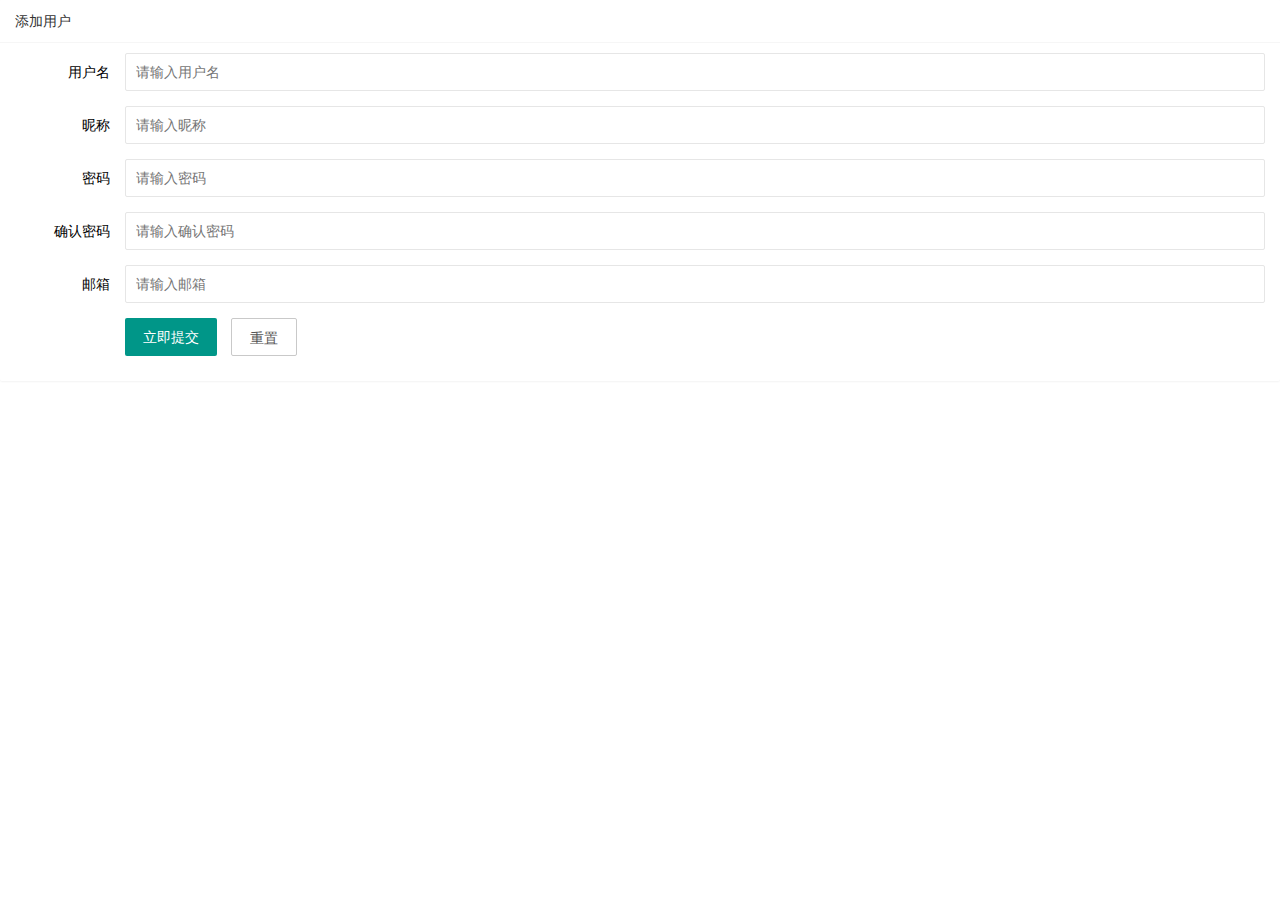
<file: bigevent-test-fe-static/user/add.html>
<!DOCTYPE html>
<html lang="en">
<head>
  <meta charset="UTF-8">
  <title>Document</title>
  <link rel="stylesheet" type="text/css" href="../assets/lib/layui/css/layui.css">

</head>
<body>
  <div class="layui-card">
    <div class="layui-card-header">添加用户</div>
    <div class="layui-card-body">
      <!-- 添加用户表单 -->
      <form class="layui-form" action="">
        <!-- 用户名 -->
        <div class="layui-form-item">
          <label class="layui-form-label">用户名</label>
          <div class="layui-input-block">
            <input type="text" name="username" required  lay-verify="required" placeholder="请输入用户名" autocomplete="off" class="layui-input">
          </div>
        </div>
        <!-- 昵称 -->
        <div class="layui-form-item">
          <label class="layui-form-label">昵称</label>
          <div class="layui-input-block">
            <input type="text" name="nickname" required  lay-verify="required|nickname" placeholder="请输入昵称" autocomplete="off" class="layui-input">
          </div>
        </div>
        <!-- 密码 -->
        <div class="layui-form-item">
          <label class="layui-form-label">密码</label>
          <div class="layui-input-block">
            <input type="password" name="password" required  lay-verify="required" placeholder="请输入密码" autocomplete="off" class="layui-input">
          </div>
        </div>
        <!-- 确认密码 -->
        <div class="layui-form-item">
          <label class="layui-form-label">确认密码</label>
          <div class="layui-input-block">
            <input type="password" required  lay-verify="required|same" placeholder="请输入确认密码" autocomplete="off" class="layui-input">
          </div>
        </div>
        <!-- 邮箱 -->
        <div class="layui-form-item">
          <label class="layui-form-label">邮箱</label>
          <div class="layui-input-block">
            <input type="text" name="email" required  lay-verify="required|email" placeholder="请输入邮箱" autocomplete="off" class="layui-input">
          </div>
        </div>
        <!-- 提交按钮 -->
        <div class="layui-form-item">
          <div class="layui-input-block">
            <button class="layui-btn" lay-submit lay-filter="formDemo">立即提交</button>
            <button type="reset" class="layui-btn layui-btn-primary">重置</button>
          </div>
        </div>
      </form>
    </div>
  </div>
  <script type="text/javascript" src="../assets/lib/jquery.js"></script>
  <script type="text/javascript" src="../assets/js/common.js"></script>
  <script type="text/javascript" src="../assets/lib/layui/layui.all.js"></script>
  <script type="text/javascript" src="../assets/lib/template-web.js"></script>
  <script type="text/javascript" src="../assets/js/user/add.js"></script>
<!-- Code injected by live-server -->
<script type="text/javascript">
	// <![CDATA[  <-- For SVG support
	if ('WebSocket' in window) {
		(function () {
			function refreshCSS() {
				var sheets = [].slice.call(document.getElementsByTagName("link"));
				var head = document.getElementsByTagName("head")[0];
				for (var i = 0; i < sheets.length; ++i) {
					var elem = sheets[i];
					var parent = elem.parentElement || head;
					parent.removeChild(elem);
					var rel = elem.rel;
					if (elem.href && typeof rel != "string" || rel.length == 0 || rel.toLowerCase() == "stylesheet") {
						var url = elem.href.replace(/(&|\?)_cacheOverride=\d+/, '');
						elem.href = url + (url.indexOf('?') >= 0 ? '&' : '?') + '_cacheOverride=' + (new Date().valueOf());
					}
					parent.appendChild(elem);
				}
			}
			var protocol = window.location.protocol === 'http:' ? 'ws://' : 'wss://';
			var address = protocol + window.location.host + window.location.pathname + '/ws';
			var socket = new WebSocket(address);
			socket.onmessage = function (msg) {
				if (msg.data == 'reload') window.location.reload();
				else if (msg.data == 'refreshcss') refreshCSS();
			};
			if (sessionStorage && !sessionStorage.getItem('IsThisFirstTime_Log_From_LiveServer')) {
				console.log('Live reload enabled.');
				sessionStorage.setItem('IsThisFirstTime_Log_From_LiveServer', true);
			}
		})();
	}
	else {
		console.error('Upgrade your browser. This Browser is NOT supported WebSocket for Live-Reloading.');
	}
	// ]]>
</script></body>
</html>
</file>
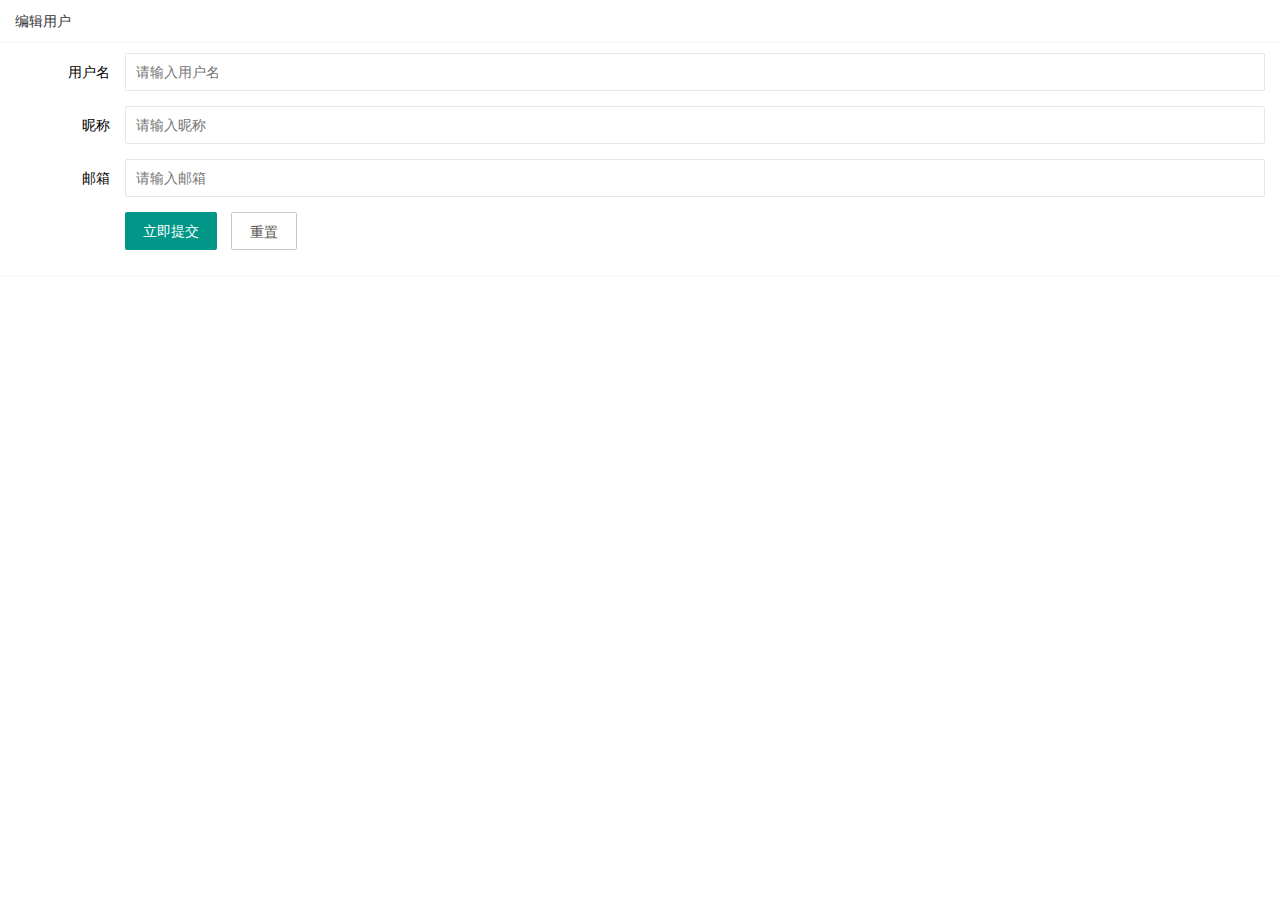
<file: bigevent-test-fe-static/user/edit.html>
<!DOCTYPE html>
<html lang="en">
<head>
  <meta charset="UTF-8">
  <title>Document</title>
  <link rel="stylesheet" type="text/css" href="../assets/lib/layui/css/layui.css">

</head>
<body>
  <div class="layui-card">
    <div class="layui-card-header">编辑用户</div>
    <div class="layui-card-body">
      <!-- 添加用户表单 -->
      <form class="layui-form" lay-filter='editForm' action="">
        <!-- 用户名 -->
        <input type="hidden" name="id">
        <div class="layui-form-item">
          <label class="layui-form-label">用户名</label>
          <div class="layui-input-block">
            <input type="text" name="username" required  lay-verify="required" placeholder="请输入用户名" autocomplete="off" class="layui-input">
          </div>
        </div>
        <!-- 昵称 -->
        <div class="layui-form-item">
          <label class="layui-form-label">昵称</label>
          <div class="layui-input-block">
            <input type="text" name="nickname" required  lay-verify="required|nickname" placeholder="请输入昵称" autocomplete="off" class="layui-input">
          </div>
        </div>
        <!-- 邮箱 -->
        <div class="layui-form-item">
          <label class="layui-form-label">邮箱</label>
          <div class="layui-input-block">
            <input type="text" name="email" required  lay-verify="required|emali" placeholder="请输入邮箱" autocomplete="off" class="layui-input">
          </div>
        </div>
        <!-- 提交按钮 -->
        <div class="layui-form-item">
          <div class="layui-input-block">
            <button class="layui-btn" lay-submit >立即提交</button>
            <button type="reset" class="layui-btn layui-btn-primary">重置</button>
          </div>
        </div>
      </form>
    </div>
  </div>
  <script type="text/javascript" src="../assets/lib/jquery.js"></script>
  <script type="text/javascript" src="../assets/js/common.js"></script>
  <script type="text/javascript" src="../assets/lib/layui/layui.all.js"></script>
  <script type="text/javascript" src="../assets/lib/template-web.js"></script>
  <script type="text/javascript" src="../assets/js/user/edit.js"></script>
</body>
</html>
</file>
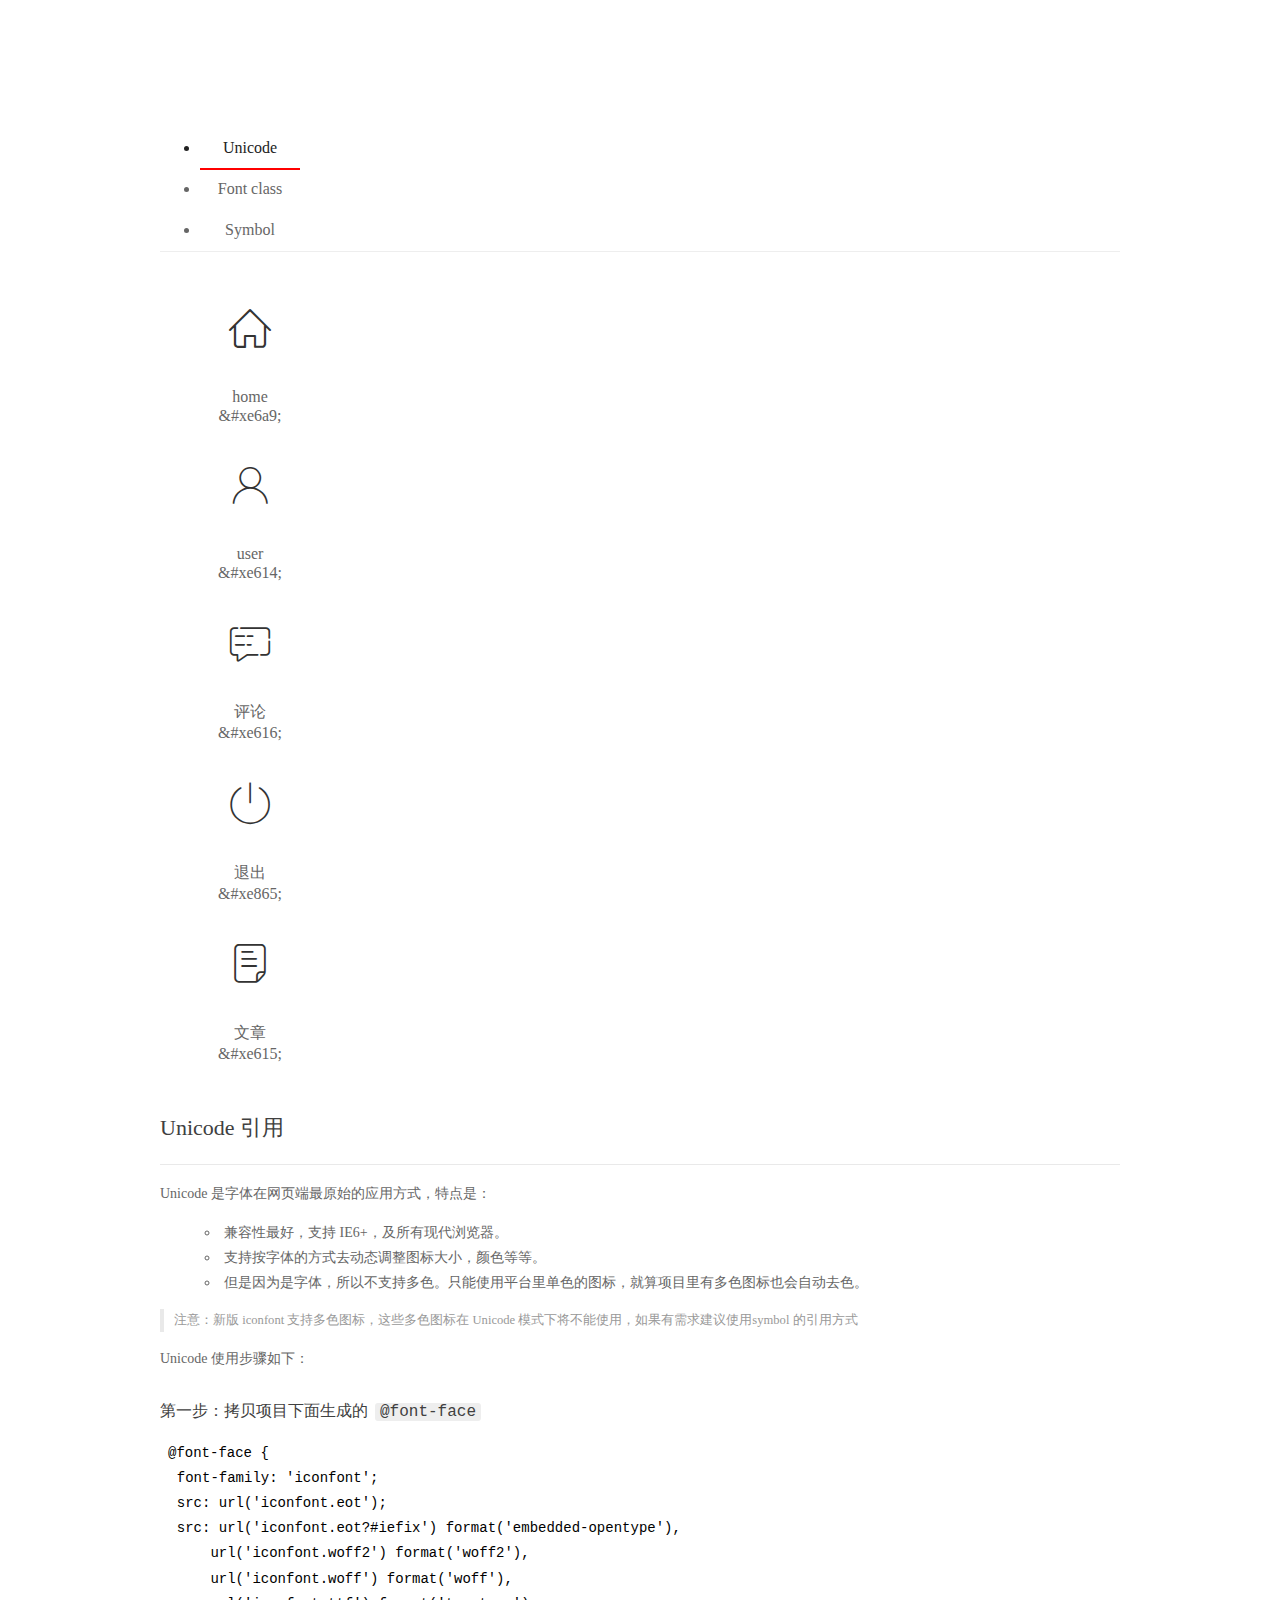
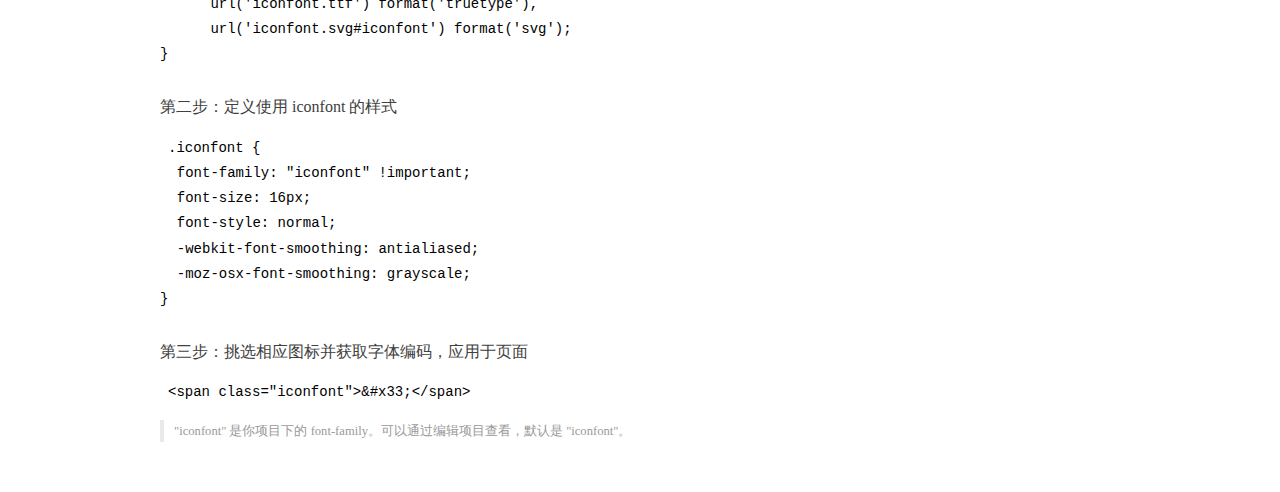
<file: bigevent-test-fe-static/assets/fonts/demo_index.html>
<!DOCTYPE html>
<html>
<head>
  <meta charset="utf-8"/>
  <title>IconFont Demo</title>
  <link rel="shortcut icon" href="https://gtms04.alicdn.com/tps/i4/TB1_oz6GVXXXXaFXpXXJDFnIXXX-64-64.ico" type="image/x-icon"/>
  <link rel="stylesheet" href="https://g.alicdn.com/thx/cube/1.3.2/cube.min.css">
  <link rel="stylesheet" href="demo.css">
  <link rel="stylesheet" href="iconfont.css">
  <script src="iconfont.js"></script>
  <!-- jQuery -->
  <script src="https://a1.alicdn.com/oss/uploads/2018/12/26/7bfddb60-08e8-11e9-9b04-53e73bb6408b.js"></script>
  <!-- 代码高亮 -->
  <script src="https://a1.alicdn.com/oss/uploads/2018/12/26/a3f714d0-08e6-11e9-8a15-ebf944d7534c.js"></script>
</head>
<body>
  <div class="main">
    <h1 class="logo"><a href="https://www.iconfont.cn/" title="iconfont 首页" target="_blank">&#xe86b;</a></h1>
    <div class="nav-tabs">
      <ul id="tabs" class="dib-box">
        <li class="dib active"><span>Unicode</span></li>
        <li class="dib"><span>Font class</span></li>
        <li class="dib"><span>Symbol</span></li>
      </ul>
      
    </div>
    <div class="tab-container">
      <div class="content unicode" style="display: block;">
          <ul class="icon_lists dib-box">
          
            <li class="dib">
              <span class="icon iconfont">&#xe6a9;</span>
                <div class="name">home</div>
                <div class="code-name">&amp;#xe6a9;</div>
              </li>
          
            <li class="dib">
              <span class="icon iconfont">&#xe614;</span>
                <div class="name">user</div>
                <div class="code-name">&amp;#xe614;</div>
              </li>
          
            <li class="dib">
              <span class="icon iconfont">&#xe616;</span>
                <div class="name">评论</div>
                <div class="code-name">&amp;#xe616;</div>
              </li>
          
            <li class="dib">
              <span class="icon iconfont">&#xe865;</span>
                <div class="name">退出</div>
                <div class="code-name">&amp;#xe865;</div>
              </li>
          
            <li class="dib">
              <span class="icon iconfont">&#xe615;</span>
                <div class="name">文章</div>
                <div class="code-name">&amp;#xe615;</div>
              </li>
          
          </ul>
          <div class="article markdown">
          <h2 id="unicode-">Unicode 引用</h2>
          <hr>

          <p>Unicode 是字体在网页端最原始的应用方式，特点是：</p>
          <ul>
            <li>兼容性最好，支持 IE6+，及所有现代浏览器。</li>
            <li>支持按字体的方式去动态调整图标大小，颜色等等。</li>
            <li>但是因为是字体，所以不支持多色。只能使用平台里单色的图标，就算项目里有多色图标也会自动去色。</li>
          </ul>
          <blockquote>
            <p>注意：新版 iconfont 支持多色图标，这些多色图标在 Unicode 模式下将不能使用，如果有需求建议使用symbol 的引用方式</p>
          </blockquote>
          <p>Unicode 使用步骤如下：</p>
          <h3 id="-font-face">第一步：拷贝项目下面生成的 <code>@font-face</code></h3>
<pre><code class="language-css"
>@font-face {
  font-family: 'iconfont';
  src: url('iconfont.eot');
  src: url('iconfont.eot?#iefix') format('embedded-opentype'),
      url('iconfont.woff2') format('woff2'),
      url('iconfont.woff') format('woff'),
      url('iconfont.ttf') format('truetype'),
      url('iconfont.svg#iconfont') format('svg');
}
</code></pre>
          <h3 id="-iconfont-">第二步：定义使用 iconfont 的样式</h3>
<pre><code class="language-css"
>.iconfont {
  font-family: "iconfont" !important;
  font-size: 16px;
  font-style: normal;
  -webkit-font-smoothing: antialiased;
  -moz-osx-font-smoothing: grayscale;
}
</code></pre>
          <h3 id="-">第三步：挑选相应图标并获取字体编码，应用于页面</h3>
<pre>
<code class="language-html"
>&lt;span class="iconfont"&gt;&amp;#x33;&lt;/span&gt;
</code></pre>
          <blockquote>
            <p>"iconfont" 是你项目下的 font-family。可以通过编辑项目查看，默认是 "iconfont"。</p>
          </blockquote>
          </div>
      </div>
      <div class="content font-class">
        <ul class="icon_lists dib-box">
          
          <li class="dib">
            <span class="icon iconfont icon-home"></span>
            <div class="name">
              home
            </div>
            <div class="code-name">.icon-home
            </div>
          </li>
          
          <li class="dib">
            <span class="icon iconfont icon-user"></span>
            <div class="name">
              user
            </div>
            <div class="code-name">.icon-user
            </div>
          </li>
          
          <li class="dib">
            <span class="icon iconfont icon-pinglun"></span>
            <div class="name">
              评论
            </div>
            <div class="code-name">.icon-pinglun
            </div>
          </li>
          
          <li class="dib">
            <span class="icon iconfont icon-tuichu"></span>
            <div class="name">
              退出
            </div>
            <div class="code-name">.icon-tuichu
            </div>
          </li>
          
          <li class="dib">
            <span class="icon iconfont icon-16"></span>
            <div class="name">
              文章
            </div>
            <div class="code-name">.icon-16
            </div>
          </li>
          
        </ul>
        <div class="article markdown">
        <h2 id="font-class-">font-class 引用</h2>
        <hr>

        <p>font-class 是 Unicode 使用方式的一种变种，主要是解决 Unicode 书写不直观，语意不明确的问题。</p>
        <p>与 Unicode 使用方式相比，具有如下特点：</p>
        <ul>
          <li>兼容性良好，支持 IE8+，及所有现代浏览器。</li>
          <li>相比于 Unicode 语意明确，书写更直观。可以很容易分辨这个 icon 是什么。</li>
          <li>因为使用 class 来定义图标，所以当要替换图标时，只需要修改 class 里面的 Unicode 引用。</li>
          <li>不过因为本质上还是使用的字体，所以多色图标还是不支持的。</li>
        </ul>
        <p>使用步骤如下：</p>
        <h3 id="-fontclass-">第一步：引入项目下面生成的 fontclass 代码：</h3>
<pre><code class="language-html">&lt;link rel="stylesheet" href="./iconfont.css"&gt;
</code></pre>
        <h3 id="-">第二步：挑选相应图标并获取类名，应用于页面：</h3>
<pre><code class="language-html">&lt;span class="iconfont icon-xxx"&gt;&lt;/span&gt;
</code></pre>
        <blockquote>
          <p>"
            iconfont" 是你项目下的 font-family。可以通过编辑项目查看，默认是 "iconfont"。</p>
        </blockquote>
      </div>
      </div>
      <div class="content symbol">
          <ul class="icon_lists dib-box">
          
            <li class="dib">
                <svg class="icon svg-icon" aria-hidden="true">
                  <use xlink:href="#icon-home"></use>
                </svg>
                <div class="name">home</div>
                <div class="code-name">#icon-home</div>
            </li>
          
            <li class="dib">
                <svg class="icon svg-icon" aria-hidden="true">
                  <use xlink:href="#icon-user"></use>
                </svg>
                <div class="name">user</div>
                <div class="code-name">#icon-user</div>
            </li>
          
            <li class="dib">
                <svg class="icon svg-icon" aria-hidden="true">
                  <use xlink:href="#icon-pinglun"></use>
                </svg>
                <div class="name">评论</div>
                <div class="code-name">#icon-pinglun</div>
            </li>
          
            <li class="dib">
                <svg class="icon svg-icon" aria-hidden="true">
                  <use xlink:href="#icon-tuichu"></use>
                </svg>
                <div class="name">退出</div>
                <div class="code-name">#icon-tuichu</div>
            </li>
          
            <li class="dib">
                <svg class="icon svg-icon" aria-hidden="true">
                  <use xlink:href="#icon-16"></use>
                </svg>
                <div class="name">文章</div>
                <div class="code-name">#icon-16</div>
            </li>
          
          </ul>
          <div class="article markdown">
          <h2 id="symbol-">Symbol 引用</h2>
          <hr>

          <p>这是一种全新的使用方式，应该说这才是未来的主流，也是平台目前推荐的用法。相关介绍可以参考这篇<a href="">文章</a>
            这种用法其实是做了一个 SVG 的集合，与另外两种相比具有如下特点：</p>
          <ul>
            <li>支持多色图标了，不再受单色限制。</li>
            <li>通过一些技巧，支持像字体那样，通过 <code>font-size</code>, <code>color</code> 来调整样式。</li>
            <li>兼容性较差，支持 IE9+，及现代浏览器。</li>
            <li>浏览器渲染 SVG 的性能一般，还不如 png。</li>
          </ul>
          <p>使用步骤如下：</p>
          <h3 id="-symbol-">第一步：引入项目下面生成的 symbol 代码：</h3>
<pre><code class="language-html">&lt;script src="./iconfont.js"&gt;&lt;/script&gt;
</code></pre>
          <h3 id="-css-">第二步：加入通用 CSS 代码（引入一次就行）：</h3>
<pre><code class="language-html">&lt;style&gt;
.icon {
  width: 1em;
  height: 1em;
  vertical-align: -0.15em;
  fill: currentColor;
  overflow: hidden;
}
&lt;/style&gt;
</code></pre>
          <h3 id="-">第三步：挑选相应图标并获取类名，应用于页面：</h3>
<pre><code class="language-html">&lt;svg class="icon" aria-hidden="true"&gt;
  &lt;use xlink:href="#icon-xxx"&gt;&lt;/use&gt;
&lt;/svg&gt;
</code></pre>
          </div>
      </div>

    </div>
  </div>
  <script>
  $(document).ready(function () {
      $('.tab-container .content:first').show()

      $('#tabs li').click(function (e) {
        var tabContent = $('.tab-container .content')
        var index = $(this).index()

        if ($(this).hasClass('active')) {
          return
        } else {
          $('#tabs li').removeClass('active')
          $(this).addClass('active')

          tabContent.hide().eq(index).fadeIn()
        }
      })
    })
  </script>
</body>
</html>
</file>
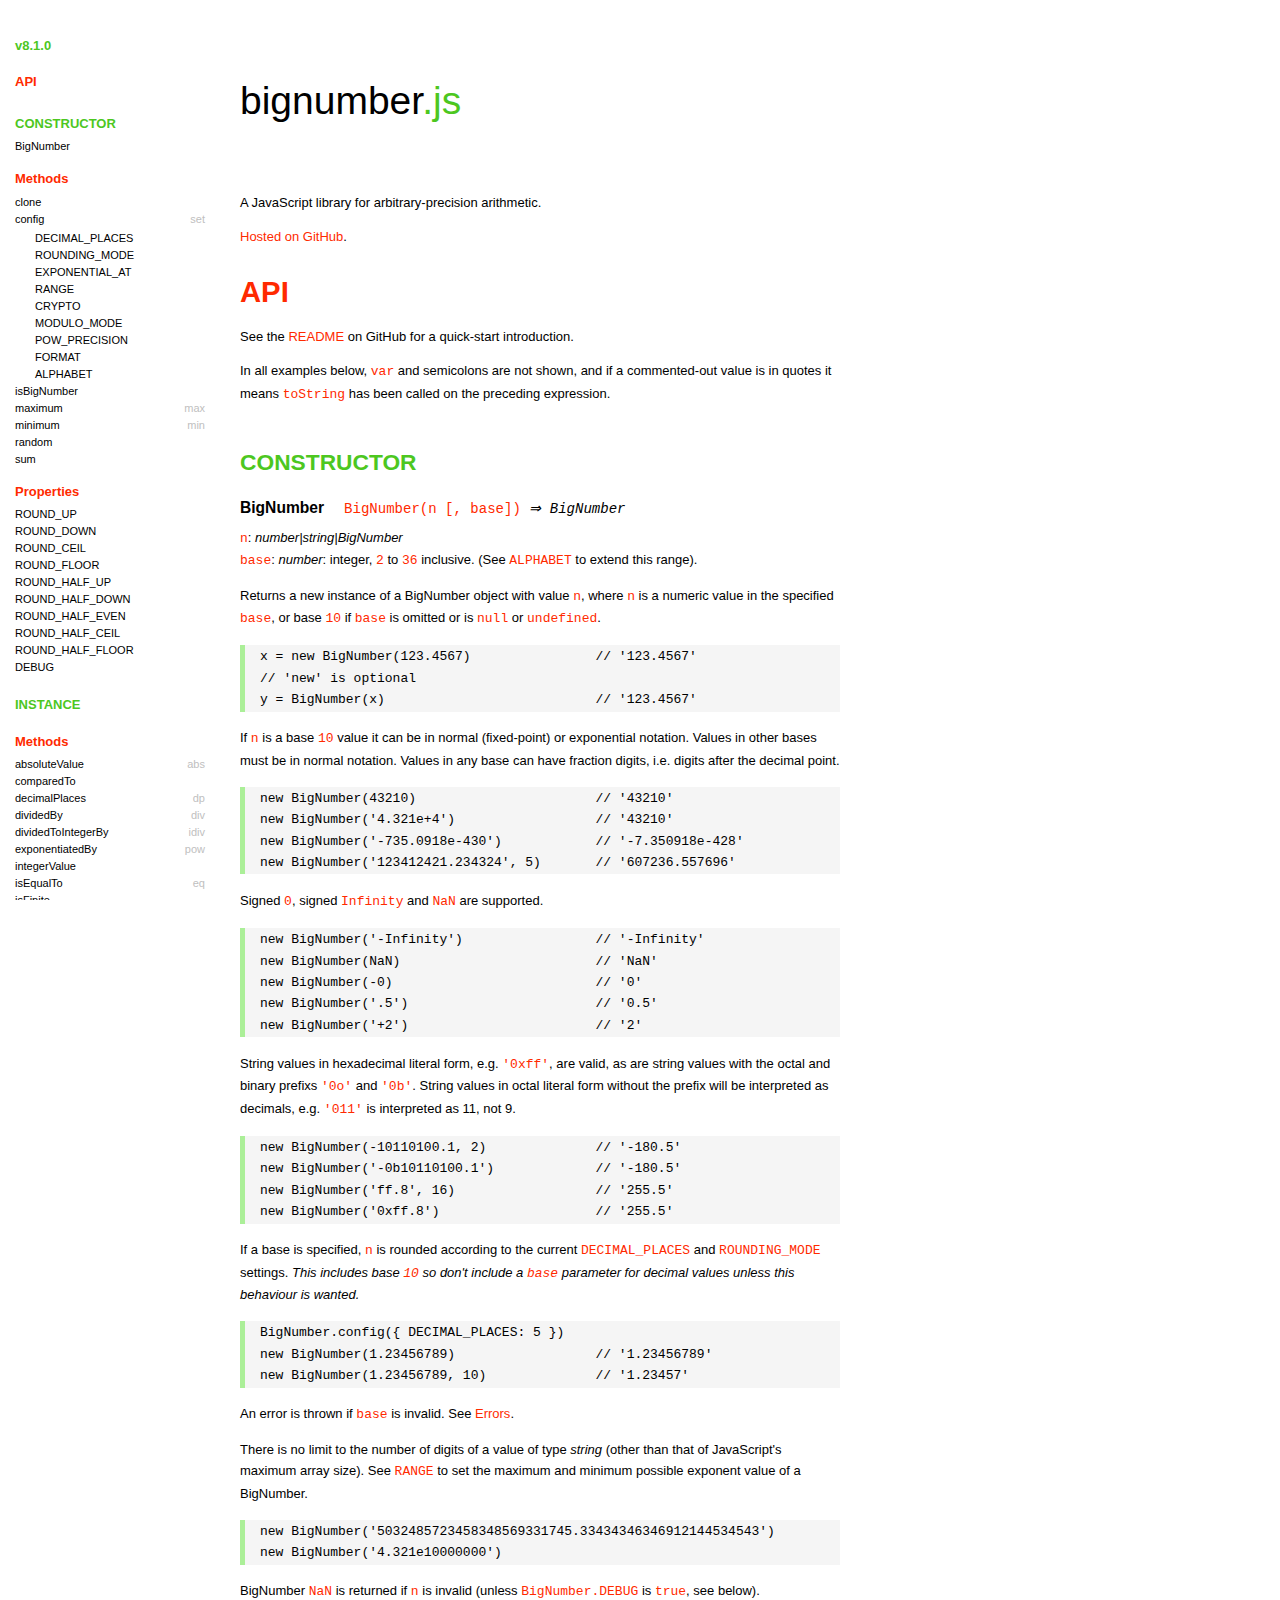
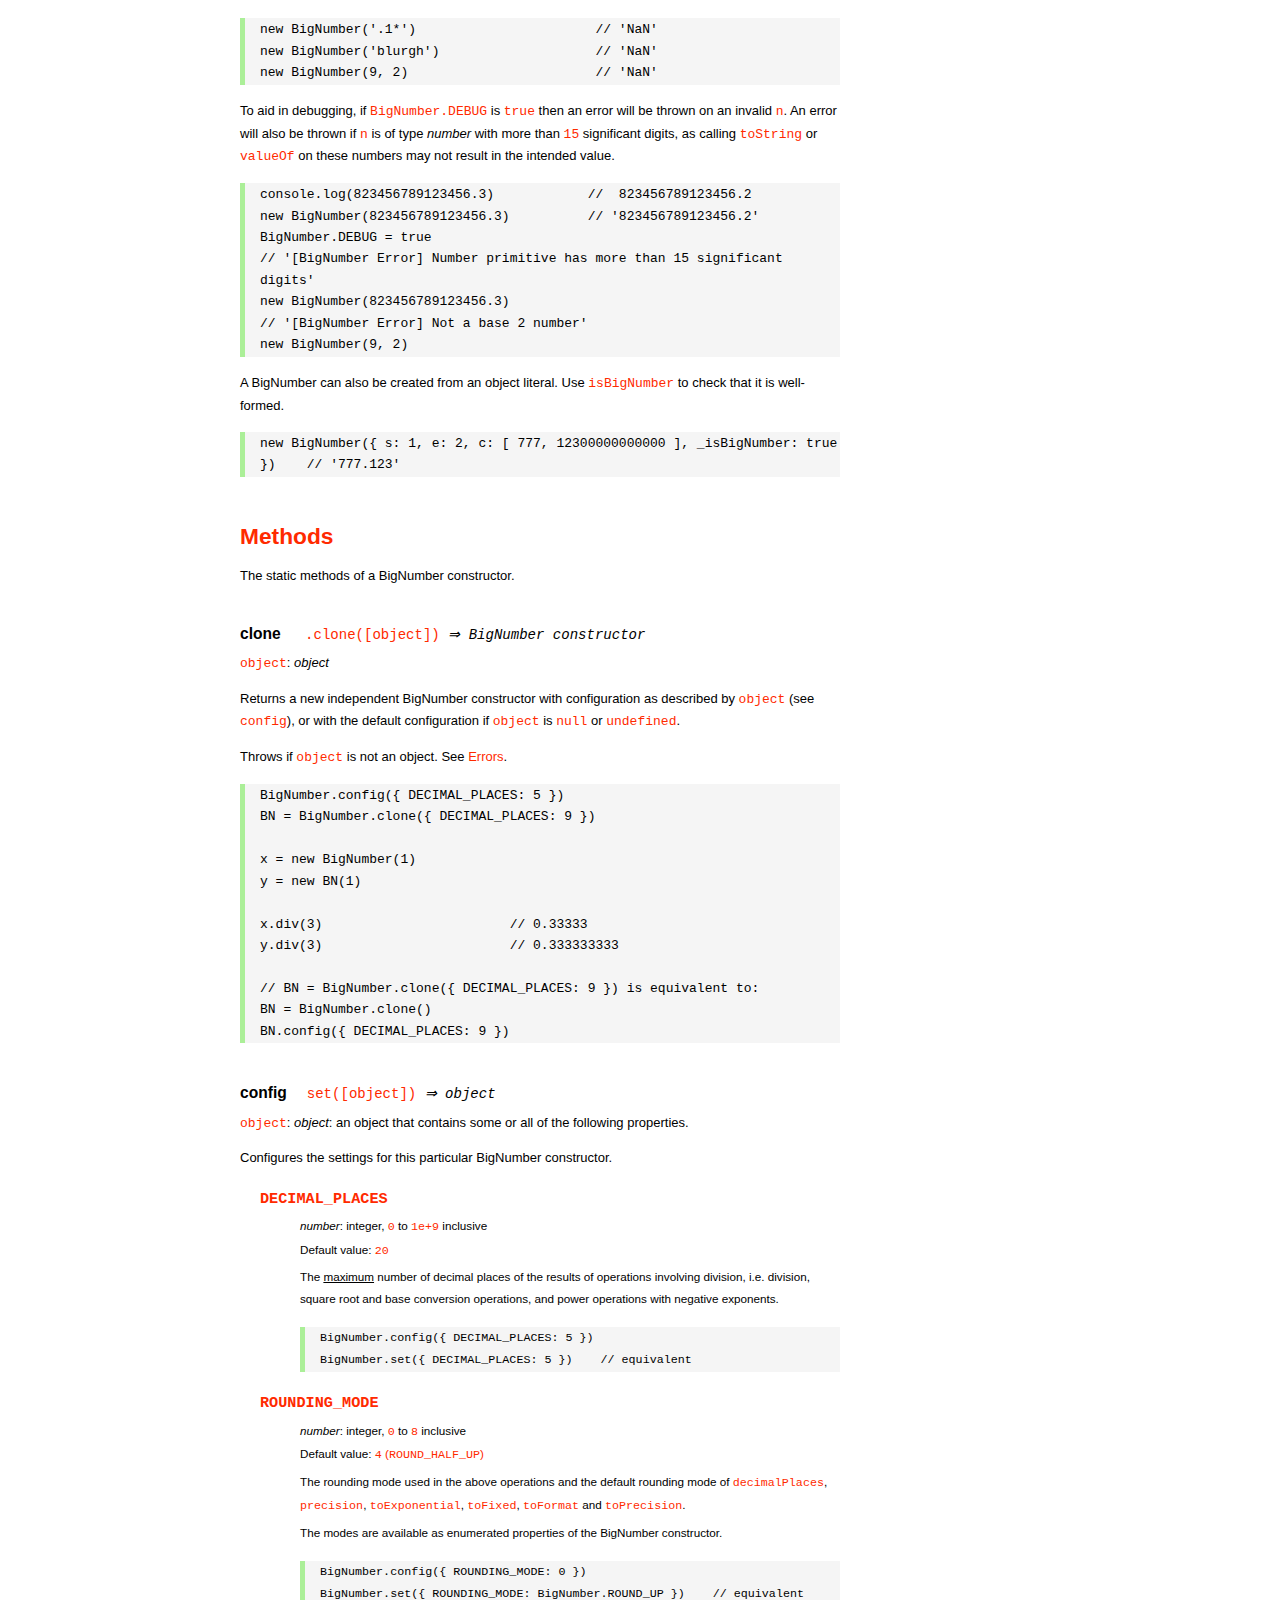
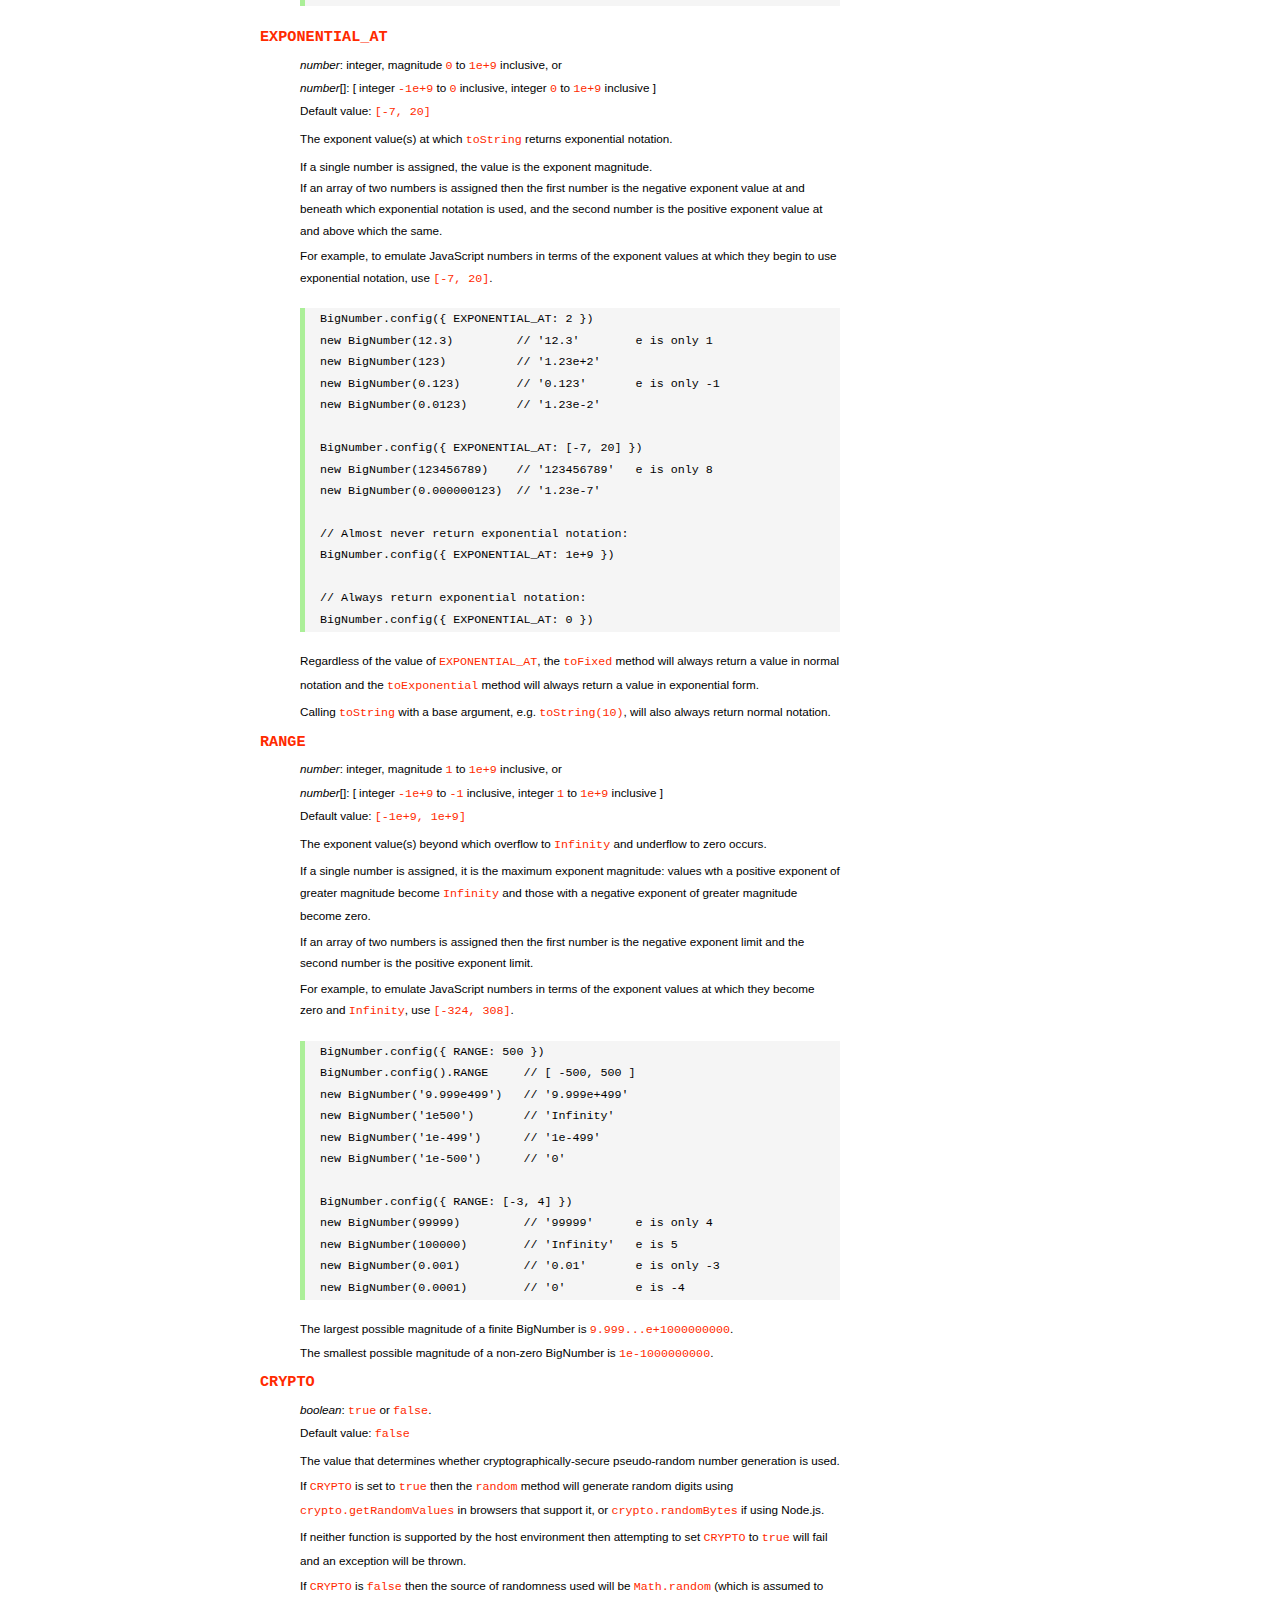
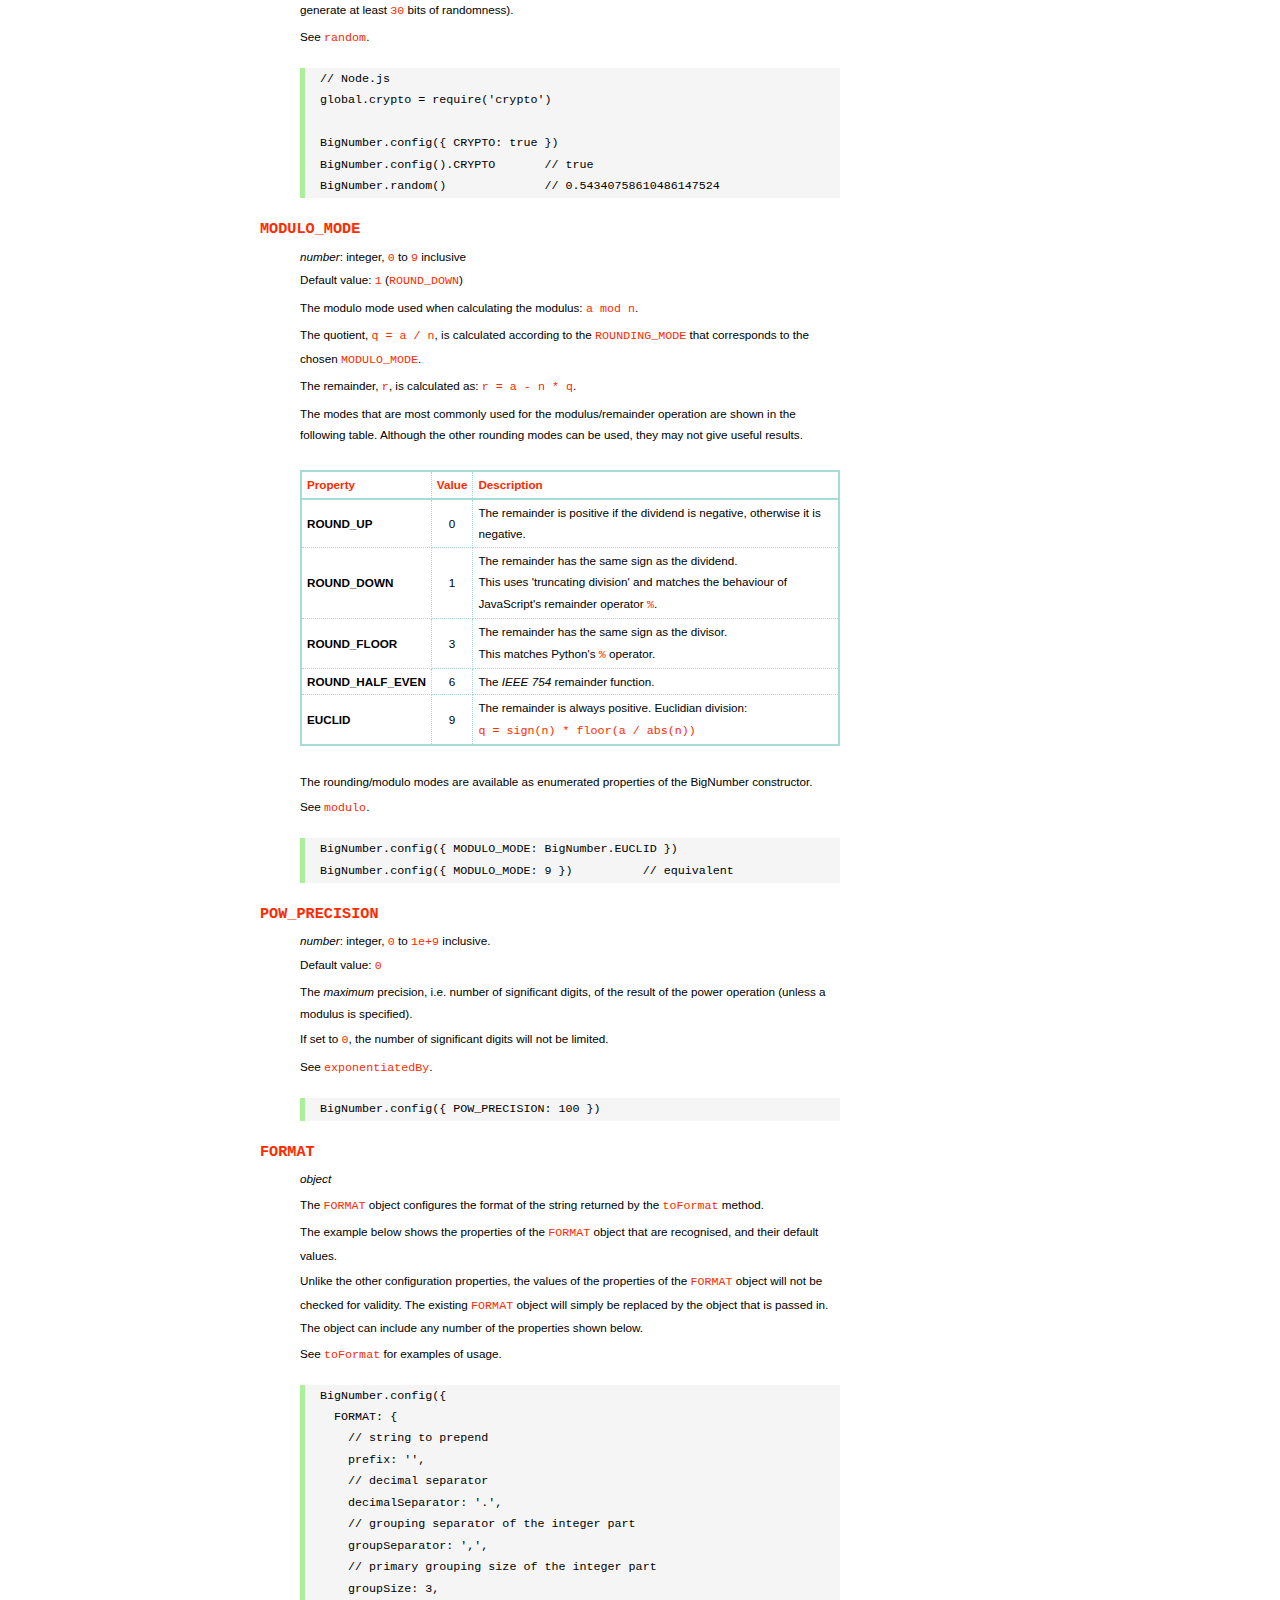
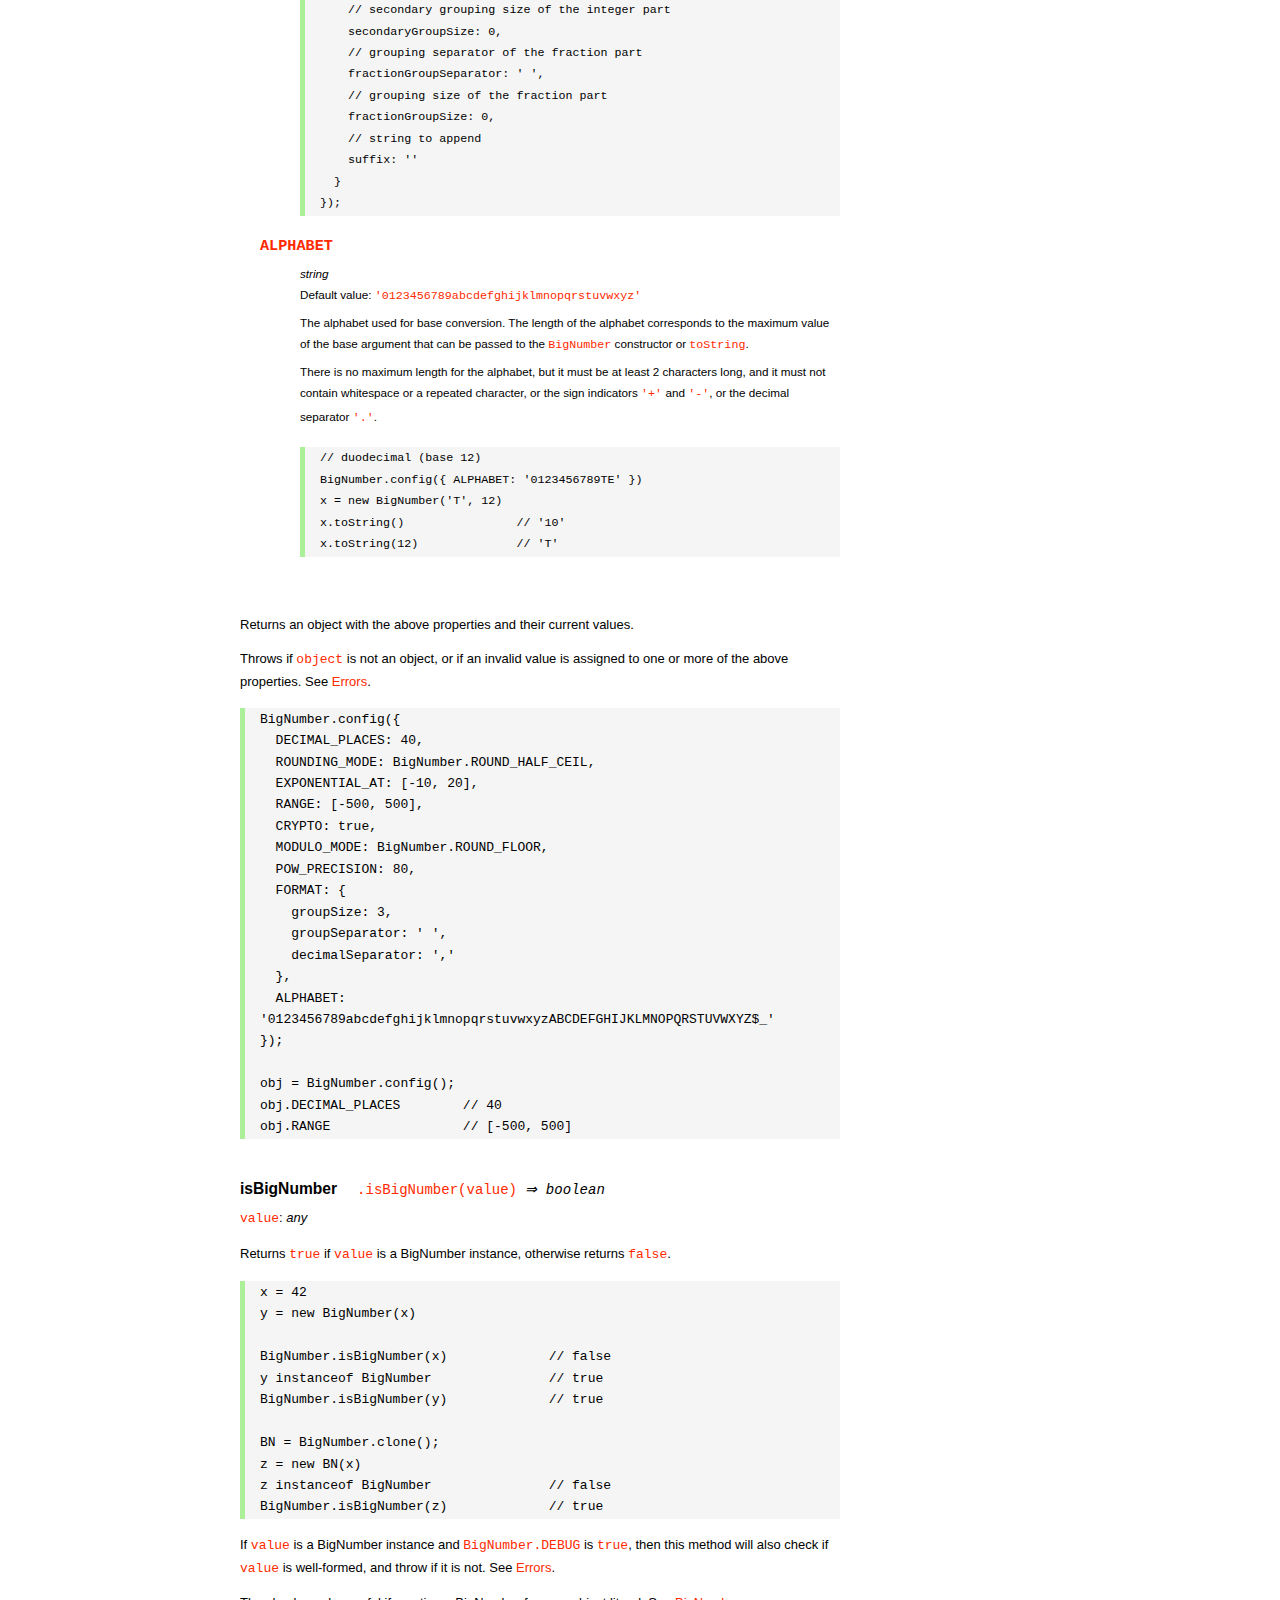
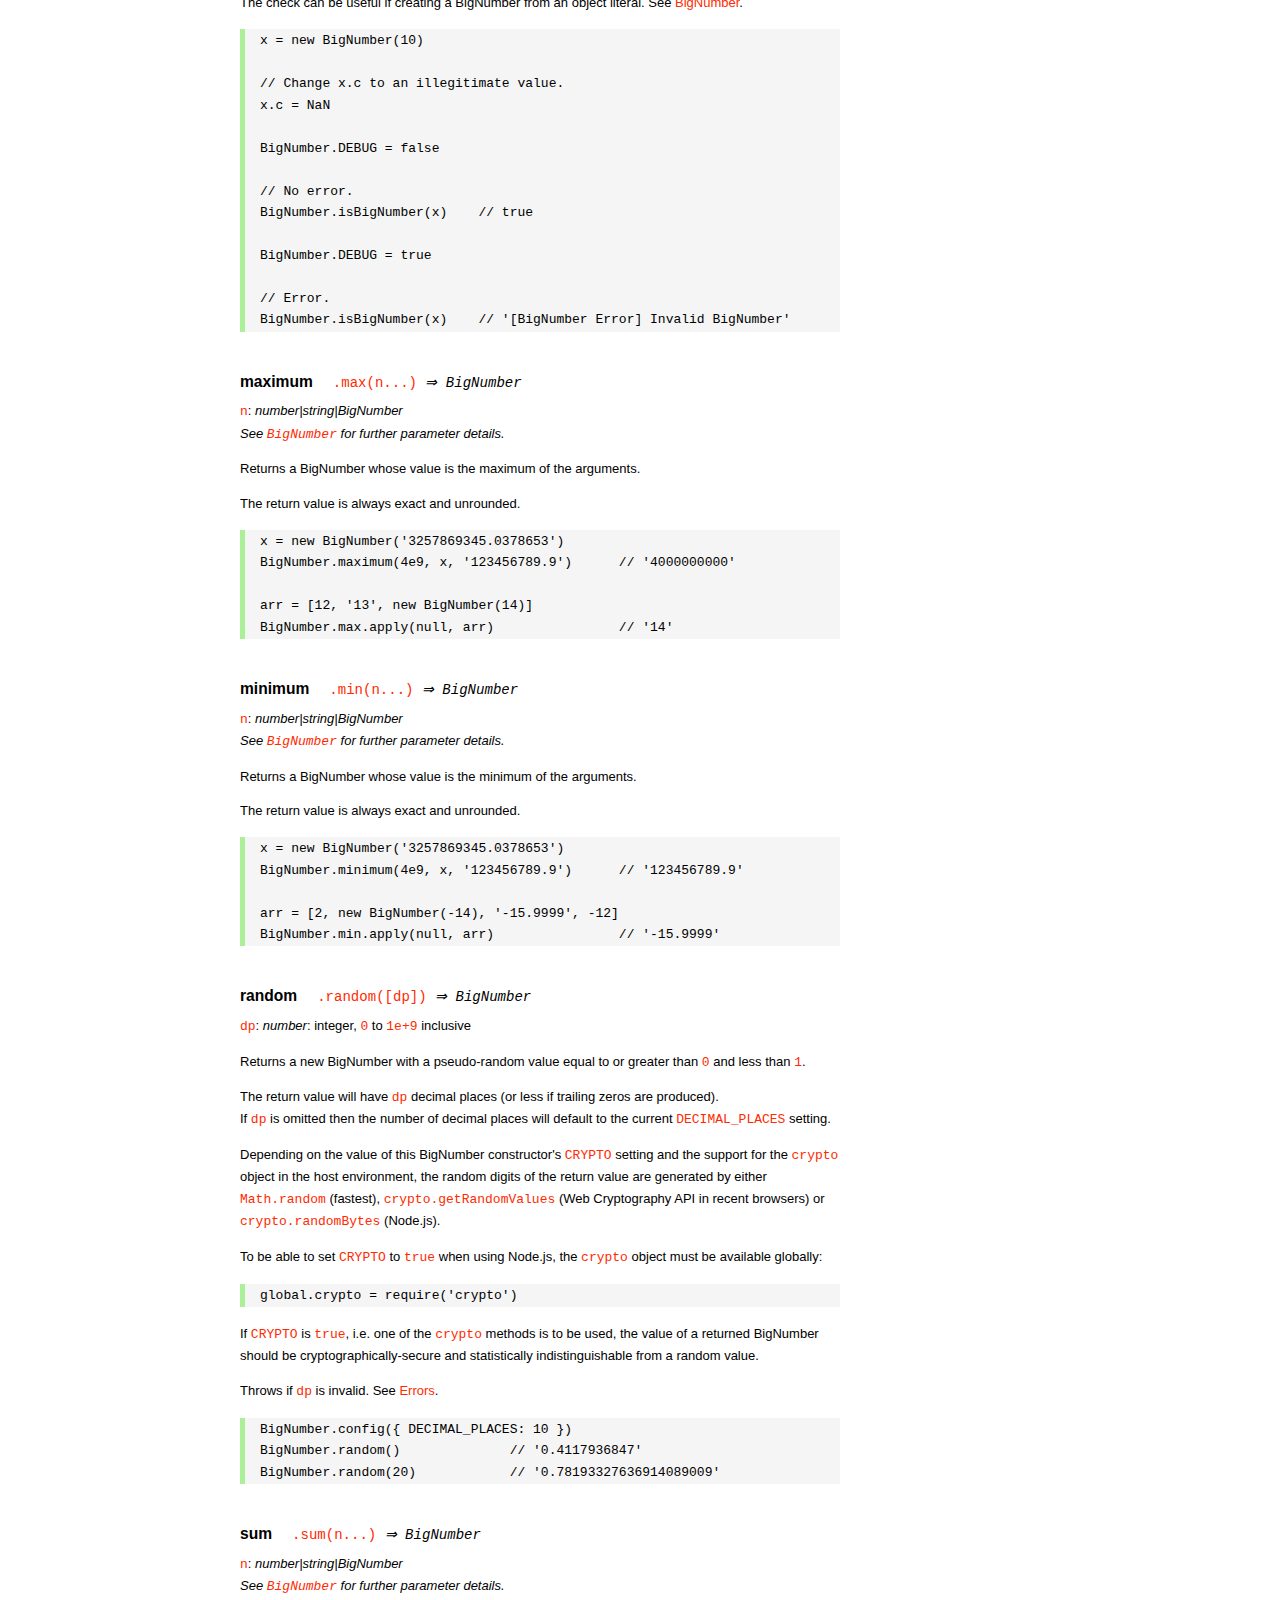
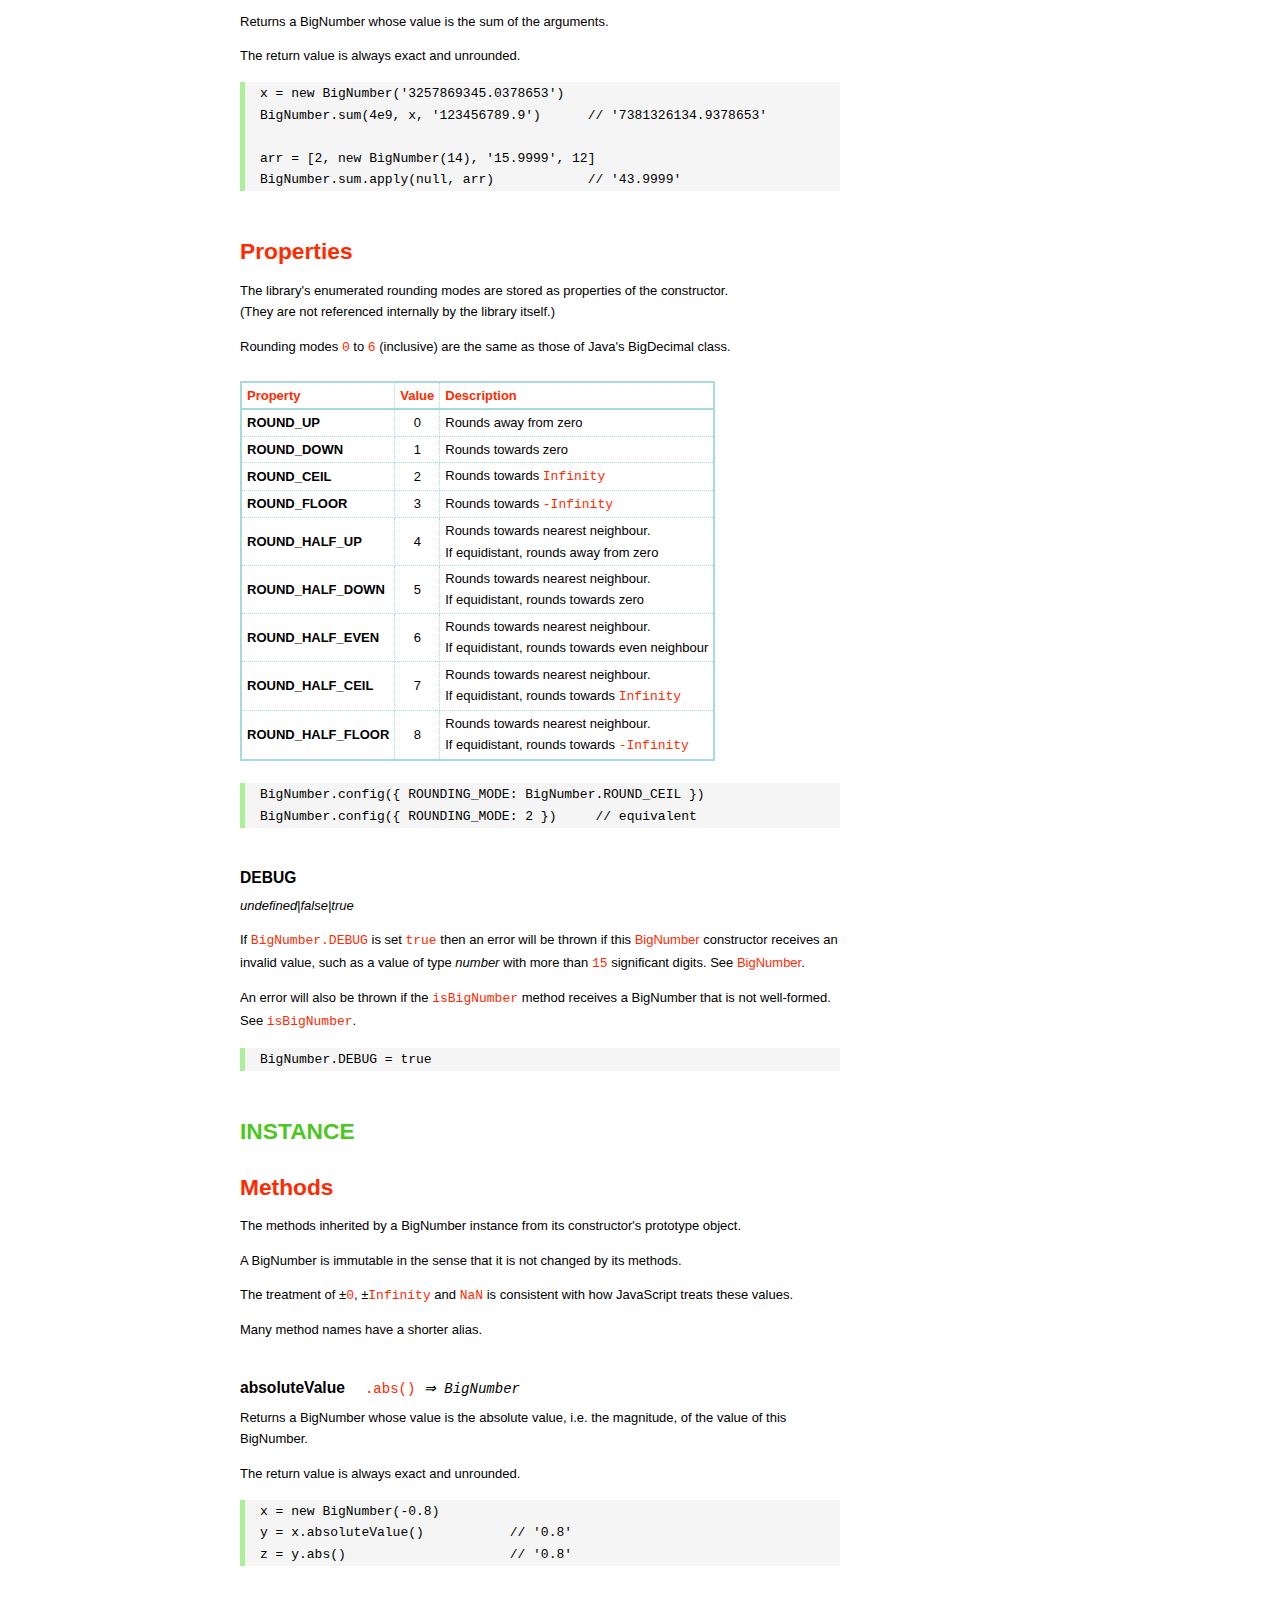
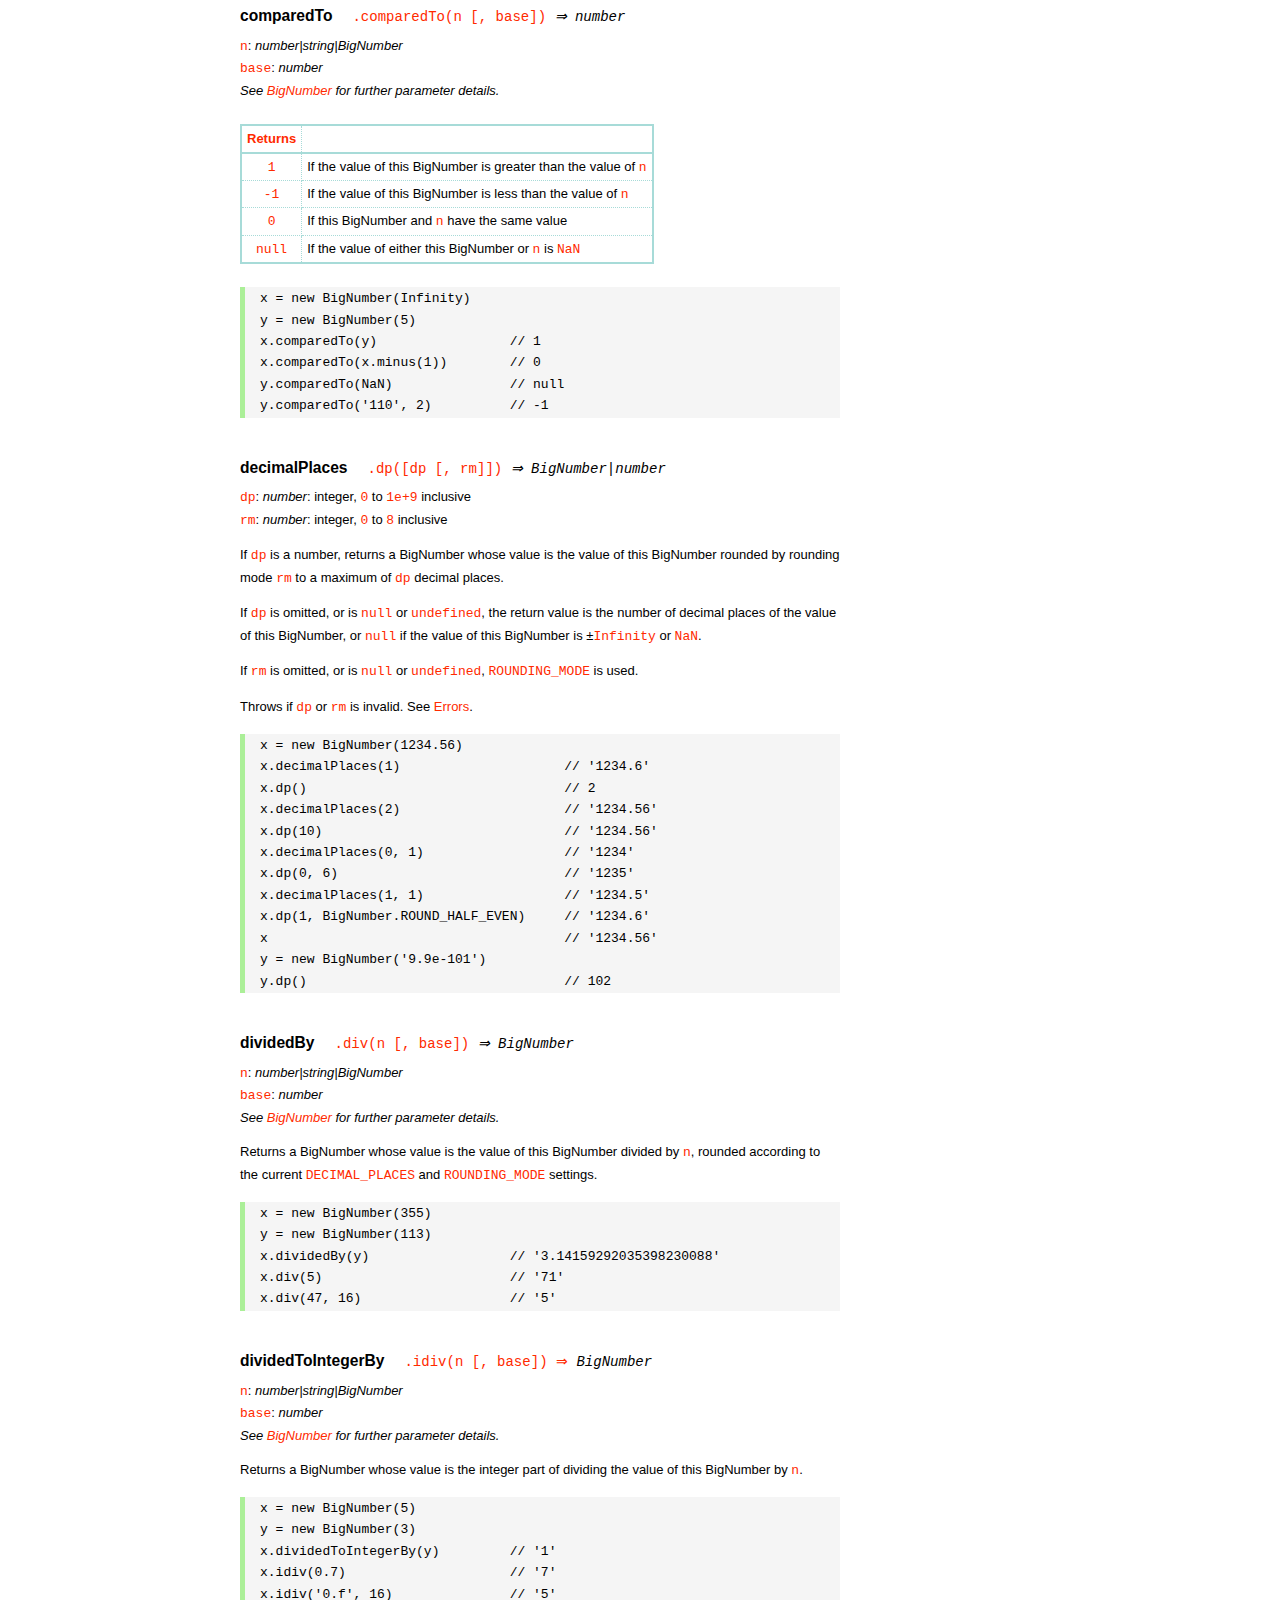
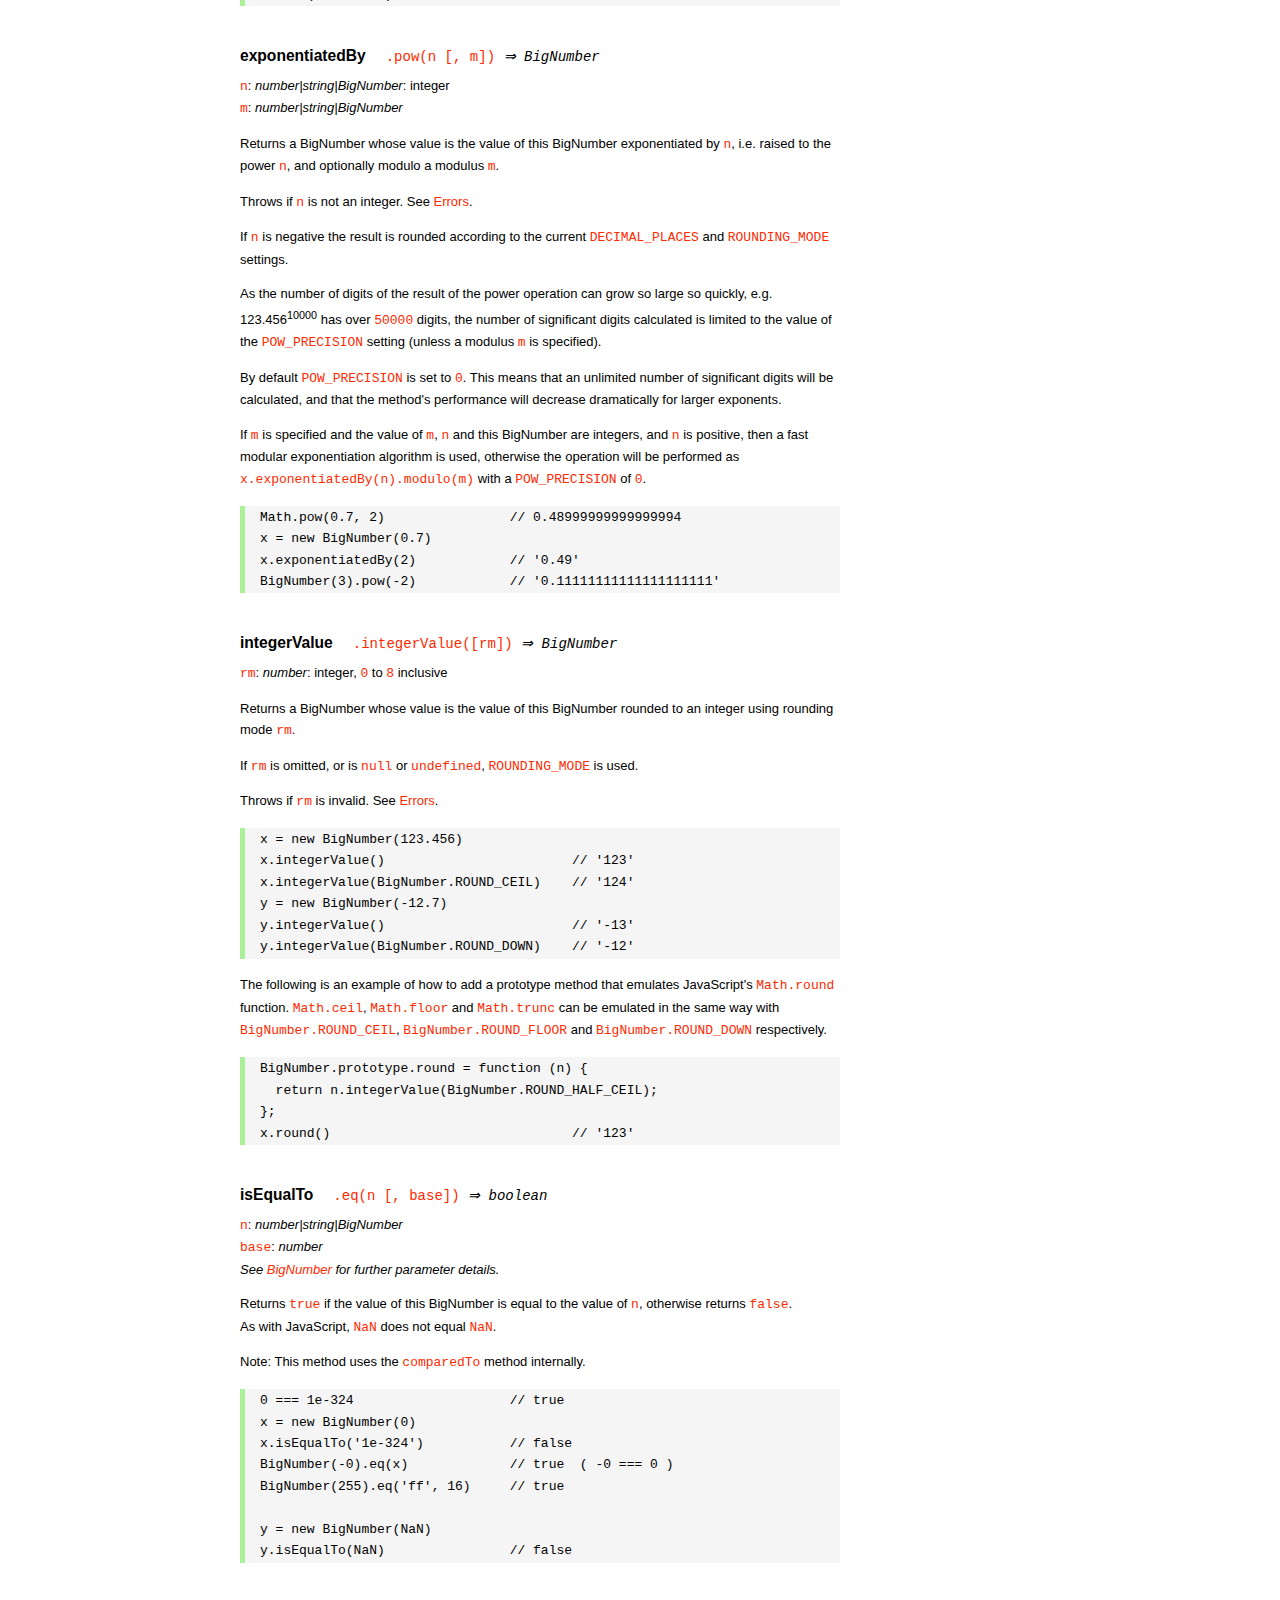
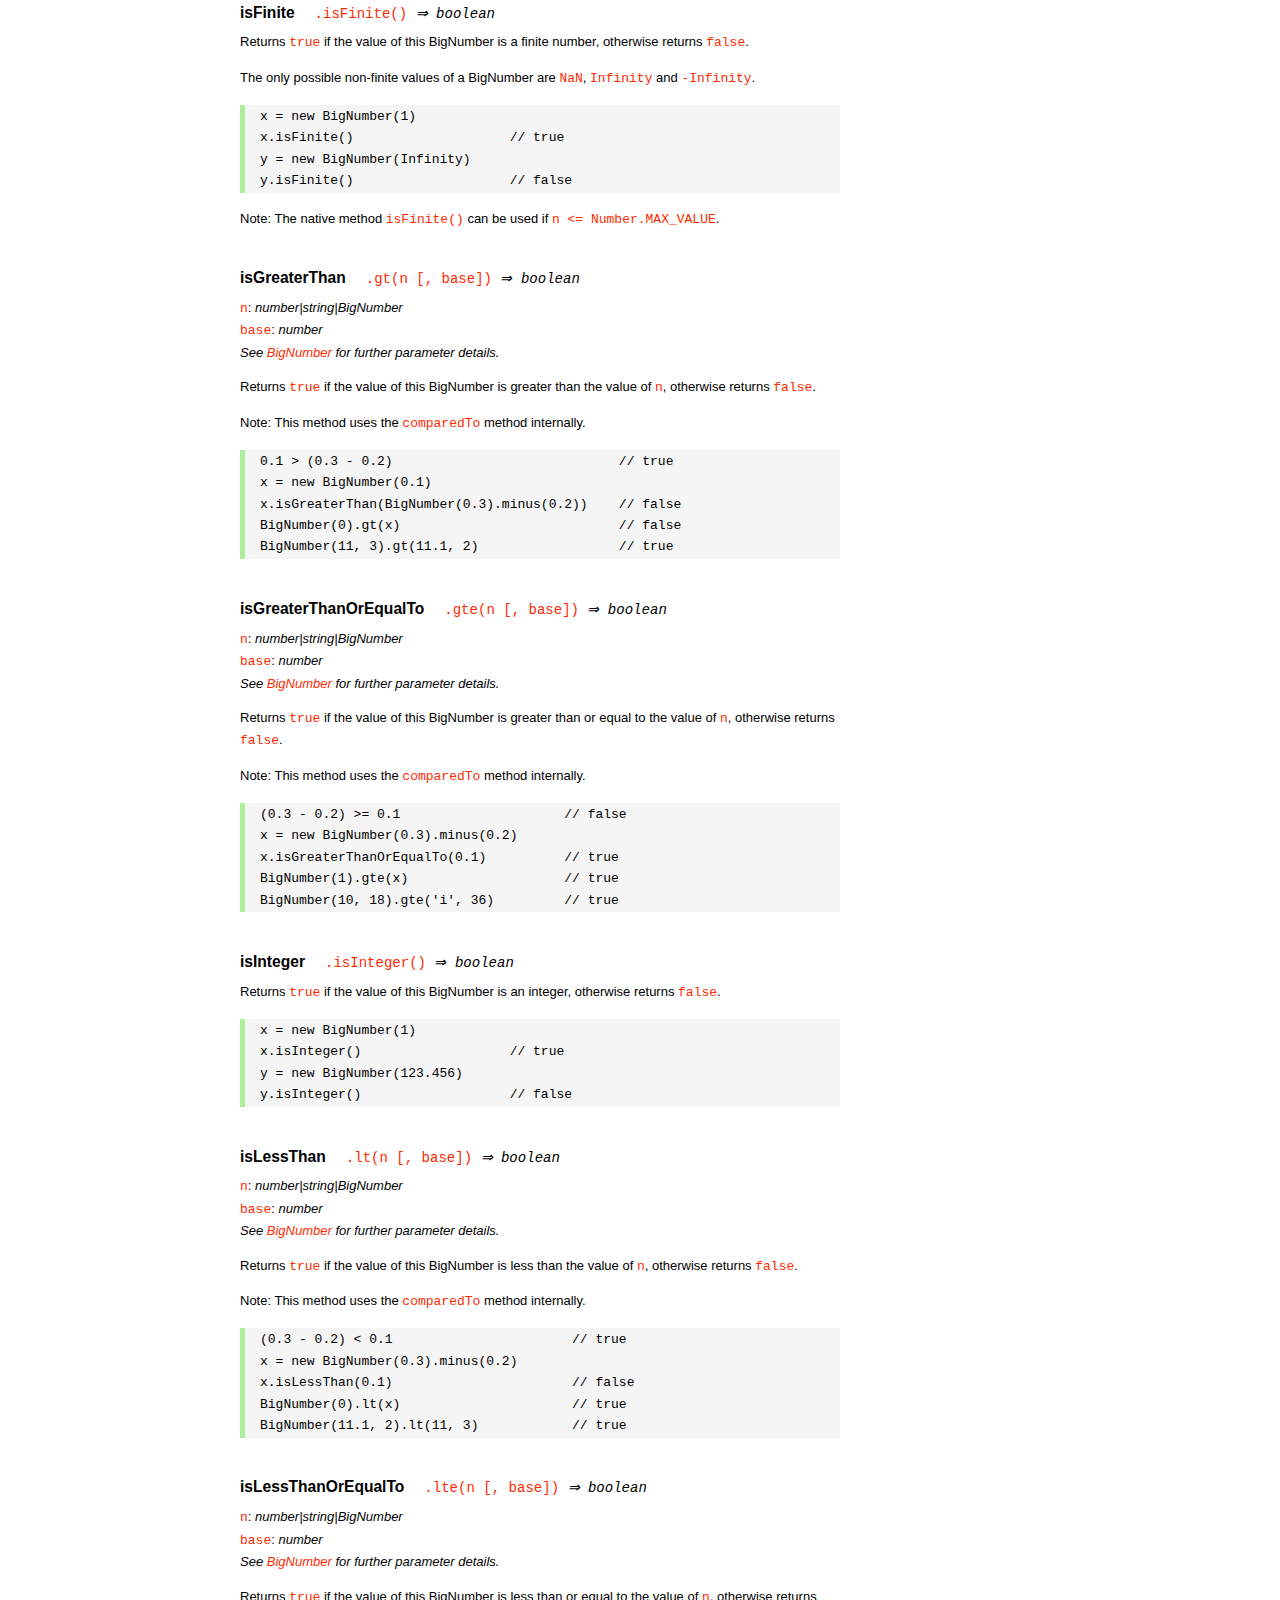
<file: bigevent-test-be/node_modules/bignumber.js/doc/API.html>
<!DOCTYPE HTML>
<html>
<head>
<meta charset="utf-8">
<meta http-equiv="X-UA-Compatible" content="IE=edge">
<meta name="Author" content="M Mclaughlin">
<title>bignumber.js API</title>
<style>
html{font-size:100%}
body{background:#fff;font-family:"Helvetica Neue",Helvetica,Arial,sans-serif;font-size:13px;
  line-height:1.65em;min-height:100%;margin:0}
body,i{color:#000}
.nav{background:#fff;position:fixed;top:0;bottom:0;left:0;width:200px;overflow-y:auto;
  padding:15px 0 30px 15px}
div.container{width:600px;margin:50px 0 50px 240px}
p{margin:0 0 1em;width:600px}
pre,ul{margin:1em 0}
h1,h2,h3,h4,h5{margin:0;padding:1.5em 0 0}
h1,h2{padding:.75em 0}
h1{font:400 3em Verdana,sans-serif;color:#000;margin-bottom:1em}
h2{font-size:2.25em;color:#ff2a00}
h3{font-size:1.75em;color:#4dc71f}
h4{font-size:1.75em;color:#ff2a00;padding-bottom:.75em}
h5{font-size:1.2em;margin-bottom:.4em}
h6{font-size:1.1em;margin-bottom:0.8em;padding:0.5em 0}
dd{padding-top:.35em}
dt{padding-top:.5em}
b{font-weight:700}
dt b{font-size:1.3em}
a,a:visited{color:#ff2a00;text-decoration:none}
a:active,a:hover{outline:0;text-decoration:underline}
.nav a,.nav b,.nav a:visited{display:block;color:#ff2a00;font-weight:700; margin-top:15px}
.nav b{color:#4dc71f;margin-top:20px;cursor:default;width:auto}
ul{list-style-type:none;padding:0 0 0 20px}
.nav ul{line-height:14px;padding-left:0;margin:5px 0 0}
.nav ul a,.nav ul a:visited,span{display:inline;color:#000;font-family:Verdana,Geneva,sans-serif;
  font-size:11px;font-weight:400;margin:0}
.inset,ul.inset{margin-left:20px}
.inset{font-size:.9em}
.nav li{width:auto;margin:0 0 3px}
.alias{font-style:italic;margin-left:20px}
table{border-collapse:collapse;border-spacing:0;border:2px solid #a7dbd8;margin:1.75em 0;padding:0}
td,th{text-align:left;margin:0;padding:2px 5px;border:1px dotted #a7dbd8}
th{border-top:2px solid #a7dbd8;border-bottom:2px solid #a7dbd8;color:#ff2a00}
code,pre{font-family:Consolas, monaco, monospace;font-weight:400}
pre{background:#f5f5f5;white-space:pre-wrap;word-wrap:break-word;border-left:5px solid #abef98;
  padding:1px 0 1px 15px;margin:1.2em 0}
code,.nav-title{color:#ff2a00}
.end{margin-bottom:25px}
.centre{text-align:center}
.error-table{font-size:13px;width:100%}
#faq{margin:3em 0 0}
li span{float:right;margin-right:10px;color:#c0c0c0}
#js{font:inherit;color:#4dc71f}
</style>
</head>
<body>

  <div class="nav">

    <b>v8.1.0</b>

	<a class='nav-title' href="#">API</a>

    <b> CONSTRUCTOR </b>
    <ul>
      <li><a href="#bignumber">BigNumber</a></li>
    </ul>

    <a href="#methods">Methods</a>
    <ul>
      <li><a href="#clone">clone</a></li>
      <li><a href="#config" >config</a><span>set</span></li>
      <li>
        <ul class="inset">
          <li><a href="#decimal-places">DECIMAL_PLACES</a></li>
          <li><a href="#rounding-mode" >ROUNDING_MODE</a></li>
          <li><a href="#exponential-at">EXPONENTIAL_AT</a></li>
          <li><a href="#range"         >RANGE</a></li>
          <li><a href="#crypto"        >CRYPTO</a></li>
          <li><a href="#modulo-mode"   >MODULO_MODE</a></li>
          <li><a href="#pow-precision" >POW_PRECISION</a></li>
          <li><a href="#format"        >FORMAT</a></li>
          <li><a href="#alphabet"      >ALPHABET</a></li>
        </ul>
      </li>
      <li><a href="#isBigNumber">isBigNumber</a></li>
      <li><a href="#max"        >maximum</a><span>max</span></li>
      <li><a href="#min"        >minimum</a><span>min</span></li>
      <li><a href="#random"     >random</a></li>
      <li><a href="#sum"        >sum</a></li>
    </ul>

    <a href="#constructor-properties">Properties</a>
    <ul>
      <li><a href="#round-up"        >ROUND_UP</a></li>
      <li><a href="#round-down"      >ROUND_DOWN</a></li>
      <li><a href="#round-ceil"      >ROUND_CEIL</a></li>
      <li><a href="#round-floor"     >ROUND_FLOOR</a></li>
      <li><a href="#round-half-up"   >ROUND_HALF_UP</a></li>
      <li><a href="#round-half-down" >ROUND_HALF_DOWN</a></li>
      <li><a href="#round-half-even" >ROUND_HALF_EVEN</a></li>
      <li><a href="#round-half-ceil" >ROUND_HALF_CEIL</a></li>
      <li><a href="#round-half-floor">ROUND_HALF_FLOOR</a></li>
      <li><a href="#debug"           >DEBUG</a></li>
    </ul>

    <b> INSTANCE </b>

    <a href="#prototype-methods">Methods</a>
    <ul>
      <li><a href="#abs"    >absoluteValue         </a><span>abs</span>  </li>
      <li><a href="#cmp"    >comparedTo            </a>                  </li>
      <li><a href="#dp"     >decimalPlaces         </a><span>dp</span>   </li>
      <li><a href="#div"    >dividedBy             </a><span>div</span>  </li>
      <li><a href="#divInt" >dividedToIntegerBy    </a><span>idiv</span> </li>
      <li><a href="#pow"    >exponentiatedBy       </a><span>pow</span>  </li>
      <li><a href="#int"    >integerValue          </a>                  </li>
      <li><a href="#eq"     >isEqualTo             </a><span>eq</span>   </li>
      <li><a href="#isF"    >isFinite              </a>                  </li>
      <li><a href="#gt"     >isGreaterThan         </a><span>gt</span>   </li>
      <li><a href="#gte"    >isGreaterThanOrEqualTo</a><span>gte</span>  </li>
      <li><a href="#isInt"  >isInteger             </a>                  </li>
      <li><a href="#lt"     >isLessThan            </a><span>lt</span>   </li>
      <li><a href="#lte"    >isLessThanOrEqualTo   </a><span>lte</span>  </li>
      <li><a href="#isNaN"  >isNaN                 </a>                  </li>
      <li><a href="#isNeg"  >isNegative            </a>                  </li>
      <li><a href="#isPos"  >isPositive            </a>                  </li>
      <li><a href="#isZ"    >isZero                </a>                  </li>
      <li><a href="#minus"  >minus                 </a>                  </li>
      <li><a href="#mod"    >modulo                </a><span>mod</span>  </li>
      <li><a href="#times"  >multipliedBy          </a><span>times</span></li>
      <li><a href="#neg"    >negated               </a>                  </li>
      <li><a href="#plus"   >plus                  </a>                  </li>
      <li><a href="#sd"     >precision             </a><span>sd</span>   </li>
      <li><a href="#shift"  >shiftedBy             </a>                  </li>
      <li><a href="#sqrt"   >squareRoot            </a><span>sqrt</span> </li>
      <li><a href="#toE"    >toExponential         </a>                  </li>
      <li><a href="#toFix"  >toFixed               </a>                  </li>
      <li><a href="#toFor"  >toFormat              </a>                  </li>
      <li><a href="#toFr"   >toFraction            </a>                  </li>
      <li><a href="#toJSON" >toJSON                </a>                  </li>
      <li><a href="#toN"    >toNumber              </a>                  </li>
      <li><a href="#toP"    >toPrecision           </a>                  </li>
      <li><a href="#toS"    >toString              </a>                  </li>
      <li><a href="#valueOf">valueOf               </a>                  </li>
    </ul>

    <a href="#instance-properties">Properties</a>
    <ul>
      <li><a href="#coefficient">c: coefficient</a></li>
      <li><a href="#exponent"   >e: exponent</a></li>
      <li><a href="#sign"       >s: sign</a></li>
    </ul>

    <a href="#zero-nan-infinity">Zero, NaN &amp; Infinity</a>
    <a href="#Errors">Errors</a>
    <a href="#type-coercion">Type coercion</a>
    <a class='end' href="#faq">FAQ</a>

  </div>

  <div class="container">

    <h1>bignumber<span id='js'>.js</span></h1>

    <p>A JavaScript library for arbitrary-precision arithmetic.</p>
    <p><a href="https://github.com/MikeMcl/bignumber.js">Hosted on GitHub</a>. </p>

    <h2>API</h2>

    <p>
      See the <a href='https://github.com/MikeMcl/bignumber.js'>README</a> on GitHub for a
      quick-start introduction.
    </p>
    <p>
      In all examples below, <code>var</code> and semicolons are not shown, and if a commented-out
      value is in quotes it means <code>toString</code> has been called on the preceding expression.
    </p>


    <h3>CONSTRUCTOR</h3>


    <h5 id="bignumber">
      BigNumber<code class='inset'>BigNumber(n [, base]) <i>&rArr; BigNumber</i></code>
    </h5>
    <p>
      <code>n</code>: <i>number|string|BigNumber</i><br />
      <code>base</code>: <i>number</i>: integer, <code>2</code> to <code>36</code> inclusive. (See
      <a href='#alphabet'><code>ALPHABET</code></a> to extend this range).
    </p>
    <p>
      Returns a new instance of a BigNumber object with value <code>n</code>, where <code>n</code>
      is a numeric value in the specified <code>base</code>, or base <code>10</code> if
      <code>base</code> is omitted or is <code>null</code> or <code>undefined</code>.
    </p>
    <pre>
x = new BigNumber(123.4567)                // '123.4567'
// 'new' is optional
y = BigNumber(x)                           // '123.4567'</pre>
    <p>
      If <code>n</code> is a base <code>10</code> value it can be in normal (fixed-point) or
      exponential notation. Values in other bases must be in normal notation. Values in any base can
      have fraction digits, i.e. digits after the decimal point.
    </p>
    <pre>
new BigNumber(43210)                       // '43210'
new BigNumber('4.321e+4')                  // '43210'
new BigNumber('-735.0918e-430')            // '-7.350918e-428'
new BigNumber('123412421.234324', 5)       // '607236.557696'</pre>
    <p>
      Signed <code>0</code>, signed <code>Infinity</code> and <code>NaN</code> are supported.
    </p>
    <pre>
new BigNumber('-Infinity')                 // '-Infinity'
new BigNumber(NaN)                         // 'NaN'
new BigNumber(-0)                          // '0'
new BigNumber('.5')                        // '0.5'
new BigNumber('+2')                        // '2'</pre>
    <p>
      String values in hexadecimal literal form, e.g. <code>'0xff'</code>, are valid, as are
      string values with the octal and binary prefixs <code>'0o'</code> and <code>'0b'</code>.
      String values in octal literal form without the prefix will be interpreted as
      decimals, e.g. <code>'011'</code> is interpreted as 11, not 9.
    </p>
    <pre>
new BigNumber(-10110100.1, 2)              // '-180.5'
new BigNumber('-0b10110100.1')             // '-180.5'
new BigNumber('ff.8', 16)                  // '255.5'
new BigNumber('0xff.8')                    // '255.5'</pre>
    <p>
      If a base is specified, <code>n</code> is rounded according to the current
      <a href='#decimal-places'><code>DECIMAL_PLACES</code></a> and
      <a href='#rounding-mode'><code>ROUNDING_MODE</code></a> settings. <em>This includes base
      <code>10</code> so don't include a <code>base</code> parameter for decimal values unless
      this behaviour is wanted.</em>
    </p>
    <pre>BigNumber.config({ DECIMAL_PLACES: 5 })
new BigNumber(1.23456789)                  // '1.23456789'
new BigNumber(1.23456789, 10)              // '1.23457'</pre>
    <p>An error is thrown if <code>base</code> is invalid. See <a href='#Errors'>Errors</a>.</p>
    <p>
      There is no limit to the number of digits of a value of type <em>string</em> (other than
      that of JavaScript's maximum array size). See <a href='#range'><code>RANGE</code></a> to set
      the maximum and minimum possible exponent value of a BigNumber.
    </p>
    <pre>
new BigNumber('5032485723458348569331745.33434346346912144534543')
new BigNumber('4.321e10000000')</pre>
    <p>BigNumber <code>NaN</code> is returned if <code>n</code> is invalid
    (unless <code>BigNumber.DEBUG</code> is <code>true</code>, see below).</p>
    <pre>
new BigNumber('.1*')                       // 'NaN'
new BigNumber('blurgh')                    // 'NaN'
new BigNumber(9, 2)                        // 'NaN'</pre>
    <p>
      To aid in debugging, if <code>BigNumber.DEBUG</code> is <code>true</code> then an error will
      be thrown on an invalid <code>n</code>. An error will also be thrown if <code>n</code> is of
      type <em>number</em> with more than <code>15</code> significant digits, as calling
      <code><a href='#toS'>toString</a></code> or <code><a href='#valueOf'>valueOf</a></code> on
      these numbers may not result in the intended value.
    </p>
      <pre>
console.log(823456789123456.3)            //  823456789123456.2
new BigNumber(823456789123456.3)          // '823456789123456.2'
BigNumber.DEBUG = true
// '[BigNumber Error] Number primitive has more than 15 significant digits'
new BigNumber(823456789123456.3)
// '[BigNumber Error] Not a base 2 number'
new BigNumber(9, 2)</pre>
    <p>
      A BigNumber can also be created from an object literal.
      Use <code><a href='#isBigNumber'>isBigNumber</a></code> to check that it is well-formed.
    </p>
    <pre>new BigNumber({ s: 1, e: 2, c: [ 777, 12300000000000 ], _isBigNumber: true })    // '777.123'</pre>




    <h4 id="methods">Methods</h4>
     <p>The static methods of a BigNumber constructor.</p>




    <h5 id="clone">clone
      <code class='inset'>.clone([object]) <i>&rArr; BigNumber constructor</i></code>
    </h5>
    <p><code>object</code>: <i>object</i></p>
    <p>
      Returns a new independent BigNumber constructor with configuration as described by
      <code>object</code> (see <a href='#config'><code>config</code></a>), or with the default
      configuration if <code>object</code> is <code>null</code> or <code>undefined</code>.
    </p>
    <p>
      Throws if <code>object</code> is not an object. See <a href='#Errors'>Errors</a>.
    </p>
    <pre>BigNumber.config({ DECIMAL_PLACES: 5 })
BN = BigNumber.clone({ DECIMAL_PLACES: 9 })

x = new BigNumber(1)
y = new BN(1)

x.div(3)                        // 0.33333
y.div(3)                        // 0.333333333

// BN = BigNumber.clone({ DECIMAL_PLACES: 9 }) is equivalent to:
BN = BigNumber.clone()
BN.config({ DECIMAL_PLACES: 9 })</pre>



    <h5 id="config">config<code class='inset'>set([object]) <i>&rArr; object</i></code></h5>
    <p>
      <code>object</code>: <i>object</i>: an object that contains some or all of the following
      properties.
    </p>
    <p>Configures the settings for this particular BigNumber constructor.</p>

    <dl class='inset'>
      <dt id="decimal-places"><code><b>DECIMAL_PLACES</b></code></dt>
      <dd>
        <i>number</i>: integer, <code>0</code> to <code>1e+9</code> inclusive<br />
        Default value: <code>20</code>
      </dd>
      <dd>
        The <u>maximum</u> number of decimal places of the results of operations involving
        division, i.e. division, square root and base conversion operations, and power
        operations with negative exponents.<br />
      </dd>
      <dd>
      <pre>BigNumber.config({ DECIMAL_PLACES: 5 })
BigNumber.set({ DECIMAL_PLACES: 5 })    // equivalent</pre>
      </dd>



      <dt id="rounding-mode"><code><b>ROUNDING_MODE</b></code></dt>
      <dd>
        <i>number</i>: integer, <code>0</code> to <code>8</code> inclusive<br />
        Default value: <code>4</code> <a href="#round-half-up">(<code>ROUND_HALF_UP</code>)</a>
      </dd>
      <dd>
        The rounding mode used in the above operations and the default rounding mode of
        <a href='#dp'><code>decimalPlaces</code></a>,
        <a href='#sd'><code>precision</code></a>,
        <a href='#toE'><code>toExponential</code></a>,
        <a href='#toFix'><code>toFixed</code></a>,
        <a href='#toFor'><code>toFormat</code></a> and
        <a href='#toP'><code>toPrecision</code></a>.
      </dd>
      <dd>The modes are available as enumerated properties of the BigNumber constructor.</dd>
       <dd>
      <pre>BigNumber.config({ ROUNDING_MODE: 0 })
BigNumber.set({ ROUNDING_MODE: BigNumber.ROUND_UP })    // equivalent</pre>
        </dd>



      <dt id="exponential-at"><code><b>EXPONENTIAL_AT</b></code></dt>
      <dd>
        <i>number</i>: integer, magnitude <code>0</code> to <code>1e+9</code> inclusive, or
        <br />
        <i>number</i>[]: [ integer <code>-1e+9</code> to <code>0</code> inclusive, integer
        <code>0</code> to <code>1e+9</code> inclusive ]<br />
        Default value: <code>[-7, 20]</code>
      </dd>
      <dd>
        The exponent value(s) at which <code>toString</code> returns exponential notation.
      </dd>
      <dd>
        If a single number is assigned, the value is the exponent magnitude.<br />
        If an array of two numbers is assigned then the first number is the negative exponent
        value at and beneath which exponential notation is used, and the second number is the
        positive exponent value at and above which the same.
      </dd>
      <dd>
        For example, to emulate JavaScript numbers in terms of the exponent values at which they
        begin to use exponential notation, use <code>[-7, 20]</code>.
      </dd>
      <dd>
      <pre>BigNumber.config({ EXPONENTIAL_AT: 2 })
new BigNumber(12.3)         // '12.3'        e is only 1
new BigNumber(123)          // '1.23e+2'
new BigNumber(0.123)        // '0.123'       e is only -1
new BigNumber(0.0123)       // '1.23e-2'

BigNumber.config({ EXPONENTIAL_AT: [-7, 20] })
new BigNumber(123456789)    // '123456789'   e is only 8
new BigNumber(0.000000123)  // '1.23e-7'

// Almost never return exponential notation:
BigNumber.config({ EXPONENTIAL_AT: 1e+9 })

// Always return exponential notation:
BigNumber.config({ EXPONENTIAL_AT: 0 })</pre>
      </dd>
      <dd>
        Regardless of the value of <code>EXPONENTIAL_AT</code>, the <code>toFixed</code> method
        will always return a value in normal notation and the <code>toExponential</code> method
        will always return a value in exponential form.
      </dd>
      <dd>
        Calling <code>toString</code> with a base argument, e.g. <code>toString(10)</code>, will
        also always return normal notation.
      </dd>



      <dt id="range"><code><b>RANGE</b></code></dt>
      <dd>
        <i>number</i>: integer, magnitude <code>1</code> to <code>1e+9</code> inclusive, or
        <br />
        <i>number</i>[]: [ integer <code>-1e+9</code> to <code>-1</code> inclusive, integer
        <code>1</code> to <code>1e+9</code> inclusive ]<br />
        Default value: <code>[-1e+9, 1e+9]</code>
      </dd>
      <dd>
        The exponent value(s) beyond which overflow to <code>Infinity</code> and underflow to
        zero occurs.
      </dd>
      <dd>
        If a single number is assigned, it is the maximum exponent magnitude: values wth a
        positive exponent of greater magnitude become <code>Infinity</code> and those with a
        negative exponent of greater magnitude become zero.
      <dd>
        If an array of two numbers is assigned then the first number is the negative exponent
        limit and the second number is the positive exponent limit.
      </dd>
      <dd>
        For example, to emulate JavaScript numbers in terms of the exponent values at which they
        become zero and <code>Infinity</code>, use <code>[-324, 308]</code>.
      </dd>
      <dd>
      <pre>BigNumber.config({ RANGE: 500 })
BigNumber.config().RANGE     // [ -500, 500 ]
new BigNumber('9.999e499')   // '9.999e+499'
new BigNumber('1e500')       // 'Infinity'
new BigNumber('1e-499')      // '1e-499'
new BigNumber('1e-500')      // '0'

BigNumber.config({ RANGE: [-3, 4] })
new BigNumber(99999)         // '99999'      e is only 4
new BigNumber(100000)        // 'Infinity'   e is 5
new BigNumber(0.001)         // '0.01'       e is only -3
new BigNumber(0.0001)        // '0'          e is -4</pre>
      </dd>
      <dd>
        The largest possible magnitude of a finite BigNumber is
        <code>9.999...e+1000000000</code>.<br />
        The smallest possible magnitude of a non-zero BigNumber is <code>1e-1000000000</code>.
      </dd>



      <dt id="crypto"><code><b>CRYPTO</b></code></dt>
      <dd>
        <i>boolean</i>: <code>true</code> or <code>false</code>.<br />
        Default value: <code>false</code>
      </dd>
      <dd>
        The value that determines whether cryptographically-secure pseudo-random number
        generation is used.
      </dd>
      <dd>
        If <code>CRYPTO</code> is set to <code>true</code> then the
        <a href='#random'><code>random</code></a> method will generate random digits using
        <code>crypto.getRandomValues</code> in browsers that support it, or
        <code>crypto.randomBytes</code> if using Node.js.
      </dd>
      <dd>
        If neither function is supported by the host environment then attempting to set
        <code>CRYPTO</code> to <code>true</code> will fail and an exception will be thrown.
      </dd>
      <dd>
        If <code>CRYPTO</code> is <code>false</code> then the source of randomness used will be
        <code>Math.random</code> (which is assumed to generate at least <code>30</code> bits of
        randomness).
      </dd>
      <dd>See <a href='#random'><code>random</code></a>.</dd>
      <dd>
      <pre>
// Node.js
global.crypto = require('crypto')

BigNumber.config({ CRYPTO: true })
BigNumber.config().CRYPTO       // true
BigNumber.random()              // 0.54340758610486147524</pre>
      </dd>



      <dt id="modulo-mode"><code><b>MODULO_MODE</b></code></dt>
      <dd>
        <i>number</i>: integer, <code>0</code> to <code>9</code> inclusive<br />
        Default value: <code>1</code> (<a href="#round-down"><code>ROUND_DOWN</code></a>)
      </dd>
      <dd>The modulo mode used when calculating the modulus: <code>a mod n</code>.</dd>
      <dd>
        The quotient, <code>q = a / n</code>, is calculated according to the
        <a href='#rounding-mode'><code>ROUNDING_MODE</code></a> that corresponds to the chosen
        <code>MODULO_MODE</code>.
      </dd>
      <dd>The remainder, <code>r</code>, is calculated as: <code>r = a - n * q</code>.</dd>
      <dd>
        The modes that are most commonly used for the modulus/remainder operation are shown in
        the following table. Although the other rounding modes can be used, they may not give
        useful results.
      </dd>
      <dd>
        <table>
          <tr><th>Property</th><th>Value</th><th>Description</th></tr>
          <tr>
            <td><b>ROUND_UP</b></td><td class='centre'>0</td>
            <td>
              The remainder is positive if the dividend is negative, otherwise it is negative.
            </td>
          </tr>
          <tr>
            <td><b>ROUND_DOWN</b></td><td class='centre'>1</td>
            <td>
              The remainder has the same sign as the dividend.<br />
              This uses 'truncating division' and matches the behaviour of JavaScript's
              remainder operator <code>%</code>.
            </td>
          </tr>
          <tr>
            <td><b>ROUND_FLOOR</b></td><td class='centre'>3</td>
            <td>
              The remainder has the same sign as the divisor.<br />
              This matches Python's <code>%</code> operator.
            </td>
          </tr>
          <tr>
            <td><b>ROUND_HALF_EVEN</b></td><td class='centre'>6</td>
            <td>The <i>IEEE 754</i> remainder function.</td>
          </tr>
           <tr>
             <td><b>EUCLID</b></td><td class='centre'>9</td>
             <td>
               The remainder is always positive. Euclidian division: <br />
               <code>q = sign(n) * floor(a / abs(n))</code>
             </td>
           </tr>
        </table>
      </dd>
      <dd>
        The rounding/modulo modes are available as enumerated properties of the BigNumber
        constructor.
      </dd>
      <dd>See <a href='#mod'><code>modulo</code></a>.</dd>
      <dd>
        <pre>BigNumber.config({ MODULO_MODE: BigNumber.EUCLID })
BigNumber.config({ MODULO_MODE: 9 })          // equivalent</pre>
      </dd>



      <dt id="pow-precision"><code><b>POW_PRECISION</b></code></dt>
      <dd>
        <i>number</i>: integer, <code>0</code> to <code>1e+9</code> inclusive.<br />
        Default value: <code>0</code>
      </dd>
      <dd>
        The <i>maximum</i> precision, i.e. number of significant digits, of the result of the power
        operation (unless a modulus is specified).
      </dd>
      <dd>If set to <code>0</code>, the number of significant digits will not be limited.</dd>
      <dd>See <a href='#pow'><code>exponentiatedBy</code></a>.</dd>
      <dd><pre>BigNumber.config({ POW_PRECISION: 100 })</pre></dd>



      <dt id="format"><code><b>FORMAT</b></code></dt>
      <dd><i>object</i></dd>
      <dd>
        The <code>FORMAT</code> object configures the format of the string returned by the
        <a href='#toFor'><code>toFormat</code></a> method.
      </dd>
      <dd>
        The example below shows the properties of the <code>FORMAT</code> object that are
        recognised, and their default values.
      </dd>
      <dd>
         Unlike the other configuration properties, the values of the properties of the
         <code>FORMAT</code> object will not be checked for validity. The existing
         <code>FORMAT</code> object will simply be replaced by the object that is passed in.
         The object can include any number of the properties shown below.
      </dd>
      <dd>See <a href='#toFor'><code>toFormat</code></a> for examples of usage.</dd>
      <dd>
      <pre>
BigNumber.config({
  FORMAT: {
    // string to prepend
    prefix: '',
    // decimal separator
    decimalSeparator: '.',
    // grouping separator of the integer part
    groupSeparator: ',',
    // primary grouping size of the integer part
    groupSize: 3,
    // secondary grouping size of the integer part
    secondaryGroupSize: 0,
    // grouping separator of the fraction part
    fractionGroupSeparator: ' ',
    // grouping size of the fraction part
    fractionGroupSize: 0,
    // string to append
    suffix: ''
  }
});</pre>
      </dd>



      <dt id="alphabet"><code><b>ALPHABET</b></code></dt>
      <dd>
        <i>string</i><br />
        Default value: <code>'0123456789abcdefghijklmnopqrstuvwxyz'</code>
      </dd>
      <dd>
        The alphabet used for base conversion. The length of the alphabet corresponds to the
        maximum value of the base argument that can be passed to the
        <a href='#bignumber'><code>BigNumber</code></a> constructor or
        <a href='#toS'><code>toString</code></a>.
      </dd>
      <dd>
        There is no maximum length for the alphabet, but it must be at least 2 characters long, and
        it must not contain whitespace or a repeated character, or the sign indicators
        <code>'+'</code> and <code>'-'</code>, or the decimal separator <code>'.'</code>.
      </dd>
      <dd>
        <pre>// duodecimal (base 12)
BigNumber.config({ ALPHABET: '0123456789TE' })
x = new BigNumber('T', 12)
x.toString()                // '10'
x.toString(12)              // 'T'</pre>
      </dd>



    </dl>
    <br /><br />
    <p>Returns an object with the above properties and their current values.</p>
    <p>
      Throws if <code>object</code> is not an object, or if an invalid value is assigned to
      one or more of the above properties. See <a href='#Errors'>Errors</a>.
    </p>
    <pre>
BigNumber.config({
  DECIMAL_PLACES: 40,
  ROUNDING_MODE: BigNumber.ROUND_HALF_CEIL,
  EXPONENTIAL_AT: [-10, 20],
  RANGE: [-500, 500],
  CRYPTO: true,
  MODULO_MODE: BigNumber.ROUND_FLOOR,
  POW_PRECISION: 80,
  FORMAT: {
    groupSize: 3,
    groupSeparator: ' ',
    decimalSeparator: ','
  },
  ALPHABET: '0123456789abcdefghijklmnopqrstuvwxyzABCDEFGHIJKLMNOPQRSTUVWXYZ$_'
});

obj = BigNumber.config();
obj.DECIMAL_PLACES        // 40
obj.RANGE                 // [-500, 500]</pre>



    <h5 id="isBigNumber">
      isBigNumber<code class='inset'>.isBigNumber(value) <i>&rArr; boolean</i></code>
    </h5>
    <p><code>value</code>: <i>any</i><br /></p>
    <p>
      Returns <code>true</code> if <code>value</code> is a BigNumber instance, otherwise returns
      <code>false</code>.
    </p>
    <pre>x = 42
y = new BigNumber(x)

BigNumber.isBigNumber(x)             // false
y instanceof BigNumber               // true
BigNumber.isBigNumber(y)             // true

BN = BigNumber.clone();
z = new BN(x)
z instanceof BigNumber               // false
BigNumber.isBigNumber(z)             // true</pre>
    <p>
      If <code>value</code> is a BigNumber instance and <code>BigNumber.DEBUG</code> is <code>true</code>,
      then this method will also check if <code>value</code> is well-formed, and throw if it is not.
      See <a href='#Errors'>Errors</a>.
    </p>
    <p>
      The check can be useful if creating a BigNumber from an object literal.
      See <a href='#bignumber'>BigNumber</a>.
    </p>
    <pre>
x = new BigNumber(10)

// Change x.c to an illegitimate value.
x.c = NaN

BigNumber.DEBUG = false

// No error.
BigNumber.isBigNumber(x)    // true

BigNumber.DEBUG = true

// Error.
BigNumber.isBigNumber(x)    // '[BigNumber Error] Invalid BigNumber'</pre>



    <h5 id="max">maximum<code class='inset'>.max(n...) <i>&rArr; BigNumber</i></code></h5>
    <p>
      <code>n</code>: <i>number|string|BigNumber</i><br />
      <i>See <code><a href="#bignumber">BigNumber</a></code> for further parameter details.</i>
    </p>
    <p>
      Returns a BigNumber whose value is the maximum of the arguments.
    </p>
    <p>The return value is always exact and unrounded.</p>
    <pre>x = new BigNumber('3257869345.0378653')
BigNumber.maximum(4e9, x, '123456789.9')      // '4000000000'

arr = [12, '13', new BigNumber(14)]
BigNumber.max.apply(null, arr)                // '14'</pre>



    <h5 id="min">minimum<code class='inset'>.min(n...) <i>&rArr; BigNumber</i></code></h5>
    <p>
      <code>n</code>: <i>number|string|BigNumber</i><br />
      <i>See <code><a href="#bignumber">BigNumber</a></code> for further parameter details.</i>
    </p>
    <p>
      Returns a BigNumber whose value is the minimum of the arguments.
    </p>
    <p>The return value is always exact and unrounded.</p>
    <pre>x = new BigNumber('3257869345.0378653')
BigNumber.minimum(4e9, x, '123456789.9')      // '123456789.9'

arr = [2, new BigNumber(-14), '-15.9999', -12]
BigNumber.min.apply(null, arr)                // '-15.9999'</pre>



    <h5 id="random">
      random<code class='inset'>.random([dp]) <i>&rArr; BigNumber</i></code>
    </h5>
    <p><code>dp</code>: <i>number</i>: integer, <code>0</code> to <code>1e+9</code> inclusive</p>
    <p>
      Returns a new BigNumber with a pseudo-random value equal to or greater than <code>0</code> and
      less than <code>1</code>.
    </p>
    <p>
      The return value will have <code>dp</code> decimal places (or less if trailing zeros are
      produced).<br />
      If <code>dp</code> is omitted then the number of decimal places will default to the current
      <a href='#decimal-places'><code>DECIMAL_PLACES</code></a> setting.
    </p>
    <p>
      Depending on the value of this BigNumber constructor's
      <a href='#crypto'><code>CRYPTO</code></a> setting and the support for the
      <code>crypto</code> object in the host environment, the random digits of the return value are
      generated by either <code>Math.random</code> (fastest), <code>crypto.getRandomValues</code>
      (Web Cryptography API in recent browsers) or <code>crypto.randomBytes</code> (Node.js).
    </p>
    <p>
      To be able to set <a href='#crypto'><code>CRYPTO</code></a> to <code>true</code> when using
      Node.js, the <code>crypto</code> object must be available globally:
    </p>
    <pre>global.crypto = require('crypto')</pre>
    <p>
      If <a href='#crypto'><code>CRYPTO</code></a> is <code>true</code>, i.e. one of the
      <code>crypto</code> methods is to be used, the value of a returned BigNumber should be
      cryptographically-secure and statistically indistinguishable from a random value.
    </p>
    <p>
      Throws if <code>dp</code> is invalid. See <a href='#Errors'>Errors</a>.
    </p>
    <pre>BigNumber.config({ DECIMAL_PLACES: 10 })
BigNumber.random()              // '0.4117936847'
BigNumber.random(20)            // '0.78193327636914089009'</pre>



    <h5 id="sum">sum<code class='inset'>.sum(n...) <i>&rArr; BigNumber</i></code></h5>
    <p>
      <code>n</code>: <i>number|string|BigNumber</i><br />
      <i>See <code><a href="#bignumber">BigNumber</a></code> for further parameter details.</i>
    </p>
    <p>Returns a BigNumber whose value is the sum of the arguments.</p>
    <p>The return value is always exact and unrounded.</p>
    <pre>x = new BigNumber('3257869345.0378653')
BigNumber.sum(4e9, x, '123456789.9')      // '7381326134.9378653'

arr = [2, new BigNumber(14), '15.9999', 12]
BigNumber.sum.apply(null, arr)            // '43.9999'</pre>



    <h4 id="constructor-properties">Properties</h4>
    <p>
      The library's enumerated rounding modes are stored as properties of the constructor.<br />
      (They are not referenced internally by the library itself.)
    </p>
    <p>
      Rounding modes <code>0</code> to <code>6</code> (inclusive) are the same as those of Java's
      BigDecimal class.
    </p>
    <table>
      <tr>
        <th>Property</th>
        <th>Value</th>
        <th>Description</th>
      </tr>
      <tr>
        <td id="round-up"><b>ROUND_UP</b></td>
        <td class='centre'>0</td>
        <td>Rounds away from zero</td>
      </tr>
      <tr>
        <td id="round-down"><b>ROUND_DOWN</b></td>
        <td class='centre'>1</td>
        <td>Rounds towards zero</td>
      </tr>
      <tr>
        <td id="round-ceil"><b>ROUND_CEIL</b></td>
        <td class='centre'>2</td>
        <td>Rounds towards <code>Infinity</code></td>
      </tr>
      <tr>
        <td id="round-floor"><b>ROUND_FLOOR</b></td>
        <td class='centre'>3</td>
        <td>Rounds towards <code>-Infinity</code></td>
      </tr>
      <tr>
        <td id="round-half-up"><b>ROUND_HALF_UP</b></td>
        <td class='centre'>4</td>
        <td>
          Rounds towards nearest neighbour.<br />
          If equidistant, rounds away from zero
        </td>
      </tr>
      <tr>
        <td id="round-half-down"><b>ROUND_HALF_DOWN</b></td>
        <td class='centre'>5</td>
        <td>
          Rounds towards nearest neighbour.<br />
          If equidistant, rounds towards zero
        </td>
      </tr>
      <tr>
        <td id="round-half-even"><b>ROUND_HALF_EVEN</b></td>
        <td class='centre'>6</td>
        <td>
          Rounds towards nearest neighbour.<br />
          If equidistant, rounds towards even neighbour
        </td>
      </tr>
      <tr>
        <td id="round-half-ceil"><b>ROUND_HALF_CEIL</b></td>
        <td class='centre'>7</td>
        <td>
          Rounds towards nearest neighbour.<br />
          If equidistant, rounds towards <code>Infinity</code>
        </td>
      </tr>
      <tr>
        <td id="round-half-floor"><b>ROUND_HALF_FLOOR</b></td>
        <td class='centre'>8</td>
        <td>
          Rounds towards nearest neighbour.<br />
          If equidistant, rounds towards <code>-Infinity</code>
        </td>
      </tr>
    </table>
    <pre>
BigNumber.config({ ROUNDING_MODE: BigNumber.ROUND_CEIL })
BigNumber.config({ ROUNDING_MODE: 2 })     // equivalent</pre>

    <h5 id="debug">DEBUG</h5>
    <p><i>undefined|false|true</i></p>
    <p>
      If <code>BigNumber.DEBUG</code> is set <code>true</code> then an error will be thrown
      if this <a href='#bignumber'>BigNumber</a> constructor receives an invalid value, such as
      a value of type <em>number</em> with more than <code>15</code> significant digits.
      See <a href='#bignumber'>BigNumber</a>.
    </p>
    <p>
      An error will also be thrown if the <code><a href='#isBigNumber'>isBigNumber</a></code>
      method receives a BigNumber that is not well-formed.
      See <code><a href='#isBigNumber'>isBigNumber</a></code>.
    </p>
    <pre>BigNumber.DEBUG = true</pre>


    <h3>INSTANCE</h3>


    <h4 id="prototype-methods">Methods</h4>
    <p>The methods inherited by a BigNumber instance from its constructor's prototype object.</p>
    <p>A BigNumber is immutable in the sense that it is not changed by its methods. </p>
    <p>
      The treatment of &plusmn;<code>0</code>, &plusmn;<code>Infinity</code> and <code>NaN</code> is
      consistent with how JavaScript treats these values.
    </p>
    <p>Many method names have a shorter alias.</p>



    <h5 id="abs">absoluteValue<code class='inset'>.abs() <i>&rArr; BigNumber</i></code></h5>
    <p>
      Returns a BigNumber whose value is the absolute value, i.e. the magnitude, of the value of
      this BigNumber.
    </p>
    <p>The return value is always exact and unrounded.</p>
    <pre>
x = new BigNumber(-0.8)
y = x.absoluteValue()           // '0.8'
z = y.abs()                     // '0.8'</pre>



    <h5 id="cmp">
      comparedTo<code class='inset'>.comparedTo(n [, base]) <i>&rArr; number</i></code>
    </h5>
    <p>
      <code>n</code>: <i>number|string|BigNumber</i><br />
      <code>base</code>: <i>number</i><br />
      <i>See <a href="#bignumber">BigNumber</a> for further parameter details.</i>
    </p>
    <table>
      <tr><th>Returns</th><th>&nbsp;</th></tr>
      <tr>
        <td class='centre'><code>1</code></td>
        <td>If the value of this BigNumber is greater than the value of <code>n</code></td>
      </tr>
      <tr>
        <td class='centre'><code>-1</code></td>
        <td>If the value of this BigNumber is less than the value of <code>n</code></td>
      </tr>
      <tr>
        <td class='centre'><code>0</code></td>
        <td>If this BigNumber and <code>n</code> have the same value</td>
      </tr>
       <tr>
        <td class='centre'><code>null</code></td>
        <td>If the value of either this BigNumber or <code>n</code> is <code>NaN</code></td>
      </tr>
    </table>
    <pre>
x = new BigNumber(Infinity)
y = new BigNumber(5)
x.comparedTo(y)                 // 1
x.comparedTo(x.minus(1))        // 0
y.comparedTo(NaN)               // null
y.comparedTo('110', 2)          // -1</pre>



    <h5 id="dp">
      decimalPlaces<code class='inset'>.dp([dp [, rm]]) <i>&rArr; BigNumber|number</i></code>
    </h5>
    <p>
      <code>dp</code>: <i>number</i>: integer, <code>0</code> to <code>1e+9</code> inclusive<br />
      <code>rm</code>: <i>number</i>: integer, <code>0</code> to <code>8</code> inclusive
    </p>
    <p>
      If <code>dp</code> is a number, returns a BigNumber whose value is the value of this BigNumber
      rounded by rounding mode <code>rm</code> to a maximum of <code>dp</code> decimal places.
    </p>
    <p>
      If <code>dp</code> is omitted, or is <code>null</code> or <code>undefined</code>, the return
      value is the number of decimal places of the value of this BigNumber, or <code>null</code> if
      the value of this BigNumber is &plusmn;<code>Infinity</code> or <code>NaN</code>.
    </p>
    <p>
      If <code>rm</code> is omitted, or is <code>null</code> or <code>undefined</code>,
      <a href='#rounding-mode'><code>ROUNDING_MODE</code></a> is used.
    </p>
    <p>
      Throws if <code>dp</code> or <code>rm</code> is invalid. See <a href='#Errors'>Errors</a>.
    </p>
    <pre>
x = new BigNumber(1234.56)
x.decimalPlaces(1)                     // '1234.6'
x.dp()                                 // 2
x.decimalPlaces(2)                     // '1234.56'
x.dp(10)                               // '1234.56'
x.decimalPlaces(0, 1)                  // '1234'
x.dp(0, 6)                             // '1235'
x.decimalPlaces(1, 1)                  // '1234.5'
x.dp(1, BigNumber.ROUND_HALF_EVEN)     // '1234.6'
x                                      // '1234.56'
y = new BigNumber('9.9e-101')
y.dp()                                 // 102</pre>



    <h5 id="div">dividedBy<code class='inset'>.div(n [, base]) <i>&rArr; BigNumber</i></code>
    </h5>
    <p>
      <code>n</code>: <i>number|string|BigNumber</i><br />
      <code>base</code>: <i>number</i><br />
      <i>See <a href="#bignumber">BigNumber</a> for further parameter details.</i>
    </p>
    <p>
      Returns a BigNumber whose value is the value of this BigNumber divided by
      <code>n</code>, rounded according to the current
      <a href='#decimal-places'><code>DECIMAL_PLACES</code></a> and
      <a href='#rounding-mode'><code>ROUNDING_MODE</code></a> settings.
    </p>
    <pre>
x = new BigNumber(355)
y = new BigNumber(113)
x.dividedBy(y)                  // '3.14159292035398230088'
x.div(5)                        // '71'
x.div(47, 16)                   // '5'</pre>



    <h5 id="divInt">
      dividedToIntegerBy<code class='inset'>.idiv(n [, base]) &rArr;
      <i>BigNumber</i></code>
    </h5>
    <p>
      <code>n</code>: <i>number|string|BigNumber</i><br />
      <code>base</code>: <i>number</i><br />
      <i>See <a href="#bignumber">BigNumber</a> for further parameter details.</i>
    </p>
    <p>
      Returns a BigNumber whose value is the integer part of dividing the value of this BigNumber by
      <code>n</code>.
    </p>
    <pre>
x = new BigNumber(5)
y = new BigNumber(3)
x.dividedToIntegerBy(y)         // '1'
x.idiv(0.7)                     // '7'
x.idiv('0.f', 16)               // '5'</pre>



    <h5 id="pow">
      exponentiatedBy<code class='inset'>.pow(n [, m]) <i>&rArr; BigNumber</i></code>
    </h5>
    <p>
      <code>n</code>: <i>number|string|BigNumber</i>: integer<br />
      <code>m</code>: <i>number|string|BigNumber</i>
    </p>
    <p>
      Returns a BigNumber whose value is the value of this BigNumber exponentiated by
      <code>n</code>, i.e. raised to the power <code>n</code>, and optionally modulo a modulus
      <code>m</code>.
    </p>
    <p>
      Throws if <code>n</code> is not an integer. See <a href='#Errors'>Errors</a>.
    </p>
    <p>
      If <code>n</code> is negative the result is rounded according to the current
      <a href='#decimal-places'><code>DECIMAL_PLACES</code></a> and
      <a href='#rounding-mode'><code>ROUNDING_MODE</code></a> settings.
    </p>
    <p>
      As the number of digits of the result of the power operation can grow so large so quickly,
      e.g. 123.456<sup>10000</sup> has over <code>50000</code> digits, the number of significant
      digits calculated is limited to the value of the
      <a href='#pow-precision'><code>POW_PRECISION</code></a> setting (unless a modulus
      <code>m</code> is specified).
    </p>
    <p>
      By default <a href='#pow-precision'><code>POW_PRECISION</code></a> is set to <code>0</code>.
      This means that an unlimited number of significant digits will be calculated, and that the
      method's performance will decrease dramatically for larger exponents.
    </p>
    <p>
      If <code>m</code> is specified and the value of <code>m</code>, <code>n</code> and this
      BigNumber are integers, and <code>n</code> is positive, then a fast modular exponentiation
      algorithm is used, otherwise the operation will be performed as
      <code>x.exponentiatedBy(n).modulo(m)</code> with a
      <a href='#pow-precision'><code>POW_PRECISION</code></a> of <code>0</code>.
    </p>
    <pre>
Math.pow(0.7, 2)                // 0.48999999999999994
x = new BigNumber(0.7)
x.exponentiatedBy(2)            // '0.49'
BigNumber(3).pow(-2)            // '0.11111111111111111111'</pre>



    <h5 id="int">
      integerValue<code class='inset'>.integerValue([rm]) <i>&rArr; BigNumber</i></code>
    </h5>
    <p>
      <code>rm</code>: <i>number</i>: integer, <code>0</code> to <code>8</code> inclusive
    </p>
   <p>
      Returns a BigNumber whose value is the value of this BigNumber rounded to an integer using
      rounding mode <code>rm</code>.
    </p>
    <p>
      If <code>rm</code> is omitted, or is <code>null</code> or <code>undefined</code>,
      <a href='#rounding-mode'><code>ROUNDING_MODE</code></a> is used.
    </p>
    <p>
      Throws if <code>rm</code> is invalid. See <a href='#Errors'>Errors</a>.
    </p>
    <pre>
x = new BigNumber(123.456)
x.integerValue()                        // '123'
x.integerValue(BigNumber.ROUND_CEIL)    // '124'
y = new BigNumber(-12.7)
y.integerValue()                        // '-13'
y.integerValue(BigNumber.ROUND_DOWN)    // '-12'</pre>
    <p>
      The following is an example of how to add a prototype method that emulates JavaScript's
      <code>Math.round</code> function. <code>Math.ceil</code>, <code>Math.floor</code> and
      <code>Math.trunc</code> can be emulated in the same way with
      <code>BigNumber.ROUND_CEIL</code>, <code>BigNumber.ROUND_FLOOR</code> and
      <code> BigNumber.ROUND_DOWN</code> respectively.
    </p>
    <pre>
BigNumber.prototype.round = function (n) {
  return n.integerValue(BigNumber.ROUND_HALF_CEIL);
};
x.round()                               // '123'</pre>



    <h5 id="eq">isEqualTo<code class='inset'>.eq(n [, base]) <i>&rArr; boolean</i></code></h5>
    <p>
      <code>n</code>: <i>number|string|BigNumber</i><br />
      <code>base</code>: <i>number</i><br />
      <i>See <a href="#bignumber">BigNumber</a> for further parameter details.</i>
    </p>
    <p>
      Returns <code>true</code> if the value of this BigNumber is equal to the value of
      <code>n</code>, otherwise returns <code>false</code>.<br />
      As with JavaScript, <code>NaN</code> does not equal <code>NaN</code>.
    </p>
    <p>Note: This method uses the <a href='#cmp'><code>comparedTo</code></a> method internally.</p>
    <pre>
0 === 1e-324                    // true
x = new BigNumber(0)
x.isEqualTo('1e-324')           // false
BigNumber(-0).eq(x)             // true  ( -0 === 0 )
BigNumber(255).eq('ff', 16)     // true

y = new BigNumber(NaN)
y.isEqualTo(NaN)                // false</pre>



    <h5 id="isF">isFinite<code class='inset'>.isFinite() <i>&rArr; boolean</i></code></h5>
    <p>
      Returns <code>true</code> if the value of this BigNumber is a finite number, otherwise
      returns <code>false</code>.
    </p>
    <p>
      The only possible non-finite values of a BigNumber are <code>NaN</code>, <code>Infinity</code>
      and <code>-Infinity</code>.
    </p>
    <pre>
x = new BigNumber(1)
x.isFinite()                    // true
y = new BigNumber(Infinity)
y.isFinite()                    // false</pre>
    <p>
      Note: The native method <code>isFinite()</code> can be used if
      <code>n &lt;= Number.MAX_VALUE</code>.
    </p>



    <h5 id="gt">isGreaterThan<code class='inset'>.gt(n [, base]) <i>&rArr; boolean</i></code></h5>
    <p>
      <code>n</code>: <i>number|string|BigNumber</i><br />
      <code>base</code>: <i>number</i><br />
      <i>See <a href="#bignumber">BigNumber</a> for further parameter details.</i>
    </p>
    <p>
      Returns <code>true</code> if the value of this BigNumber is greater than the value of
      <code>n</code>, otherwise returns <code>false</code>.
    </p>
    <p>Note: This method uses the <a href='#cmp'><code>comparedTo</code></a> method internally.</p>
    <pre>
0.1 &gt; (0.3 - 0.2)                             // true
x = new BigNumber(0.1)
x.isGreaterThan(BigNumber(0.3).minus(0.2))    // false
BigNumber(0).gt(x)                            // false
BigNumber(11, 3).gt(11.1, 2)                  // true</pre>



    <h5 id="gte">
      isGreaterThanOrEqualTo<code class='inset'>.gte(n [, base]) <i>&rArr; boolean</i></code>
    </h5>
    <p>
      <code>n</code>: <i>number|string|BigNumber</i><br />
      <code>base</code>: <i>number</i><br />
      <i>See <a href="#bignumber">BigNumber</a> for further parameter details.</i>
    </p>
    <p>
      Returns <code>true</code> if the value of this BigNumber is greater than or equal to the value
      of <code>n</code>, otherwise returns <code>false</code>.
    </p>
    <p>Note: This method uses the <a href='#cmp'><code>comparedTo</code></a> method internally.</p>
    <pre>
(0.3 - 0.2) &gt;= 0.1                     // false
x = new BigNumber(0.3).minus(0.2)
x.isGreaterThanOrEqualTo(0.1)          // true
BigNumber(1).gte(x)                    // true
BigNumber(10, 18).gte('i', 36)         // true</pre>



    <h5 id="isInt">isInteger<code class='inset'>.isInteger() <i>&rArr; boolean</i></code></h5>
    <p>
      Returns <code>true</code> if the value of this BigNumber is an integer, otherwise returns
      <code>false</code>.
    </p>
    <pre>
x = new BigNumber(1)
x.isInteger()                   // true
y = new BigNumber(123.456)
y.isInteger()                   // false</pre>



    <h5 id="lt">isLessThan<code class='inset'>.lt(n [, base]) <i>&rArr; boolean</i></code></h5>
    <p>
      <code>n</code>: <i>number|string|BigNumber</i><br />
      <code>base</code>: <i>number</i><br />
      <i>See <a href="#bignumber">BigNumber</a> for further parameter details.</i>
    </p>
    <p>
      Returns <code>true</code> if the value of this BigNumber is less than the value of
      <code>n</code>, otherwise returns <code>false</code>.
    </p>
     <p>Note: This method uses the <a href='#cmp'><code>comparedTo</code></a> method internally.</p>
    <pre>
(0.3 - 0.2) &lt; 0.1                       // true
x = new BigNumber(0.3).minus(0.2)
x.isLessThan(0.1)                       // false
BigNumber(0).lt(x)                      // true
BigNumber(11.1, 2).lt(11, 3)            // true</pre>



    <h5 id="lte">
      isLessThanOrEqualTo<code class='inset'>.lte(n [, base]) <i>&rArr; boolean</i></code>
    </h5>
    <p>
      <code>n</code>: <i>number|string|BigNumber</i><br />
      <code>base</code>: <i>number</i><br />
      <i>See <a href="#bignumber">BigNumber</a> for further parameter details.</i>
    </p>
    <p>
      Returns <code>true</code> if the value of this BigNumber is less than or equal to the value of
      <code>n</code>, otherwise returns <code>false</code>.
    </p>
    <p>Note: This method uses the <a href='#cmp'><code>comparedTo</code></a> method internally.</p>
    <pre>
0.1 &lt;= (0.3 - 0.2)                                // false
x = new BigNumber(0.1)
x.isLessThanOrEqualTo(BigNumber(0.3).minus(0.2))  // true
BigNumber(-1).lte(x)                              // true
BigNumber(10, 18).lte('i', 36)                    // true</pre>



    <h5 id="isNaN">isNaN<code class='inset'>.isNaN() <i>&rArr; boolean</i></code></h5>
    <p>
      Returns <code>true</code> if the value of this BigNumber is <code>NaN</code>, otherwise
      returns <code>false</code>.
    </p>
    <pre>
x = new BigNumber(NaN)
x.isNaN()                       // true
y = new BigNumber('Infinity')
y.isNaN()                       // false</pre>
    <p>Note: The native method <code>isNaN()</code> can also be used.</p>



    <h5 id="isNeg">isNegative<code class='inset'>.isNegative() <i>&rArr; boolean</i></code></h5>
    <p>
      Returns <code>true</code> if the sign of this BigNumber is negative, otherwise returns
      <code>false</code>.
    </p>
    <pre>
x = new BigNumber(-0)
x.isNegative()                  // true
y = new BigNumber(2)
y.isNegative()                  // false</pre>
    <p>Note: <code>n &lt; 0</code> can be used if <code>n &lt;= -Number.MIN_VALUE</code>.</p>



    <h5 id="isPos">isPositive<code class='inset'>.isPositive() <i>&rArr; boolean</i></code></h5>
    <p>
      Returns <code>true</code> if the sign of this BigNumber is positive, otherwise returns
      <code>false</code>.
    </p>
    <pre>
x = new BigNumber(-0)
x.isPositive()                  // false
y = new BigNumber(2)
y.isPositive()                  // true</pre>



    <h5 id="isZ">isZero<code class='inset'>.isZero() <i>&rArr; boolean</i></code></h5>
    <p>
      Returns <code>true</code> if the value of this BigNumber is zero or minus zero, otherwise
      returns <code>false</code>.
    </p>
    <pre>
x = new BigNumber(-0)
x.isZero() && x.isNegative()         // true
y = new BigNumber(Infinity)
y.isZero()                      // false</pre>
    <p>Note: <code>n == 0</code> can be used if <code>n &gt;= Number.MIN_VALUE</code>.</p>



    <h5 id="minus">
      minus<code class='inset'>.minus(n [, base]) <i>&rArr; BigNumber</i></code>
    </h5>
    <p>
      <code>n</code>: <i>number|string|BigNumber</i><br />
      <code>base</code>: <i>number</i><br />
      <i>See <a href="#bignumber">BigNumber</a> for further parameter details.</i>
    </p>
    <p>Returns a BigNumber whose value is the value of this BigNumber minus <code>n</code>.</p>
    <p>The return value is always exact and unrounded.</p>
    <pre>
0.3 - 0.1                       // 0.19999999999999998
x = new BigNumber(0.3)
x.minus(0.1)                    // '0.2'
x.minus(0.6, 20)                // '0'</pre>



    <h5 id="mod">modulo<code class='inset'>.mod(n [, base]) <i>&rArr; BigNumber</i></code></h5>
    <p>
      <code>n</code>: <i>number|string|BigNumber</i><br />
      <code>base</code>: <i>number</i><br />
      <i>See <a href="#bignumber">BigNumber</a> for further parameter details.</i>
    </p>
    <p>
      Returns a BigNumber whose value is the value of this BigNumber modulo <code>n</code>, i.e.
      the integer remainder of dividing this BigNumber by <code>n</code>.
    </p>
    <p>
      The value returned, and in particular its sign, is dependent on the value of the
      <a href='#modulo-mode'><code>MODULO_MODE</code></a> setting of this BigNumber constructor.
      If it is <code>1</code> (default value), the result will have the same sign as this BigNumber,
      and it will match that of Javascript's <code>%</code> operator (within the limits of double
      precision) and BigDecimal's <code>remainder</code> method.
    </p>
    <p>The return value is always exact and unrounded.</p>
    <p>
      See <a href='#modulo-mode'><code>MODULO_MODE</code></a> for a description of the other
      modulo modes.
    </p>
    <pre>
1 % 0.9                         // 0.09999999999999998
x = new BigNumber(1)
x.modulo(0.9)                   // '0.1'
y = new BigNumber(33)
y.mod('a', 33)                  // '3'</pre>



    <h5 id="times">
      multipliedBy<code class='inset'>.times(n [, base]) <i>&rArr; BigNumber</i></code>
    </h5>
    <p>
      <code>n</code>: <i>number|string|BigNumber</i><br />
      <code>base</code>: <i>number</i><br />
      <i>See <a href="#bignumber">BigNumber</a> for further parameter details.</i>
    </p>
    <p>
      Returns a BigNumber whose value is the value of this BigNumber multiplied by <code>n</code>.
    </p>
    <p>The return value is always exact and unrounded.</p>
    <pre>
0.6 * 3                         // 1.7999999999999998
x = new BigNumber(0.6)
y = x.multipliedBy(3)           // '1.8'
BigNumber('7e+500').times(y)    // '1.26e+501'
x.multipliedBy('-a', 16)        // '-6'</pre>



    <h5 id="neg">negated<code class='inset'>.negated() <i>&rArr; BigNumber</i></code></h5>
    <p>
      Returns a BigNumber whose value is the value of this BigNumber negated, i.e. multiplied by
      <code>-1</code>.
    </p>
    <pre>
x = new BigNumber(1.8)
x.negated()                     // '-1.8'
y = new BigNumber(-1.3)
y.negated()                     // '1.3'</pre>



    <h5 id="plus">plus<code class='inset'>.plus(n [, base]) <i>&rArr; BigNumber</i></code></h5>
    <p>
      <code>n</code>: <i>number|string|BigNumber</i><br />
      <code>base</code>: <i>number</i><br />
      <i>See <a href="#bignumber">BigNumber</a> for further parameter details.</i>
    </p>
    <p>Returns a BigNumber whose value is the value of this BigNumber plus <code>n</code>.</p>
    <p>The return value is always exact and unrounded.</p>
    <pre>
0.1 + 0.2                       // 0.30000000000000004
x = new BigNumber(0.1)
y = x.plus(0.2)                 // '0.3'
BigNumber(0.7).plus(x).plus(y)  // '1'
x.plus('0.1', 8)                // '0.225'</pre>



    <h5 id="sd">
      precision<code class='inset'>.sd([d [, rm]]) <i>&rArr; BigNumber|number</i></code>
    </h5>
    <p>
      <code>d</code>: <i>number|boolean</i>: integer, <code>1</code> to <code>1e+9</code>
      inclusive, or <code>true</code> or <code>false</code><br />
      <code>rm</code>: <i>number</i>: integer, <code>0</code> to <code>8</code> inclusive.
    </p>
    <p>
      If <code>d</code> is a number, returns a BigNumber whose value is the value of this BigNumber
      rounded to a precision of <code>d</code> significant digits using rounding mode
      <code>rm</code>.
    </p>
    <p>
      If <code>d</code> is omitted or is <code>null</code> or <code>undefined</code>, the return
      value is the number of significant digits of the value of this BigNumber, or <code>null</code>
      if the value of this BigNumber is &plusmn;<code>Infinity</code> or <code>NaN</code>.</p>
    </p>
    <p>
      If <code>d</code> is <code>true</code> then any trailing zeros of the integer
      part of a number are counted as significant digits, otherwise they are not.
    </p>
    <p>
      If <code>rm</code> is omitted or is <code>null</code> or <code>undefined</code>,
      <a href='#rounding-mode'><code>ROUNDING_MODE</code></a> will be used.
    </p>
    <p>
      Throws if <code>d</code> or <code>rm</code> is invalid. See <a href='#Errors'>Errors</a>.
    </p>
    <pre>
x = new BigNumber(9876.54321)
x.precision(6)                         // '9876.54'
x.sd()                                 // 9
x.precision(6, BigNumber.ROUND_UP)     // '9876.55'
x.sd(2)                                // '9900'
x.precision(2, 1)                      // '9800'
x                                      // '9876.54321'
y = new BigNumber(987000)
y.precision()                          // 3
y.sd(true)                             // 6</pre>



<h5 id="shift">shiftedBy<code class='inset'>.shiftedBy(n) <i>&rArr; BigNumber</i></code></h5>
    <p>
      <code>n</code>: <i>number</i>: integer,
      <code>-9007199254740991</code> to <code>9007199254740991</code> inclusive
    </p>
    <p>
      Returns a BigNumber whose value is the value of this BigNumber shifted by <code>n</code>
      places.
    <p>
      The shift is of the decimal point, i.e. of powers of ten, and is to the left if <code>n</code>
      is negative or to the right if <code>n</code> is positive.
    </p>
    <p>The return value is always exact and unrounded.</p>
    <p>
      Throws if <code>n</code> is invalid. See <a href='#Errors'>Errors</a>.
    </p>
    <pre>
x = new BigNumber(1.23)
x.shiftedBy(3)                      // '1230'
x.shiftedBy(-3)                     // '0.00123'</pre>



    <h5 id="sqrt">squareRoot<code class='inset'>.sqrt() <i>&rArr; BigNumber</i></code></h5>
    <p>
      Returns a BigNumber whose value is the square root of the value of this BigNumber,
      rounded according to the current
      <a href='#decimal-places'><code>DECIMAL_PLACES</code></a> and
      <a href='#rounding-mode'><code>ROUNDING_MODE</code></a> settings.
    </p>
    <p>
      The return value will be correctly rounded, i.e. rounded as if the result was first calculated
      to an infinite number of correct digits before rounding.
    </p>
    <pre>
x = new BigNumber(16)
x.squareRoot()                  // '4'
y = new BigNumber(3)
y.sqrt()                        // '1.73205080756887729353'</pre>



    <h5 id="toE">
      toExponential<code class='inset'>.toExponential([dp [, rm]]) <i>&rArr; string</i></code>
    </h5>
    <p>
      <code>dp</code>: <i>number</i>: integer, <code>0</code> to <code>1e+9</code> inclusive<br />
      <code>rm</code>: <i>number</i>: integer, <code>0</code> to <code>8</code> inclusive
    </p>
    <p>
      Returns a string representing the value of this BigNumber in exponential notation rounded
      using rounding mode <code>rm</code> to <code>dp</code> decimal places, i.e with one digit
      before the decimal point and <code>dp</code> digits after it.
    </p>
    <p>
      If the value of this BigNumber in exponential notation has fewer than <code>dp</code> fraction
      digits, the return value will be appended with zeros accordingly.
    </p>
    <p>
      If <code>dp</code> is omitted, or is <code>null</code> or <code>undefined</code>, the number
      of digits after the decimal point defaults to the minimum number of digits necessary to
      represent the value exactly.<br />
      If <code>rm</code> is omitted or is <code>null</code> or <code>undefined</code>,
      <a href='#rounding-mode'><code>ROUNDING_MODE</code></a> is used.
    </p>
    <p>
      Throws if <code>dp</code> or <code>rm</code> is invalid. See <a href='#Errors'>Errors</a>.
    </p>
     <pre>
x = 45.6
y = new BigNumber(x)
x.toExponential()               // '4.56e+1'
y.toExponential()               // '4.56e+1'
x.toExponential(0)              // '5e+1'
y.toExponential(0)              // '5e+1'
x.toExponential(1)              // '4.6e+1'
y.toExponential(1)              // '4.6e+1'
y.toExponential(1, 1)           // '4.5e+1'  (ROUND_DOWN)
x.toExponential(3)              // '4.560e+1'
y.toExponential(3)              // '4.560e+1'</pre>



    <h5 id="toFix">
      toFixed<code class='inset'>.toFixed([dp [, rm]]) <i>&rArr; string</i></code>
    </h5>
    <p>
      <code>dp</code>: <i>number</i>: integer, <code>0</code> to <code>1e+9</code> inclusive<br />
      <code>rm</code>: <i>number</i>: integer, <code>0</code> to <code>8</code> inclusive
    </p>
    <p>
      Returns a string representing the value of this BigNumber in normal (fixed-point) notation
      rounded to <code>dp</code> decimal places using rounding mode <code>rm</code>.
    </p>
    <p>
      If the value of this BigNumber in normal notation has fewer than <code>dp</code> fraction
      digits, the return value will be appended with zeros accordingly.
    </p>
   <p>
      Unlike <code>Number.prototype.toFixed</code>, which returns exponential notation if a number
      is greater or equal to <code>10<sup>21</sup></code>, this method will always return normal
      notation.
    </p>
    <p>
      If <code>dp</code> is omitted or is <code>null</code> or <code>undefined</code>, the return
      value will be unrounded and in normal notation. This is also unlike
      <code>Number.prototype.toFixed</code>, which returns the value to zero decimal places.<br />
      It is useful when fixed-point notation is required and the current
      <a href="#exponential-at"><code>EXPONENTIAL_AT</code></a> setting causes
      <code><a href='#toS'>toString</a></code> to return exponential notation.<br />
      If <code>rm</code> is omitted or is <code>null</code> or <code>undefined</code>,
      <a href='#rounding-mode'><code>ROUNDING_MODE</code></a> is used.
    </p>
    <p>
      Throws if <code>dp</code> or <code>rm</code> is invalid. See <a href='#Errors'>Errors</a>.
    </p>
    <pre>
x = 3.456
y = new BigNumber(x)
x.toFixed()                     // '3'
y.toFixed()                     // '3.456'
y.toFixed(0)                    // '3'
x.toFixed(2)                    // '3.46'
y.toFixed(2)                    // '3.46'
y.toFixed(2, 1)                 // '3.45'  (ROUND_DOWN)
x.toFixed(5)                    // '3.45600'
y.toFixed(5)                    // '3.45600'</pre>



    <h5 id="toFor">
      toFormat<code class='inset'>.toFormat([dp [, rm[, format]]]) <i>&rArr; string</i></code>
    </h5>
    <p>
      <code>dp</code>: <i>number</i>: integer, <code>0</code> to <code>1e+9</code> inclusive<br />
      <code>rm</code>: <i>number</i>: integer, <code>0</code> to <code>8</code> inclusive<br />
      <code>format</code>: <i>object</i>: see <a href='#format'><code>FORMAT</code></a>
    </p>
    <p>
      <p>
      Returns a string representing the value of this BigNumber in normal (fixed-point) notation
      rounded to <code>dp</code> decimal places using rounding mode <code>rm</code>, and formatted
      according to the properties of the <code>format</code> object.
    </p>
    <p>
      See <a href='#format'><code>FORMAT</code></a> and the examples below for the properties of the
      <code>format</code> object, their types, and their usage. A formatting object may contain
      some or all of the recognised properties.
    </p>
    <p>
      If <code>dp</code> is omitted or is <code>null</code> or <code>undefined</code>, then the
      return value is not rounded to a fixed number of decimal places.<br />
      If <code>rm</code> is omitted or is <code>null</code> or <code>undefined</code>,
      <a href='#rounding-mode'><code>ROUNDING_MODE</code></a> is used.<br />
      If <code>format</code> is omitted or is <code>null</code> or <code>undefined</code>, the
      <a href='#format'><code>FORMAT</code></a> object is used.
    </p>
    <p>
      Throws if <code>dp</code>, <code>rm</code> or <code>format</code> is invalid. See
      <a href='#Errors'>Errors</a>.
    </p>
    <pre>
fmt = {
  prefix = '',
  decimalSeparator: '.',
  groupSeparator: ',',
  groupSize: 3,
  secondaryGroupSize: 0,
  fractionGroupSeparator: ' ',
  fractionGroupSize: 0,
  suffix = ''
}

x = new BigNumber('123456789.123456789')

// Set the global formatting options
BigNumber.config({ FORMAT: fmt })

x.toFormat()                              // '123,456,789.123456789'
x.toFormat(3)                             // '123,456,789.123'

// If a reference to the object assigned to FORMAT has been retained,
// the format properties can be changed directly
fmt.groupSeparator = ' '
fmt.fractionGroupSize = 5
x.toFormat()                              // '123 456 789.12345 6789'

// Alternatively, pass the formatting options as an argument
fmt = {
  prefix: '=> ',
  decimalSeparator: ',',
  groupSeparator: '.',
  groupSize: 3,
  secondaryGroupSize: 2
}

x.toFormat()                              // '123 456 789.12345 6789'
x.toFormat(fmt)                           // '=> 12.34.56.789,123456789'
x.toFormat(2, fmt)                        // '=> 12.34.56.789,12'
x.toFormat(3, BigNumber.ROUND_UP, fmt)    // '=> 12.34.56.789,124'</pre>



    <h5 id="toFr">
      toFraction<code class='inset'>.toFraction([maximum_denominator])
      <i>&rArr; [BigNumber, BigNumber]</i></code>
    </h5>
    <p>
      <code>maximum_denominator</code>:
      <i>number|string|BigNumber</i>: integer &gt;= <code>1</code> and &lt;=
      <code>Infinity</code>
    </p>
    <p>
      Returns an array of two BigNumbers representing the value of this BigNumber as a simple
      fraction with an integer numerator and an integer denominator. The denominator will be a
      positive non-zero value less than or equal to <code>maximum_denominator</code>.
    </p>
    <p>
      If a <code>maximum_denominator</code> is not specified, or is <code>null</code> or
      <code>undefined</code>, the denominator will be the lowest value necessary to represent the
      number exactly.
    </p>
    <p>
      Throws if <code>maximum_denominator</code> is invalid. See <a href='#Errors'>Errors</a>.
    </p>
    <pre>
x = new BigNumber(1.75)
x.toFraction()                  // '7, 4'

pi = new BigNumber('3.14159265358')
pi.toFraction()                 // '157079632679,50000000000'
pi.toFraction(100000)           // '312689, 99532'
pi.toFraction(10000)            // '355, 113'
pi.toFraction(100)              // '311, 99'
pi.toFraction(10)               // '22, 7'
pi.toFraction(1)                // '3, 1'</pre>



    <h5 id="toJSON">toJSON<code class='inset'>.toJSON() <i>&rArr; string</i></code></h5>
    <p>As <a href='#valueOf'><code>valueOf</code></a>.</p>
    <pre>
x = new BigNumber('177.7e+457')
y = new BigNumber(235.4325)
z = new BigNumber('0.0098074')

// Serialize an array of three BigNumbers
str = JSON.stringify( [x, y, z] )
// "["1.777e+459","235.4325","0.0098074"]"

// Return an array of three BigNumbers
JSON.parse(str, function (key, val) {
    return key === '' ? val : new BigNumber(val)
})</pre>



    <h5 id="toN">toNumber<code class='inset'>.toNumber() <i>&rArr; number</i></code></h5>
    <p>Returns the value of this BigNumber as a JavaScript number primitive.</p>
    <p>
      This method is identical to using type coercion with the unary plus operator.
    </p>
    <pre>
x = new BigNumber(456.789)
x.toNumber()                    // 456.789
+x                              // 456.789

y = new BigNumber('45987349857634085409857349856430985')
y.toNumber()                    // 4.598734985763409e+34

z = new BigNumber(-0)
1 / z.toNumber()                // -Infinity
1 / +z                          // -Infinity</pre>



    <h5 id="toP">
      toPrecision<code class='inset'>.toPrecision([sd [, rm]]) <i>&rArr; string</i></code>
    </h5>
    <p>
      <code>sd</code>: <i>number</i>: integer, <code>1</code> to <code>1e+9</code> inclusive<br />
      <code>rm</code>: <i>number</i>: integer, <code>0</code> to <code>8</code> inclusive
    </p>
    <p>
      Returns a string representing the value of this BigNumber rounded to <code>sd</code>
      significant digits using rounding mode <code>rm</code>.
    </p>
    <p>
      If <code>sd</code> is less than the number of digits necessary to represent the integer part
      of the value in normal (fixed-point) notation, then exponential notation is used.
    </p>
    <p>
      If <code>sd</code> is omitted, or is <code>null</code> or <code>undefined</code>, then the
      return value is the same as <code>n.toString()</code>.<br />
      If <code>rm</code> is omitted or is <code>null</code> or <code>undefined</code>,
      <a href='#rounding-mode'><code>ROUNDING_MODE</code></a> is used.
    </p>
    <p>
      Throws if <code>sd</code> or <code>rm</code> is invalid. See <a href='#Errors'>Errors</a>.
    </p>
     <pre>
x = 45.6
y = new BigNumber(x)
x.toPrecision()                 // '45.6'
y.toPrecision()                 // '45.6'
x.toPrecision(1)                // '5e+1'
y.toPrecision(1)                // '5e+1'
y.toPrecision(2, 0)             // '4.6e+1'  (ROUND_UP)
y.toPrecision(2, 1)             // '4.5e+1'  (ROUND_DOWN)
x.toPrecision(5)                // '45.600'
y.toPrecision(5)                // '45.600'</pre>



    <h5 id="toS">toString<code class='inset'>.toString([base]) <i>&rArr; string</i></code></h5>
    <p>
      <code>base</code>: <i>number</i>: integer, <code>2</code> to <code>ALPHABET.length</code>
      inclusive (see <a href='#alphabet'><code>ALPHABET</code></a>).
    </p>
    <p>
      Returns a string representing the value of this BigNumber in the specified base, or base
      <code>10</code> if <code>base</code> is omitted or is <code>null</code> or
      <code>undefined</code>.
    </p>
    <p>
      For bases above <code>10</code>, and using the default base conversion alphabet
      (see <a href='#alphabet'><code>ALPHABET</code></a>), values from <code>10</code> to
      <code>35</code> are represented by <code>a-z</code>
      (as with <code>Number.prototype.toString</code>).
    </p>
    <p>
      If a base is specified the value is rounded according to the current
      <a href='#decimal-places'><code>DECIMAL_PLACES</code></a>
      and <a href='#rounding-mode'><code>ROUNDING_MODE</code></a> settings.
    </p>
    <p>
      If a base is not specified, and this BigNumber has a positive
      exponent that is equal to or greater than the positive component of the
      current <a href="#exponential-at"><code>EXPONENTIAL_AT</code></a> setting,
      or a negative exponent equal to or less than the negative component of the
      setting, then exponential notation is returned.
    </p>
    <p>If <code>base</code> is <code>null</code> or <code>undefined</code> it is ignored.</p>
    <p>
      Throws if <code>base</code> is invalid. See <a href='#Errors'>Errors</a>.
    </p>
    <pre>
x = new BigNumber(750000)
x.toString()                    // '750000'
BigNumber.config({ EXPONENTIAL_AT: 5 })
x.toString()                    // '7.5e+5'

y = new BigNumber(362.875)
y.toString(2)                   // '101101010.111'
y.toString(9)                   // '442.77777777777777777778'
y.toString(32)                  // 'ba.s'

BigNumber.config({ DECIMAL_PLACES: 4 });
z = new BigNumber('1.23456789')
z.toString()                    // '1.23456789'
z.toString(10)                  // '1.2346'</pre>



    <h5 id="valueOf">valueOf<code class='inset'>.valueOf() <i>&rArr; string</i></code></h5>
    <p>
      As <a href='#toS'><code>toString</code></a>, but does not accept a base argument and includes
      the minus sign for negative zero.
    </p>
    <pre>
x = new BigNumber('-0')
x.toString()                    // '0'
x.valueOf()                     // '-0'
y = new BigNumber('1.777e+457')
y.valueOf()                     // '1.777e+457'</pre>



    <h4 id="instance-properties">Properties</h4>
    <p>The properties of a BigNumber instance:</p>
    <table>
      <tr>
        <th>Property</th>
        <th>Description</th>
        <th>Type</th>
        <th>Value</th>
      </tr>
      <tr>
        <td class='centre' id='coefficient'><b>c</b></td>
        <td>coefficient<sup>*</sup></td>
        <td><i>number</i><code>[]</code></td>
        <td> Array of base <code>1e14</code> numbers</td>
      </tr>
      <tr>
        <td class='centre' id='exponent'><b>e</b></td>
        <td>exponent</td>
        <td><i>number</i></td>
        <td>Integer, <code>-1000000000</code> to <code>1000000000</code> inclusive</td>
      </tr>
      <tr>
        <td class='centre' id='sign'><b>s</b></td>
        <td>sign</td>
        <td><i>number</i></td>
        <td><code>-1</code> or <code>1</code></td>
      </tr>
    </table>
    <p><sup>*</sup>significand</p>
    <p>
      The value of any of the <code>c</code>, <code>e</code> and <code>s</code> properties may also
      be <code>null</code>.
    </p>
    <p>
      The above properties are best considered to be read-only. In early versions of this library it
      was okay to change the exponent of a BigNumber by writing to its exponent property directly,
      but this is no longer reliable as the value of the first element of the coefficient array is
      now dependent on the exponent.
    </p>
    <p>
      Note that, as with JavaScript numbers, the original exponent and fractional trailing zeros are
      not necessarily preserved.
    </p>
    <pre>x = new BigNumber(0.123)              // '0.123'
x.toExponential()                     // '1.23e-1'
x.c                                   // '1,2,3'
x.e                                   // -1
x.s                                   // 1

y = new Number(-123.4567000e+2)       // '-12345.67'
y.toExponential()                     // '-1.234567e+4'
z = new BigNumber('-123.4567000e+2')  // '-12345.67'
z.toExponential()                     // '-1.234567e+4'
z.c                                   // '1,2,3,4,5,6,7'
z.e                                   // 4
z.s                                   // -1</pre>



    <h4 id="zero-nan-infinity">Zero, NaN and Infinity</h4>
    <p>
      The table below shows how &plusmn;<code>0</code>, <code>NaN</code> and
      &plusmn;<code>Infinity</code> are stored.
    </p>
    <table>
      <tr>
        <th> </th>
        <th class='centre'>c</th>
        <th class='centre'>e</th>
        <th class='centre'>s</th>
      </tr>
      <tr>
        <td>&plusmn;0</td>
        <td><code>[0]</code></td>
        <td><code>0</code></td>
        <td><code>&plusmn;1</code></td>
      </tr>
      <tr>
        <td>NaN</td>
        <td><code>null</code></td>
        <td><code>null</code></td>
        <td><code>null</code></td>
      </tr>
      <tr>
        <td>&plusmn;Infinity</td>
        <td><code>null</code></td>
        <td><code>null</code></td>
        <td><code>&plusmn;1</code></td>
      </tr>
    </table>
    <pre>
x = new Number(-0)              // 0
1 / x == -Infinity              // true

y = new BigNumber(-0)           // '0'
y.c                             // '0' ( [0].toString() )
y.e                             // 0
y.s                             // -1</pre>



    <h4 id='Errors'>Errors</h4>
    <p>The table below shows the errors that are thrown.</p>
    <p>
      The errors are generic <code>Error</code> objects whose message begins
      <code>'[BigNumber Error]'</code>.
    </p>
    <table class='error-table'>
      <tr>
        <th>Method</th>
        <th>Throws</th>
      </tr>
      <tr>
        <td rowspan=6>
          <code>BigNumber</code><br />
          <code>comparedTo</code><br />
          <code>dividedBy</code><br />
          <code>dividedToIntegerBy</code><br />
          <code>isEqualTo</code><br />
          <code>isGreaterThan</code><br />
          <code>isGreaterThanOrEqualTo</code><br />
          <code>isLessThan</code><br />
          <code>isLessThanOrEqualTo</code><br />
          <code>minus</code><br />
          <code>modulo</code><br />
          <code>plus</code><br />
          <code>multipliedBy</code>
        </td>
        <td>Base not a primitive number</td>
      </tr>
      <tr>
        <td>Base not an integer</td>
      </tr>
      <tr>
        <td>Base out of range</td>
      </tr>
       <tr>
        <td>Number primitive has more than 15 significant digits<sup>*</sup></td>
      </tr>
      <tr>
        <td>Not a base... number<sup>*</sup></td>
      </tr>
      <tr>
        <td>Not a number<sup>*</sup></td>
      </tr>
      <tr>
        <td><code>clone</code></td>
        <td>Object expected</td>
      </tr>
      <tr>
        <td rowspan=24><code>config</code></td>
        <td>Object expected</td>
      </tr>
      <tr>
        <td><code>DECIMAL_PLACES</code> not a primitive number</td>
      </tr>
      <tr>
        <td><code>DECIMAL_PLACES</code> not an integer</td>
      </tr>
      <tr>
        <td><code>DECIMAL_PLACES</code> out of range</td>
      </tr>
      <tr>
        <td><code>ROUNDING_MODE</code> not a primitive number</td>
      </tr>
      <tr>
        <td><code>ROUNDING_MODE</code> not an integer</td>
      </tr>
      <tr>
        <td><code>ROUNDING_MODE</code> out of range</td>
      </tr>
      <tr>
        <td><code>EXPONENTIAL_AT</code> not a primitive number</td>
      </tr>
      <tr>
        <td><code>EXPONENTIAL_AT</code> not an integer</td>
      </tr>
      <tr>
        <td><code>EXPONENTIAL_AT</code> out of range</td>
      </tr>
      <tr>
        <td><code>RANGE</code> not a primitive number</td>
      </tr>
      <tr>
        <td><code>RANGE</code> not an integer</td>
      </tr>
      <tr>
        <td><code>RANGE</code> cannot be zero</td>
      </tr>
      <tr>
        <td><code>RANGE</code> cannot be zero</td>
      </tr>
      <tr>
        <td><code>CRYPTO</code> not true or false</td>
      </tr>
      <tr>
        <td><code>crypto</code> unavailable</td>
      </tr>
      <tr>
        <td><code>MODULO_MODE</code> not a primitive number</td>
      </tr>
      <tr>
        <td><code>MODULO_MODE</code> not an integer</td>
      </tr>
      <tr>
        <td><code>MODULO_MODE</code> out of range</td>
      </tr>
      <tr>
        <td><code>POW_PRECISION</code> not a primitive number</td>
      </tr>
      <tr>
        <td><code>POW_PRECISION</code> not an integer</td>
      </tr>
      <tr>
        <td><code>POW_PRECISION</code> out of range</td>
      </tr>
      <tr>
        <td><code>FORMAT</code> not an object</td>
      </tr>
      <tr>
        <td><code>ALPHABET</code> invalid</td>
      </tr>
      <tr>
        <td rowspan=3>
          <code>decimalPlaces</code><br />
          <code>precision</code><br />
          <code>random</code><br />
          <code>shiftedBy</code><br />
          <code>toExponential</code><br />
          <code>toFixed</code><br />
          <code>toFormat</code><br />
          <code>toPrecision</code>
        </td>
        <td>Argument not a primitive number</td>
      </tr>
      <tr>
        <td>Argument not an integer</td>
      </tr>
      <tr>
        <td>Argument out of range</td>
      </tr>
      <tr>
        <td>
          <code>decimalPlaces</code><br />
          <code>precision</code>
        </td>
        <td>Argument not true or false</td>
      </tr>
      <tr>
        <td><code>exponentiatedBy</code></td>
        <td>Argument not an integer</td>
      </tr>
      <tr>
        <td><code>isBigNumber</code></td>
        <td>Invalid BigNumber<sup>*</sup></td>
      </tr>
      <tr>
        <td>
          <code>minimum</code><br />
          <code>maximum</code>
        </td>
        <td>Not a number<sup>*</sup></td>
      </tr>
      <tr>
        <td>
          <code>random</code>
        </td>
        <td>crypto unavailable</td>
      </tr>
      <tr>
        <td>
          <code>toFormat</code>
        </td>
        <td>Argument not an object</td>
      </tr>
      <tr>
        <td rowspan=2><code>toFraction</code></td>
        <td>Argument not an integer</td>
      </tr>
      <tr>
        <td>Argument out of range</td>
      </tr>
      <tr>
        <td rowspan=3><code>toString</code></td>
        <td>Base not a primitive number</td>
      </tr>
      <tr>
        <td>Base not an integer</td>
      </tr>
      <tr>
        <td>Base out of range</td>
      </tr>
    </table>
    <p><sup>*</sup>Only thrown if <code>BigNumber.DEBUG</code> is <code>true</code>.</p>
    <p>To determine if an exception is a BigNumber Error:</p>
    <pre>
try {
  // ...
} catch (e) {
  if (e instanceof Error && e.message.indexOf('[BigNumber Error]') === 0) {
      // ...
  }
}</pre>



    <h4 id="type-coercion">Type coercion</h4>
    <p>
      To prevent the accidental use of a BigNumber in primitive number operations, or the
      accidental addition of a BigNumber to a string, the <code>valueOf</code> method can be safely
      overwritten as shown below.
    </p>
    <p>
      The <a href='#valueOf'><code>valueOf</code></a> method is the same as the
      <a href='#toJSON'><code>toJSON</code></a> method, and both are the same as the
      <a href='#toS'><code>toString</code></a> method except they do not take a <code>base</code>
      argument and they include the minus sign for negative zero.
    </p>
    <pre>
BigNumber.prototype.valueOf = function () {
  throw Error('valueOf called!')
}

x = new BigNumber(1)
x / 2                    // '[BigNumber Error] valueOf called!'
x + 'abc'                // '[BigNumber Error] valueOf called!'
</pre>



    <h4 id='faq'>FAQ</h4>

    <h6>Why are trailing fractional zeros removed from BigNumbers?</h6>
    <p>
      Some arbitrary-precision libraries retain trailing fractional zeros as they can indicate the
      precision of a value. This can be useful but the results of arithmetic operations can be
      misleading.
    </p>
    <pre>
x = new BigDecimal("1.0")
y = new BigDecimal("1.1000")
z = x.add(y)                      // 2.1000

x = new BigDecimal("1.20")
y = new BigDecimal("3.45000")
z = x.multiply(y)                 // 4.1400000</pre>
    <p>
      To specify the precision of a value is to specify that the value lies
      within a certain range.
    </p>
    <p>
      In the first example, <code>x</code> has a value of <code>1.0</code>. The trailing zero shows
      the precision of the value, implying that it is in the range <code>0.95</code> to
      <code>1.05</code>. Similarly, the precision indicated by the trailing zeros of <code>y</code>
      indicates that the value is in the range <code>1.09995</code> to <code>1.10005</code>.
    </p>
    <p>
      If we  add the two lowest values in the ranges we have, <code>0.95 + 1.09995 = 2.04995</code>,
      and if we add the two highest values we have, <code>1.05 + 1.10005 = 2.15005</code>, so the
      range of the result of the addition implied by the precision of its operands is
      <code>2.04995</code> to <code>2.15005</code>.
    </p>
    <p>
      The result given by BigDecimal of <code>2.1000</code> however, indicates that the value is in
      the range <code>2.09995</code> to <code>2.10005</code> and therefore the precision implied by
      its trailing zeros may be misleading.
    </p>
    <p>
      In the second example, the true range is <code>4.122744</code> to <code>4.157256</code> yet
      the BigDecimal answer of <code>4.1400000</code> indicates a range of <code>4.13999995</code>
      to  <code>4.14000005</code>. Again, the precision implied by the trailing zeros may be
      misleading.
    </p>
    <p>
      This library, like binary floating point and most calculators, does not retain trailing
      fractional zeros. Instead, the <code>toExponential</code>, <code>toFixed</code> and
      <code>toPrecision</code> methods enable trailing zeros to be added if and when required.<br />
    </p>
  </div>

</body>
</html>
</file>
<file: bigevent-test-fe-static/assets/lib/layui/css/layui.css>
/** layui-v2.5.6 MIT License By https://www.layui.com */
 .layui-inline,img{display:inline-block;vertical-align:middle}h1,h2,h3,h4,h5,h6{font-weight:400}.layui-edge,.layui-header,.layui-inline,.layui-main{position:relative}.layui-body,.layui-edge,.layui-elip{overflow:hidden}.layui-btn,.layui-edge,.layui-inline,img{vertical-align:middle}.layui-btn,.layui-disabled,.layui-icon,.layui-unselect{-moz-user-select:none;-webkit-user-select:none;-ms-user-select:none}.layui-elip,.layui-form-checkbox span,.layui-form-pane .layui-form-label{text-overflow:ellipsis;white-space:nowrap}.layui-breadcrumb,.layui-tree-btnGroup{visibility:hidden}blockquote,body,button,dd,div,dl,dt,form,h1,h2,h3,h4,h5,h6,input,li,ol,p,pre,td,textarea,th,ul{margin:0;padding:0;-webkit-tap-highlight-color:rgba(0,0,0,0)}a:active,a:hover{outline:0}img{border:none}li{list-style:none}table{border-collapse:collapse;border-spacing:0}h4,h5,h6{font-size:100%}button,input,optgroup,option,select,textarea{font-family:inherit;font-size:inherit;font-style:inherit;font-weight:inherit;outline:0}pre{white-space:pre-wrap;white-space:-moz-pre-wrap;white-space:-pre-wrap;white-space:-o-pre-wrap;word-wrap:break-word}body{line-height:24px;font:14px Helvetica Neue,Helvetica,PingFang SC,Tahoma,Arial,sans-serif}hr{height:1px;margin:10px 0;border:0;clear:both}a{color:#333;text-decoration:none}a:hover{color:#777}a cite{font-style:normal;*cursor:pointer}.layui-border-box,.layui-border-box *{box-sizing:border-box}.layui-box,.layui-box *{box-sizing:content-box}.layui-clear{clear:both;*zoom:1}.layui-clear:after{content:'\20';clear:both;*zoom:1;display:block;height:0}.layui-inline{*display:inline;*zoom:1}.layui-edge{display:inline-block;width:0;height:0;border-width:6px;border-style:dashed;border-color:transparent}.layui-edge-top{top:-4px;border-bottom-color:#999;border-bottom-style:solid}.layui-edge-right{border-left-color:#999;border-left-style:solid}.layui-edge-bottom{top:2px;border-top-color:#999;border-top-style:solid}.layui-edge-left{border-right-color:#999;border-right-style:solid}.layui-disabled,.layui-disabled:hover{color:#d2d2d2!important;cursor:not-allowed!important}.layui-circle{border-radius:100%}.layui-show{display:block!important}.layui-hide{display:none!important}@font-face{font-family:layui-icon;src:url(../font/iconfont.eot?v=256);src:url(../font/iconfont.eot?v=256#iefix) format('embedded-opentype'),url(../font/iconfont.woff2?v=256) format('woff2'),url(../font/iconfont.woff?v=256) format('woff'),url(../font/iconfont.ttf?v=256) format('truetype'),url(../font/iconfont.svg?v=256#layui-icon) format('svg')}.layui-icon{font-family:layui-icon!important;font-size:16px;font-style:normal;-webkit-font-smoothing:antialiased;-moz-osx-font-smoothing:grayscale}.layui-icon-reply-fill:before{content:"\e611"}.layui-icon-set-fill:before{content:"\e614"}.layui-icon-menu-fill:before{content:"\e60f"}.layui-icon-search:before{content:"\e615"}.layui-icon-share:before{content:"\e641"}.layui-icon-set-sm:before{content:"\e620"}.layui-icon-engine:before{content:"\e628"}.layui-icon-close:before{content:"\1006"}.layui-icon-close-fill:before{content:"\1007"}.layui-icon-chart-screen:before{content:"\e629"}.layui-icon-star:before{content:"\e600"}.layui-icon-circle-dot:before{content:"\e617"}.layui-icon-chat:before{content:"\e606"}.layui-icon-release:before{content:"\e609"}.layui-icon-list:before{content:"\e60a"}.layui-icon-chart:before{content:"\e62c"}.layui-icon-ok-circle:before{content:"\1005"}.layui-icon-layim-theme:before{content:"\e61b"}.layui-icon-table:before{content:"\e62d"}.layui-icon-right:before{content:"\e602"}.layui-icon-left:before{content:"\e603"}.layui-icon-cart-simple:before{content:"\e698"}.layui-icon-face-cry:before{content:"\e69c"}.layui-icon-face-smile:before{content:"\e6af"}.layui-icon-survey:before{content:"\e6b2"}.layui-icon-tree:before{content:"\e62e"}.layui-icon-ie:before{content:"\e7bb"}.layui-icon-upload-circle:before{content:"\e62f"}.layui-icon-add-circle:before{content:"\e61f"}.layui-icon-download-circle:before{content:"\e601"}.layui-icon-templeate-1:before{content:"\e630"}.layui-icon-util:before{content:"\e631"}.layui-icon-face-surprised:before{content:"\e664"}.layui-icon-edit:before{content:"\e642"}.layui-icon-speaker:before{content:"\e645"}.layui-icon-down:before{content:"\e61a"}.layui-icon-file:before{content:"\e621"}.layui-icon-layouts:before{content:"\e632"}.layui-icon-rate-half:before{content:"\e6c9"}.layui-icon-add-circle-fine:before{content:"\e608"}.layui-icon-prev-circle:before{content:"\e633"}.layui-icon-read:before{content:"\e705"}.layui-icon-404:before{content:"\e61c"}.layui-icon-carousel:before{content:"\e634"}.layui-icon-help:before{content:"\e607"}.layui-icon-code-circle:before{content:"\e635"}.layui-icon-windows:before{content:"\e67f"}.layui-icon-water:before{content:"\e636"}.layui-icon-username:before{content:"\e66f"}.layui-icon-find-fill:before{content:"\e670"}.layui-icon-about:before{content:"\e60b"}.layui-icon-location:before{content:"\e715"}.layui-icon-up:before{content:"\e619"}.layui-icon-pause:before{content:"\e651"}.layui-icon-date:before{content:"\e637"}.layui-icon-layim-uploadfile:before{content:"\e61d"}.layui-icon-delete:before{content:"\e640"}.layui-icon-play:before{content:"\e652"}.layui-icon-top:before{content:"\e604"}.layui-icon-firefox:before{content:"\e686"}.layui-icon-friends:before{content:"\e612"}.layui-icon-refresh-3:before{content:"\e9aa"}.layui-icon-ok:before{content:"\e605"}.layui-icon-layer:before{content:"\e638"}.layui-icon-face-smile-fine:before{content:"\e60c"}.layui-icon-dollar:before{content:"\e659"}.layui-icon-group:before{content:"\e613"}.layui-icon-layim-download:before{content:"\e61e"}.layui-icon-picture-fine:before{content:"\e60d"}.layui-icon-link:before{content:"\e64c"}.layui-icon-diamond:before{content:"\e735"}.layui-icon-log:before{content:"\e60e"}.layui-icon-key:before{content:"\e683"}.layui-icon-rate-solid:before{content:"\e67a"}.layui-icon-fonts-del:before{content:"\e64f"}.layui-icon-unlink:before{content:"\e64d"}.layui-icon-fonts-clear:before{content:"\e639"}.layui-icon-triangle-r:before{content:"\e623"}.layui-icon-circle:before{content:"\e63f"}.layui-icon-radio:before{content:"\e643"}.layui-icon-align-center:before{content:"\e647"}.layui-icon-align-right:before{content:"\e648"}.layui-icon-align-left:before{content:"\e649"}.layui-icon-loading-1:before{content:"\e63e"}.layui-icon-return:before{content:"\e65c"}.layui-icon-fonts-strong:before{content:"\e62b"}.layui-icon-upload:before{content:"\e67c"}.layui-icon-dialogue:before{content:"\e63a"}.layui-icon-video:before{content:"\e6ed"}.layui-icon-headset:before{content:"\e6fc"}.layui-icon-cellphone-fine:before{content:"\e63b"}.layui-icon-add-1:before{content:"\e654"}.layui-icon-face-smile-b:before{content:"\e650"}.layui-icon-fonts-html:before{content:"\e64b"}.layui-icon-screen-full:before{content:"\e622"}.layui-icon-form:before{content:"\e63c"}.layui-icon-cart:before{content:"\e657"}.layui-icon-camera-fill:before{content:"\e65d"}.layui-icon-tabs:before{content:"\e62a"}.layui-icon-heart-fill:before{content:"\e68f"}.layui-icon-fonts-code:before{content:"\e64e"}.layui-icon-ios:before{content:"\e680"}.layui-icon-at:before{content:"\e687"}.layui-icon-fire:before{content:"\e756"}.layui-icon-set:before{content:"\e716"}.layui-icon-fonts-u:before{content:"\e646"}.layui-icon-triangle-d:before{content:"\e625"}.layui-icon-tips:before{content:"\e702"}.layui-icon-picture:before{content:"\e64a"}.layui-icon-more-vertical:before{content:"\e671"}.layui-icon-bluetooth:before{content:"\e689"}.layui-icon-flag:before{content:"\e66c"}.layui-icon-loading:before{content:"\e63d"}.layui-icon-fonts-i:before{content:"\e644"}.layui-icon-refresh-1:before{content:"\e666"}.layui-icon-rmb:before{content:"\e65e"}.layui-icon-addition:before{content:"\e624"}.layui-icon-home:before{content:"\e68e"}.layui-icon-time:before{content:"\e68d"}.layui-icon-user:before{content:"\e770"}.layui-icon-notice:before{content:"\e667"}.layui-icon-chrome:before{content:"\e68a"}.layui-icon-edge:before{content:"\e68b"}.layui-icon-login-weibo:before{content:"\e675"}.layui-icon-voice:before{content:"\e688"}.layui-icon-upload-drag:before{content:"\e681"}.layui-icon-login-qq:before{content:"\e676"}.layui-icon-snowflake:before{content:"\e6b1"}.layui-icon-heart:before{content:"\e68c"}.layui-icon-logout:before{content:"\e682"}.layui-icon-file-b:before{content:"\e655"}.layui-icon-template:before{content:"\e663"}.layui-icon-transfer:before{content:"\e691"}.layui-icon-auz:before{content:"\e672"}.layui-icon-console:before{content:"\e665"}.layui-icon-app:before{content:"\e653"}.layui-icon-prev:before{content:"\e65a"}.layui-icon-website:before{content:"\e7ae"}.layui-icon-next:before{content:"\e65b"}.layui-icon-component:before{content:"\e857"}.layui-icon-android:before{content:"\e684"}.layui-icon-more:before{content:"\e65f"}.layui-icon-login-wechat:before{content:"\e677"}.layui-icon-shrink-right:before{content:"\e668"}.layui-icon-spread-left:before{content:"\e66b"}.layui-icon-camera:before{content:"\e660"}.layui-icon-note:before{content:"\e66e"}.layui-icon-refresh:before{content:"\e669"}.layui-icon-female:before{content:"\e661"}.layui-icon-male:before{content:"\e662"}.layui-icon-screen-restore:before{content:"\e758"}.layui-icon-password:before{content:"\e673"}.layui-icon-senior:before{content:"\e674"}.layui-icon-theme:before{content:"\e66a"}.layui-icon-tread:before{content:"\e6c5"}.layui-icon-praise:before{content:"\e6c6"}.layui-icon-star-fill:before{content:"\e658"}.layui-icon-rate:before{content:"\e67b"}.layui-icon-template-1:before{content:"\e656"}.layui-icon-vercode:before{content:"\e679"}.layui-icon-service:before{content:"\e626"}.layui-icon-cellphone:before{content:"\e678"}.layui-icon-print:before{content:"\e66d"}.layui-icon-cols:before{content:"\e610"}.layui-icon-wifi:before{content:"\e7e0"}.layui-icon-export:before{content:"\e67d"}.layui-icon-rss:before{content:"\e808"}.layui-icon-slider:before{content:"\e714"}.layui-icon-email:before{content:"\e618"}.layui-icon-subtraction:before{content:"\e67e"}.layui-icon-mike:before{content:"\e6dc"}.layui-icon-light:before{content:"\e748"}.layui-icon-gift:before{content:"\e627"}.layui-icon-mute:before{content:"\e685"}.layui-icon-reduce-circle:before{content:"\e616"}.layui-icon-music:before{content:"\e690"}.layui-main{width:1140px;margin:0 auto}.layui-header{z-index:1000;height:60px}.layui-header a:hover{transition:all .5s;-webkit-transition:all .5s}.layui-side{position:fixed;left:0;top:0;bottom:0;z-index:999;width:200px;overflow-x:hidden}.layui-side-scroll{position:relative;width:220px;height:100%;overflow-x:hidden}.layui-body{position:absolute;left:200px;right:0;top:0;bottom:0;z-index:998;width:auto;overflow-y:auto;box-sizing:border-box}.layui-layout-body{overflow:hidden}.layui-layout-admin .layui-header{background-color:#23262E}.layui-layout-admin .layui-side{top:60px;width:200px;overflow-x:hidden}.layui-layout-admin .layui-body{position:fixed;top:60px;bottom:44px}.layui-layout-admin .layui-main{width:auto;margin:0 15px}.layui-layout-admin .layui-footer{position:fixed;left:200px;right:0;bottom:0;height:44px;line-height:44px;padding:0 15px;background-color:#eee}.layui-layout-admin .layui-logo{position:absolute;left:0;top:0;width:200px;height:100%;line-height:60px;text-align:center;color:#009688;font-size:16px}.layui-layout-admin .layui-header .layui-nav{background:0 0}.layui-layout-left{position:absolute!important;left:200px;top:0}.layui-layout-right{position:absolute!important;right:0;top:0}.layui-container{position:relative;margin:0 auto;padding:0 15px;box-sizing:border-box}.layui-fluid{position:relative;margin:0 auto;padding:0 15px}.layui-row:after,.layui-row:before{content:'';display:block;clear:both}.layui-col-lg1,.layui-col-lg10,.layui-col-lg11,.layui-col-lg12,.layui-col-lg2,.layui-col-lg3,.layui-col-lg4,.layui-col-lg5,.layui-col-lg6,.layui-col-lg7,.layui-col-lg8,.layui-col-lg9,.layui-col-md1,.layui-col-md10,.layui-col-md11,.layui-col-md12,.layui-col-md2,.layui-col-md3,.layui-col-md4,.layui-col-md5,.layui-col-md6,.layui-col-md7,.layui-col-md8,.layui-col-md9,.layui-col-sm1,.layui-col-sm10,.layui-col-sm11,.layui-col-sm12,.layui-col-sm2,.layui-col-sm3,.layui-col-sm4,.layui-col-sm5,.layui-col-sm6,.layui-col-sm7,.layui-col-sm8,.layui-col-sm9,.layui-col-xs1,.layui-col-xs10,.layui-col-xs11,.layui-col-xs12,.layui-col-xs2,.layui-col-xs3,.layui-col-xs4,.layui-col-xs5,.layui-col-xs6,.layui-col-xs7,.layui-col-xs8,.layui-col-xs9{position:relative;display:block;box-sizing:border-box}.layui-col-xs1,.layui-col-xs10,.layui-col-xs11,.layui-col-xs12,.layui-col-xs2,.layui-col-xs3,.layui-col-xs4,.layui-col-xs5,.layui-col-xs6,.layui-col-xs7,.layui-col-xs8,.layui-col-xs9{float:left}.layui-col-xs1{width:8.33333333%}.layui-col-xs2{width:16.66666667%}.layui-col-xs3{width:25%}.layui-col-xs4{width:33.33333333%}.layui-col-xs5{width:41.66666667%}.layui-col-xs6{width:50%}.layui-col-xs7{width:58.33333333%}.layui-col-xs8{width:66.66666667%}.layui-col-xs9{width:75%}.layui-col-xs10{width:83.33333333%}.layui-col-xs11{width:91.66666667%}.layui-col-xs12{width:100%}.layui-col-xs-offset1{margin-left:8.33333333%}.layui-col-xs-offset2{margin-left:16.66666667%}.layui-col-xs-offset3{margin-left:25%}.layui-col-xs-offset4{margin-left:33.33333333%}.layui-col-xs-offset5{margin-left:41.66666667%}.layui-col-xs-offset6{margin-left:50%}.layui-col-xs-offset7{margin-left:58.33333333%}.layui-col-xs-offset8{margin-left:66.66666667%}.layui-col-xs-offset9{margin-left:75%}.layui-col-xs-offset10{margin-left:83.33333333%}.layui-col-xs-offset11{margin-left:91.66666667%}.layui-col-xs-offset12{margin-left:100%}@media screen and (max-width:768px){.layui-hide-xs{display:none!important}.layui-show-xs-block{display:block!important}.layui-show-xs-inline{display:inline!important}.layui-show-xs-inline-block{display:inline-block!important}}@media screen and (min-width:768px){.layui-container{width:750px}.layui-hide-sm{display:none!important}.layui-show-sm-block{display:block!important}.layui-show-sm-inline{display:inline!important}.layui-show-sm-inline-block{display:inline-block!important}.layui-col-sm1,.layui-col-sm10,.layui-col-sm11,.layui-col-sm12,.layui-col-sm2,.layui-col-sm3,.layui-col-sm4,.layui-col-sm5,.layui-col-sm6,.layui-col-sm7,.layui-col-sm8,.layui-col-sm9{float:left}.layui-col-sm1{width:8.33333333%}.layui-col-sm2{width:16.66666667%}.layui-col-sm3{width:25%}.layui-col-sm4{width:33.33333333%}.layui-col-sm5{width:41.66666667%}.layui-col-sm6{width:50%}.layui-col-sm7{width:58.33333333%}.layui-col-sm8{width:66.66666667%}.layui-col-sm9{width:75%}.layui-col-sm10{width:83.33333333%}.layui-col-sm11{width:91.66666667%}.layui-col-sm12{width:100%}.layui-col-sm-offset1{margin-left:8.33333333%}.layui-col-sm-offset2{margin-left:16.66666667%}.layui-col-sm-offset3{margin-left:25%}.layui-col-sm-offset4{margin-left:33.33333333%}.layui-col-sm-offset5{margin-left:41.66666667%}.layui-col-sm-offset6{margin-left:50%}.layui-col-sm-offset7{margin-left:58.33333333%}.layui-col-sm-offset8{margin-left:66.66666667%}.layui-col-sm-offset9{margin-left:75%}.layui-col-sm-offset10{margin-left:83.33333333%}.layui-col-sm-offset11{margin-left:91.66666667%}.layui-col-sm-offset12{margin-left:100%}}@media screen and (min-width:992px){.layui-container{width:970px}.layui-hide-md{display:none!important}.layui-show-md-block{display:block!important}.layui-show-md-inline{display:inline!important}.layui-show-md-inline-block{display:inline-block!important}.layui-col-md1,.layui-col-md10,.layui-col-md11,.layui-col-md12,.layui-col-md2,.layui-col-md3,.layui-col-md4,.layui-col-md5,.layui-col-md6,.layui-col-md7,.layui-col-md8,.layui-col-md9{float:left}.layui-col-md1{width:8.33333333%}.layui-col-md2{width:16.66666667%}.layui-col-md3{width:25%}.layui-col-md4{width:33.33333333%}.layui-col-md5{width:41.66666667%}.layui-col-md6{width:50%}.layui-col-md7{width:58.33333333%}.layui-col-md8{width:66.66666667%}.layui-col-md9{width:75%}.layui-col-md10{width:83.33333333%}.layui-col-md11{width:91.66666667%}.layui-col-md12{width:100%}.layui-col-md-offset1{margin-left:8.33333333%}.layui-col-md-offset2{margin-left:16.66666667%}.layui-col-md-offset3{margin-left:25%}.layui-col-md-offset4{margin-left:33.33333333%}.layui-col-md-offset5{margin-left:41.66666667%}.layui-col-md-offset6{margin-left:50%}.layui-col-md-offset7{margin-left:58.33333333%}.layui-col-md-offset8{margin-left:66.66666667%}.layui-col-md-offset9{margin-left:75%}.layui-col-md-offset10{margin-left:83.33333333%}.layui-col-md-offset11{margin-left:91.66666667%}.layui-col-md-offset12{margin-left:100%}}@media screen and (min-width:1200px){.layui-container{width:1170px}.layui-hide-lg{display:none!important}.layui-show-lg-block{display:block!important}.layui-show-lg-inline{display:inline!important}.layui-show-lg-inline-block{display:inline-block!important}.layui-col-lg1,.layui-col-lg10,.layui-col-lg11,.layui-col-lg12,.layui-col-lg2,.layui-col-lg3,.layui-col-lg4,.layui-col-lg5,.layui-col-lg6,.layui-col-lg7,.layui-col-lg8,.layui-col-lg9{float:left}.layui-col-lg1{width:8.33333333%}.layui-col-lg2{width:16.66666667%}.layui-col-lg3{width:25%}.layui-col-lg4{width:33.33333333%}.layui-col-lg5{width:41.66666667%}.layui-col-lg6{width:50%}.layui-col-lg7{width:58.33333333%}.layui-col-lg8{width:66.66666667%}.layui-col-lg9{width:75%}.layui-col-lg10{width:83.33333333%}.layui-col-lg11{width:91.66666667%}.layui-col-lg12{width:100%}.layui-col-lg-offset1{margin-left:8.33333333%}.layui-col-lg-offset2{margin-left:16.66666667%}.layui-col-lg-offset3{margin-left:25%}.layui-col-lg-offset4{margin-left:33.33333333%}.layui-col-lg-offset5{margin-left:41.66666667%}.layui-col-lg-offset6{margin-left:50%}.layui-col-lg-offset7{margin-left:58.33333333%}.layui-col-lg-offset8{margin-left:66.66666667%}.layui-col-lg-offset9{margin-left:75%}.layui-col-lg-offset10{margin-left:83.33333333%}.layui-col-lg-offset11{margin-left:91.66666667%}.layui-col-lg-offset12{margin-left:100%}}.layui-col-space1{margin:-.5px}.layui-col-space1>*{padding:.5px}.layui-col-space2{margin:-1px}.layui-col-space2>*{padding:1px}.layui-col-space4{margin:-2px}.layui-col-space4>*{padding:2px}.layui-col-space5{margin:-2.5px}.layui-col-space5>*{padding:2.5px}.layui-col-space6{margin:-3px}.layui-col-space6>*{padding:3px}.layui-col-space8{margin:-4px}.layui-col-space8>*{padding:4px}.layui-col-space10{margin:-5px}.layui-col-space10>*{padding:5px}.layui-col-space12{margin:-6px}.layui-col-space12>*{padding:6px}.layui-col-space14{margin:-7px}.layui-col-space14>*{padding:7px}.layui-col-space15{margin:-7.5px}.layui-col-space15>*{padding:7.5px}.layui-col-space16{margin:-8px}.layui-col-space16>*{padding:8px}.layui-col-space18{margin:-9px}.layui-col-space18>*{padding:9px}.layui-col-space20{margin:-10px}.layui-col-space20>*{padding:10px}.layui-col-space22{margin:-11px}.layui-col-space22>*{padding:11px}.layui-col-space24{margin:-12px}.layui-col-space24>*{padding:12px}.layui-col-space25{margin:-12.5px}.layui-col-space25>*{padding:12.5px}.layui-col-space26{margin:-13px}.layui-col-space26>*{padding:13px}.layui-col-space28{margin:-14px}.layui-col-space28>*{padding:14px}.layui-col-space30{margin:-15px}.layui-col-space30>*{padding:15px}.layui-btn,.layui-input,.layui-select,.layui-textarea,.layui-upload-button{outline:0;-webkit-appearance:none;transition:all .3s;-webkit-transition:all .3s;box-sizing:border-box}.layui-elem-quote{margin-bottom:10px;padding:15px;line-height:22px;border-left:5px solid #009688;border-radius:0 2px 2px 0;background-color:#f2f2f2}.layui-quote-nm{border-style:solid;border-width:1px 1px 1px 5px;background:0 0}.layui-elem-field{margin-bottom:10px;padding:0;border-width:1px;border-style:solid}.layui-elem-field legend{margin-left:20px;padding:0 10px;font-size:20px;font-weight:300}.layui-field-title{margin:10px 0 20px;border-width:1px 0 0}.layui-field-box{padding:10px 15px}.layui-field-title .layui-field-box{padding:10px 0}.layui-progress{position:relative;height:6px;border-radius:20px;background-color:#e2e2e2}.layui-progress-bar{position:absolute;left:0;top:0;width:0;max-width:100%;height:6px;border-radius:20px;text-align:right;background-color:#5FB878;transition:all .3s;-webkit-transition:all .3s}.layui-progress-big,.layui-progress-big .layui-progress-bar{height:18px;line-height:18px}.layui-progress-text{position:relative;top:-20px;line-height:18px;font-size:12px;color:#666}.layui-progress-big .layui-progress-text{position:static;padding:0 10px;color:#fff}.layui-collapse{border-width:1px;border-style:solid;border-radius:2px}.layui-colla-content,.layui-colla-item{border-top-width:1px;border-top-style:solid}.layui-colla-item:first-child{border-top:none}.layui-colla-title{position:relative;height:42px;line-height:42px;padding:0 15px 0 35px;color:#333;background-color:#f2f2f2;cursor:pointer;font-size:14px;overflow:hidden}.layui-colla-content{display:none;padding:10px 15px;line-height:22px;color:#666}.layui-colla-icon{position:absolute;left:15px;top:0;font-size:14px}.layui-card{margin-bottom:15px;border-radius:2px;background-color:#fff;box-shadow:0 1px 2px 0 rgba(0,0,0,.05)}.layui-card:last-child{margin-bottom:0}.layui-card-header{position:relative;height:42px;line-height:42px;padding:0 15px;border-bottom:1px solid #f6f6f6;color:#333;border-radius:2px 2px 0 0;font-size:14px}.layui-bg-black,.layui-bg-blue,.layui-bg-cyan,.layui-bg-green,.layui-bg-orange,.layui-bg-red{color:#fff!important}.layui-card-body{position:relative;padding:10px 15px;line-height:24px}.layui-card-body[pad15]{padding:15px}.layui-card-body[pad20]{padding:20px}.layui-card-body .layui-table{margin:5px 0}.layui-card .layui-tab{margin:0}.layui-panel-window{position:relative;padding:15px;border-radius:0;border-top:5px solid #E6E6E6;background-color:#fff}.layui-auxiliar-moving{position:fixed;left:0;right:0;top:0;bottom:0;width:100%;height:100%;background:0 0;z-index:9999999999}.layui-form-label,.layui-form-mid,.layui-form-select,.layui-input-block,.layui-input-inline,.layui-textarea{position:relative}.layui-bg-red{background-color:#FF5722!important}.layui-bg-orange{background-color:#FFB800!important}.layui-bg-green{background-color:#009688!important}.layui-bg-cyan{background-color:#2F4056!important}.layui-bg-blue{background-color:#1E9FFF!important}.layui-bg-black{background-color:#393D49!important}.layui-bg-gray{background-color:#eee!important;color:#666!important}.layui-badge-rim,.layui-colla-content,.layui-colla-item,.layui-collapse,.layui-elem-field,.layui-form-pane .layui-form-item[pane],.layui-form-pane .layui-form-label,.layui-input,.layui-layedit,.layui-layedit-tool,.layui-quote-nm,.layui-select,.layui-tab-bar,.layui-tab-card,.layui-tab-title,.layui-tab-title .layui-this:after,.layui-textarea{border-color:#e6e6e6}.layui-timeline-item:before,hr{background-color:#e6e6e6}.layui-text{line-height:22px;font-size:14px;color:#666}.layui-text h1,.layui-text h2,.layui-text h3{font-weight:500;color:#333}.layui-text h1{font-size:30px}.layui-text h2{font-size:24px}.layui-text h3{font-size:18px}.layui-text a:not(.layui-btn){color:#01AAED}.layui-text a:not(.layui-btn):hover{text-decoration:underline}.layui-text ul{padding:5px 0 5px 15px}.layui-text ul li{margin-top:5px;list-style-type:disc}.layui-text em,.layui-word-aux{color:#999!important;padding:0 5px!important}.layui-btn{display:inline-block;height:38px;line-height:38px;padding:0 18px;background-color:#009688;color:#fff;white-space:nowrap;text-align:center;font-size:14px;border:none;border-radius:2px;cursor:pointer}.layui-btn:hover{opacity:.8;filter:alpha(opacity=80);color:#fff}.layui-btn:active{opacity:1;filter:alpha(opacity=100)}.layui-btn+.layui-btn{margin-left:10px}.layui-btn-container{font-size:0}.layui-btn-container .layui-btn{margin-right:10px;margin-bottom:10px}.layui-btn-container .layui-btn+.layui-btn{margin-left:0}.layui-table .layui-btn-container .layui-btn{margin-bottom:9px}.layui-btn-radius{border-radius:100px}.layui-btn .layui-icon{margin-right:3px;font-size:18px;vertical-align:bottom;vertical-align:middle\9}.layui-btn-primary{border:1px solid #C9C9C9;background-color:#fff;color:#555}.layui-btn-primary:hover{border-color:#009688;color:#333}.layui-btn-normal{background-color:#1E9FFF}.layui-btn-warm{background-color:#FFB800}.layui-btn-danger{background-color:#FF5722}.layui-btn-checked{background-color:#5FB878}.layui-btn-disabled,.layui-btn-disabled:active,.layui-btn-disabled:hover{border:1px solid #e6e6e6;background-color:#FBFBFB;color:#C9C9C9;cursor:not-allowed;opacity:1}.layui-btn-lg{height:44px;line-height:44px;padding:0 25px;font-size:16px}.layui-btn-sm{height:30px;line-height:30px;padding:0 10px;font-size:12px}.layui-btn-sm i{font-size:16px!important}.layui-btn-xs{height:22px;line-height:22px;padding:0 5px;font-size:12px}.layui-btn-xs i{font-size:14px!important}.layui-btn-group{display:inline-block;vertical-align:middle;font-size:0}.layui-btn-group .layui-btn{margin-left:0!important;margin-right:0!important;border-left:1px solid rgba(255,255,255,.5);border-radius:0}.layui-btn-group .layui-btn-primary{border-left:none}.layui-btn-group .layui-btn-primary:hover{border-color:#C9C9C9;color:#009688}.layui-btn-group .layui-btn:first-child{border-left:none;border-radius:2px 0 0 2px}.layui-btn-group .layui-btn-primary:first-child{border-left:1px solid #c9c9c9}.layui-btn-group .layui-btn:last-child{border-radius:0 2px 2px 0}.layui-btn-group .layui-btn+.layui-btn{margin-left:0}.layui-btn-group+.layui-btn-group{margin-left:10px}.layui-btn-fluid{width:100%}.layui-input,.layui-select,.layui-textarea{height:38px;line-height:1.3;line-height:38px\9;border-width:1px;border-style:solid;background-color:#fff;border-radius:2px}.layui-input::-webkit-input-placeholder,.layui-select::-webkit-input-placeholder,.layui-textarea::-webkit-input-placeholder{line-height:1.3}.layui-input,.layui-textarea{display:block;width:100%;padding-left:10px}.layui-input:hover,.layui-textarea:hover{border-color:#D2D2D2!important}.layui-input:focus,.layui-textarea:focus{border-color:#C9C9C9!important}.layui-textarea{min-height:100px;height:auto;line-height:20px;padding:6px 10px;resize:vertical}.layui-select{padding:0 10px}.layui-form input[type=checkbox],.layui-form input[type=radio],.layui-form select{display:none}.layui-form [lay-ignore]{display:initial}.layui-form-item{margin-bottom:15px;clear:both;*zoom:1}.layui-form-item:after{content:'\20';clear:both;*zoom:1;display:block;height:0}.layui-form-label{float:left;display:block;padding:9px 15px;width:80px;font-weight:400;line-height:20px;text-align:right}.layui-form-label-col{display:block;float:none;padding:9px 0;line-height:20px;text-align:left}.layui-form-item .layui-inline{margin-bottom:5px;margin-right:10px}.layui-input-block{margin-left:110px;min-height:36px}.layui-input-inline{display:inline-block;vertical-align:middle}.layui-form-item .layui-input-inline{float:left;width:190px;margin-right:10px}.layui-form-text .layui-input-inline{width:auto}.layui-form-mid{float:left;display:block;padding:9px 0!important;line-height:20px;margin-right:10px}.layui-form-danger+.layui-form-select .layui-input,.layui-form-danger:focus{border-color:#FF5722!important}.layui-form-select .layui-input{padding-right:30px;cursor:pointer}.layui-form-select .layui-edge{position:absolute;right:10px;top:50%;margin-top:-3px;cursor:pointer;border-width:6px;border-top-color:#c2c2c2;border-top-style:solid;transition:all .3s;-webkit-transition:all .3s}.layui-form-select dl{display:none;position:absolute;left:0;top:42px;padding:5px 0;z-index:899;min-width:100%;border:1px solid #d2d2d2;max-height:300px;overflow-y:auto;background-color:#fff;border-radius:2px;box-shadow:0 2px 4px rgba(0,0,0,.12);box-sizing:border-box}.layui-form-select dl dd,.layui-form-select dl dt{padding:0 10px;line-height:36px;white-space:nowrap;overflow:hidden;text-overflow:ellipsis}.layui-form-select dl dt{font-size:12px;color:#999}.layui-form-select dl dd{cursor:pointer}.layui-form-select dl dd:hover{background-color:#f2f2f2;-webkit-transition:.5s all;transition:.5s all}.layui-form-select .layui-select-group dd{padding-left:20px}.layui-form-select dl dd.layui-select-tips{padding-left:10px!important;color:#999}.layui-form-select dl dd.layui-this{background-color:#5FB878;color:#fff}.layui-form-checkbox,.layui-form-select dl dd.layui-disabled{background-color:#fff}.layui-form-selected dl{display:block}.layui-form-checkbox,.layui-form-checkbox *,.layui-form-switch{display:inline-block;vertical-align:middle}.layui-form-selected .layui-edge{margin-top:-9px;-webkit-transform:rotate(180deg);transform:rotate(180deg);margin-top:-3px\9}:root .layui-form-selected .layui-edge{margin-top:-9px\0/IE9}.layui-form-selectup dl{top:auto;bottom:42px}.layui-select-none{margin:5px 0;text-align:center;color:#999}.layui-select-disabled .layui-disabled{border-color:#eee!important}.layui-select-disabled .layui-edge{border-top-color:#d2d2d2}.layui-form-checkbox{position:relative;height:30px;line-height:30px;margin-right:10px;padding-right:30px;cursor:pointer;font-size:0;-webkit-transition:.1s linear;transition:.1s linear;box-sizing:border-box}.layui-form-checkbox span{padding:0 10px;height:100%;font-size:14px;border-radius:2px 0 0 2px;background-color:#d2d2d2;color:#fff;overflow:hidden}.layui-form-checkbox:hover span{background-color:#c2c2c2}.layui-form-checkbox i{position:absolute;right:0;top:0;width:30px;height:28px;border:1px solid #d2d2d2;border-left:none;border-radius:0 2px 2px 0;color:#fff;font-size:20px;text-align:center}.layui-form-checkbox:hover i{border-color:#c2c2c2;color:#c2c2c2}.layui-form-checked,.layui-form-checked:hover{border-color:#5FB878}.layui-form-checked span,.layui-form-checked:hover span{background-color:#5FB878}.layui-form-checked i,.layui-form-checked:hover i{color:#5FB878}.layui-form-item .layui-form-checkbox{margin-top:4px}.layui-form-checkbox[lay-skin=primary]{height:auto!important;line-height:normal!important;min-width:18px;min-height:18px;border:none!important;margin-right:0;padding-left:28px;padding-right:0;background:0 0}.layui-form-checkbox[lay-skin=primary] span{padding-left:0;padding-right:15px;line-height:18px;background:0 0;color:#666}.layui-form-checkbox[lay-skin=primary] i{right:auto;left:0;width:16px;height:16px;line-height:16px;border:1px solid #d2d2d2;font-size:12px;border-radius:2px;background-color:#fff;-webkit-transition:.1s linear;transition:.1s linear}.layui-form-checkbox[lay-skin=primary]:hover i{border-color:#5FB878;color:#fff}.layui-form-checked[lay-skin=primary] i{border-color:#5FB878!important;background-color:#5FB878;color:#fff}.layui-checkbox-disbaled[lay-skin=primary] span{background:0 0!important;color:#c2c2c2}.layui-checkbox-disbaled[lay-skin=primary]:hover i{border-color:#d2d2d2}.layui-form-item .layui-form-checkbox[lay-skin=primary]{margin-top:10px}.layui-form-switch{position:relative;height:22px;line-height:22px;min-width:35px;padding:0 5px;margin-top:8px;border:1px solid #d2d2d2;border-radius:20px;cursor:pointer;background-color:#fff;-webkit-transition:.1s linear;transition:.1s linear}.layui-form-switch i{position:absolute;left:5px;top:3px;width:16px;height:16px;border-radius:20px;background-color:#d2d2d2;-webkit-transition:.1s linear;transition:.1s linear}.layui-form-switch em{position:relative;top:0;width:25px;margin-left:21px;padding:0!important;text-align:center!important;color:#999!important;font-style:normal!important;font-size:12px}.layui-form-onswitch{border-color:#5FB878;background-color:#5FB878}.layui-checkbox-disbaled,.layui-checkbox-disbaled i{border-color:#e2e2e2!important}.layui-form-onswitch i{left:100%;margin-left:-21px;background-color:#fff}.layui-form-onswitch em{margin-left:5px;margin-right:21px;color:#fff!important}.layui-checkbox-disbaled span{background-color:#e2e2e2!important}.layui-checkbox-disbaled:hover i{color:#fff!important}[lay-radio]{display:none}.layui-form-radio,.layui-form-radio *{display:inline-block;vertical-align:middle}.layui-form-radio{line-height:28px;margin:6px 10px 0 0;padding-right:10px;cursor:pointer;font-size:0}.layui-form-radio *{font-size:14px}.layui-form-radio>i{margin-right:8px;font-size:22px;color:#c2c2c2}.layui-form-radio>i:hover,.layui-form-radioed>i{color:#5FB878}.layui-radio-disbaled>i{color:#e2e2e2!important}.layui-form-pane .layui-form-label{width:110px;padding:8px 15px;height:38px;line-height:20px;border-width:1px;border-style:solid;border-radius:2px 0 0 2px;text-align:center;background-color:#FBFBFB;overflow:hidden;box-sizing:border-box}.layui-form-pane .layui-input-inline{margin-left:-1px}.layui-form-pane .layui-input-block{margin-left:110px;left:-1px}.layui-form-pane .layui-input{border-radius:0 2px 2px 0}.layui-form-pane .layui-form-text .layui-form-label{float:none;width:100%;border-radius:2px;box-sizing:border-box;text-align:left}.layui-form-pane .layui-form-text .layui-input-inline{display:block;margin:0;top:-1px;clear:both}.layui-form-pane .layui-form-text .layui-input-block{margin:0;left:0;top:-1px}.layui-form-pane .layui-form-text .layui-textarea{min-height:100px;border-radius:0 0 2px 2px}.layui-form-pane .layui-form-checkbox{margin:4px 0 4px 10px}.layui-form-pane .layui-form-radio,.layui-form-pane .layui-form-switch{margin-top:6px;margin-left:10px}.layui-form-pane .layui-form-item[pane]{position:relative;border-width:1px;border-style:solid}.layui-form-pane .layui-form-item[pane] .layui-form-label{position:absolute;left:0;top:0;height:100%;border-width:0 1px 0 0}.layui-form-pane .layui-form-item[pane] .layui-input-inline{margin-left:110px}@media screen and (max-width:450px){.layui-form-item .layui-form-label{text-overflow:ellipsis;overflow:hidden;white-space:nowrap}.layui-form-item .layui-inline{display:block;margin-right:0;margin-bottom:20px;clear:both}.layui-form-item .layui-inline:after{content:'\20';clear:both;display:block;height:0}.layui-form-item .layui-input-inline{display:block;float:none;left:-3px;width:auto;margin:0 0 10px 112px}.layui-form-item .layui-input-inline+.layui-form-mid{margin-left:110px;top:-5px;padding:0}.layui-form-item .layui-form-checkbox{margin-right:5px;margin-bottom:5px}}.layui-layedit{border-width:1px;border-style:solid;border-radius:2px}.layui-layedit-tool{padding:3px 5px;border-bottom-width:1px;border-bottom-style:solid;font-size:0}.layedit-tool-fixed{position:fixed;top:0;border-top:1px solid #e2e2e2}.layui-layedit-tool .layedit-tool-mid,.layui-layedit-tool .layui-icon{display:inline-block;vertical-align:middle;text-align:center;font-size:14px}.layui-layedit-tool .layui-icon{position:relative;width:32px;height:30px;line-height:30px;margin:3px 5px;color:#777;cursor:pointer;border-radius:2px}.layui-layedit-tool .layui-icon:hover{color:#393D49}.layui-layedit-tool .layui-icon:active{color:#000}.layui-layedit-tool .layedit-tool-active{background-color:#e2e2e2;color:#000}.layui-layedit-tool .layui-disabled,.layui-layedit-tool .layui-disabled:hover{color:#d2d2d2;cursor:not-allowed}.layui-layedit-tool .layedit-tool-mid{width:1px;height:18px;margin:0 10px;background-color:#d2d2d2}.layedit-tool-html{width:50px!important;font-size:30px!important}.layedit-tool-b,.layedit-tool-code,.layedit-tool-help{font-size:16px!important}.layedit-tool-d,.layedit-tool-face,.layedit-tool-image,.layedit-tool-unlink{font-size:18px!important}.layedit-tool-image input{position:absolute;font-size:0;left:0;top:0;width:100%;height:100%;opacity:.01;filter:Alpha(opacity=1);cursor:pointer}.layui-layedit-iframe iframe{display:block;width:100%}#LAY_layedit_code{overflow:hidden}.layui-laypage{display:inline-block;*display:inline;*zoom:1;vertical-align:middle;margin:10px 0;font-size:0}.layui-laypage>a:first-child,.layui-laypage>a:first-child em{border-radius:2px 0 0 2px}.layui-laypage>a:last-child,.layui-laypage>a:last-child em{border-radius:0 2px 2px 0}.layui-laypage>:first-child{margin-left:0!important}.layui-laypage>:last-child{margin-right:0!important}.layui-laypage a,.layui-laypage button,.layui-laypage input,.layui-laypage select,.layui-laypage span{border:1px solid #e2e2e2}.layui-laypage a,.layui-laypage span{display:inline-block;*display:inline;*zoom:1;vertical-align:middle;padding:0 15px;height:28px;line-height:28px;margin:0 -1px 5px 0;background-color:#fff;color:#333;font-size:12px}.layui-flow-more a *,.layui-laypage input,.layui-table-view select[lay-ignore]{display:inline-block}.layui-laypage a:hover{color:#009688}.layui-laypage em{font-style:normal}.layui-laypage .layui-laypage-spr{color:#999;font-weight:700}.layui-laypage a{text-decoration:none}.layui-laypage .layui-laypage-curr{position:relative}.layui-laypage .layui-laypage-curr em{position:relative;color:#fff}.layui-laypage .layui-laypage-curr .layui-laypage-em{position:absolute;left:-1px;top:-1px;padding:1px;width:100%;height:100%;background-color:#009688}.layui-laypage-em{border-radius:2px}.layui-laypage-next em,.layui-laypage-prev em{font-family:Sim sun;font-size:16px}.layui-laypage .layui-laypage-count,.layui-laypage .layui-laypage-limits,.layui-laypage .layui-laypage-refresh,.layui-laypage .layui-laypage-skip{margin-left:10px;margin-right:10px;padding:0;border:none}.layui-laypage .layui-laypage-limits,.layui-laypage .layui-laypage-refresh{vertical-align:top}.layui-laypage .layui-laypage-refresh i{font-size:18px;cursor:pointer}.layui-laypage select{height:22px;padding:3px;border-radius:2px;cursor:pointer}.layui-laypage .layui-laypage-skip{height:30px;line-height:30px;color:#999}.layui-laypage button,.layui-laypage input{height:30px;line-height:30px;border-radius:2px;vertical-align:top;background-color:#fff;box-sizing:border-box}.layui-laypage input{width:40px;margin:0 10px;padding:0 3px;text-align:center}.layui-laypage input:focus,.layui-laypage select:focus{border-color:#009688!important}.layui-laypage button{margin-left:10px;padding:0 10px;cursor:pointer}.layui-table,.layui-table-view{margin:10px 0}.layui-flow-more{margin:10px 0;text-align:center;color:#999;font-size:14px}.layui-flow-more a{height:32px;line-height:32px}.layui-flow-more a *{vertical-align:top}.layui-flow-more a cite{padding:0 20px;border-radius:3px;background-color:#eee;color:#333;font-style:normal}.layui-flow-more a cite:hover{opacity:.8}.layui-flow-more a i{font-size:30px;color:#737383}.layui-table{width:100%;background-color:#fff;color:#666}.layui-table tr{transition:all .3s;-webkit-transition:all .3s}.layui-table th{text-align:left;font-weight:400}.layui-table tbody tr:hover,.layui-table thead tr,.layui-table-click,.layui-table-header,.layui-table-hover,.layui-table-mend,.layui-table-patch,.layui-table-tool,.layui-table-total,.layui-table-total tr,.layui-table[lay-even] tr:nth-child(even){background-color:#f2f2f2}.layui-table td,.layui-table th,.layui-table-col-set,.layui-table-fixed-r,.layui-table-grid-down,.layui-table-header,.layui-table-page,.layui-table-tips-main,.layui-table-tool,.layui-table-total,.layui-table-view,.layui-table[lay-skin=line],.layui-table[lay-skin=row]{border-width:1px;border-style:solid;border-color:#e6e6e6}.layui-table td,.layui-table th{position:relative;padding:9px 15px;min-height:20px;line-height:20px;font-size:14px}.layui-table[lay-skin=line] td,.layui-table[lay-skin=line] th{border-width:0 0 1px}.layui-table[lay-skin=row] td,.layui-table[lay-skin=row] th{border-width:0 1px 0 0}.layui-table[lay-skin=nob] td,.layui-table[lay-skin=nob] th{border:none}.layui-table img{max-width:100px}.layui-table[lay-size=lg] td,.layui-table[lay-size=lg] th{padding:15px 30px}.layui-table-view .layui-table[lay-size=lg] .layui-table-cell{height:40px;line-height:40px}.layui-table[lay-size=sm] td,.layui-table[lay-size=sm] th{font-size:12px;padding:5px 10px}.layui-table-view .layui-table[lay-size=sm] .layui-table-cell{height:20px;line-height:20px}.layui-table[lay-data]{display:none}.layui-table-box{position:relative;overflow:hidden}.layui-table-view .layui-table{position:relative;width:auto;margin:0}.layui-table-view .layui-table[lay-skin=line]{border-width:0 1px 0 0}.layui-table-view .layui-table[lay-skin=row]{border-width:0 0 1px}.layui-table-view .layui-table td,.layui-table-view .layui-table th{padding:5px 0;border-top:none;border-left:none}.layui-table-view .layui-table th.layui-unselect .layui-table-cell span{cursor:pointer}.layui-table-view .layui-table td{cursor:default}.layui-table-view .layui-table td[data-edit=text]{cursor:text}.layui-table-view .layui-form-checkbox[lay-skin=primary] i{width:18px;height:18px}.layui-table-view .layui-form-radio{line-height:0;padding:0}.layui-table-view .layui-form-radio>i{margin:0;font-size:20px}.layui-table-init{position:absolute;left:0;top:0;width:100%;height:100%;text-align:center;z-index:110}.layui-table-init .layui-icon{position:absolute;left:50%;top:50%;margin:-15px 0 0 -15px;font-size:30px;color:#c2c2c2}.layui-table-header{border-width:0 0 1px;overflow:hidden}.layui-table-header .layui-table{margin-bottom:-1px}.layui-table-tool .layui-inline[lay-event]{position:relative;width:26px;height:26px;padding:5px;line-height:16px;margin-right:10px;text-align:center;color:#333;border:1px solid #ccc;cursor:pointer;-webkit-transition:.5s all;transition:.5s all}.layui-table-tool .layui-inline[lay-event]:hover{border:1px solid #999}.layui-table-tool-temp{padding-right:120px}.layui-table-tool-self{position:absolute;right:17px;top:10px}.layui-table-tool .layui-table-tool-self .layui-inline[lay-event]{margin:0 0 0 10px}.layui-table-tool-panel{position:absolute;top:29px;left:-1px;padding:5px 0;min-width:150px;min-height:40px;border:1px solid #d2d2d2;text-align:left;overflow-y:auto;background-color:#fff;box-shadow:0 2px 4px rgba(0,0,0,.12)}.layui-table-cell,.layui-table-tool-panel li{overflow:hidden;text-overflow:ellipsis;white-space:nowrap}.layui-table-tool-panel li{padding:0 10px;line-height:30px;-webkit-transition:.5s all;transition:.5s all}.layui-table-tool-panel li .layui-form-checkbox[lay-skin=primary]{width:100%;padding-left:28px}.layui-table-tool-panel li:hover{background-color:#f2f2f2}.layui-table-tool-panel li .layui-form-checkbox[lay-skin=primary] i{position:absolute;left:0;top:0}.layui-table-tool-panel li .layui-form-checkbox[lay-skin=primary] span{padding:0}.layui-table-tool .layui-table-tool-self .layui-table-tool-panel{left:auto;right:-1px}.layui-table-col-set{position:absolute;right:0;top:0;width:20px;height:100%;border-width:0 0 0 1px;background-color:#fff}.layui-table-sort{width:10px;height:20px;margin-left:5px;cursor:pointer!important}.layui-table-sort .layui-edge{position:absolute;left:5px;border-width:5px}.layui-table-sort .layui-table-sort-asc{top:3px;border-top:none;border-bottom-style:solid;border-bottom-color:#b2b2b2}.layui-table-sort .layui-table-sort-asc:hover{border-bottom-color:#666}.layui-table-sort .layui-table-sort-desc{bottom:5px;border-bottom:none;border-top-style:solid;border-top-color:#b2b2b2}.layui-table-sort .layui-table-sort-desc:hover{border-top-color:#666}.layui-table-sort[lay-sort=asc] .layui-table-sort-asc{border-bottom-color:#000}.layui-table-sort[lay-sort=desc] .layui-table-sort-desc{border-top-color:#000}.layui-table-cell{height:28px;line-height:28px;padding:0 15px;position:relative;box-sizing:border-box}.layui-table-cell .layui-form-checkbox[lay-skin=primary]{top:-1px;padding:0}.layui-table-cell .layui-table-link{color:#01AAED}.laytable-cell-checkbox,.laytable-cell-numbers,.laytable-cell-radio,.laytable-cell-space{padding:0;text-align:center}.layui-table-body{position:relative;overflow:auto;margin-right:-1px;margin-bottom:-1px}.layui-table-body .layui-none{line-height:26px;padding:15px;text-align:center;color:#999}.layui-table-fixed{position:absolute;left:0;top:0;z-index:101}.layui-table-fixed .layui-table-body{overflow:hidden}.layui-table-fixed-l{box-shadow:0 -1px 8px rgba(0,0,0,.08)}.layui-table-fixed-r{left:auto;right:-1px;border-width:0 0 0 1px;box-shadow:-1px 0 8px rgba(0,0,0,.08)}.layui-table-fixed-r .layui-table-header{position:relative;overflow:visible}.layui-table-mend{position:absolute;right:-49px;top:0;height:100%;width:50px}.layui-table-tool{position:relative;z-index:890;width:100%;min-height:50px;line-height:30px;padding:10px 15px;border-width:0 0 1px}.layui-table-tool .layui-btn-container{margin-bottom:-10px}.layui-table-page,.layui-table-total{border-width:1px 0 0;margin-bottom:-1px;overflow:hidden}.layui-table-page{position:relative;width:100%;padding:7px 7px 0;height:41px;font-size:12px;white-space:nowrap}.layui-table-page>div{height:26px}.layui-table-page .layui-laypage{margin:0}.layui-table-page .layui-laypage a,.layui-table-page .layui-laypage span{height:26px;line-height:26px;margin-bottom:10px;border:none;background:0 0}.layui-table-page .layui-laypage a,.layui-table-page .layui-laypage span.layui-laypage-curr{padding:0 12px}.layui-table-page .layui-laypage span{margin-left:0;padding:0}.layui-table-page .layui-laypage .layui-laypage-prev{margin-left:-7px!important}.layui-table-page .layui-laypage .layui-laypage-curr .layui-laypage-em{left:0;top:0;padding:0}.layui-table-page .layui-laypage button,.layui-table-page .layui-laypage input{height:26px;line-height:26px}.layui-table-page .layui-laypage input{width:40px}.layui-table-page .layui-laypage button{padding:0 10px}.layui-table-page select{height:18px}.layui-table-patch .layui-table-cell{padding:0;width:30px}.layui-table-edit{position:absolute;left:0;top:0;width:100%;height:100%;padding:0 14px 1px;border-radius:0;box-shadow:1px 1px 20px rgba(0,0,0,.15)}.layui-table-edit:focus{border-color:#5FB878!important}select.layui-table-edit{padding:0 0 0 10px;border-color:#C9C9C9}.layui-table-view .layui-form-checkbox,.layui-table-view .layui-form-radio,.layui-table-view .layui-form-switch{top:0;margin:0;box-sizing:content-box}.layui-table-view .layui-form-checkbox{top:-1px;height:26px;line-height:26px}.layui-table-view .layui-form-checkbox i{height:26px}.layui-table-grid .layui-table-cell{overflow:visible}.layui-table-grid-down{position:absolute;top:0;right:0;width:26px;height:100%;padding:5px 0;border-width:0 0 0 1px;text-align:center;background-color:#fff;color:#999;cursor:pointer}.layui-table-grid-down .layui-icon{position:absolute;top:50%;left:50%;margin:-8px 0 0 -8px}.layui-table-grid-down:hover{background-color:#fbfbfb}body .layui-table-tips .layui-layer-content{background:0 0;padding:0;box-shadow:0 1px 6px rgba(0,0,0,.12)}.layui-table-tips-main{margin:-44px 0 0 -1px;max-height:150px;padding:8px 15px;font-size:14px;overflow-y:scroll;background-color:#fff;color:#666}.layui-table-tips-c{position:absolute;right:-3px;top:-13px;width:20px;height:20px;padding:3px;cursor:pointer;background-color:#666;border-radius:50%;color:#fff}.layui-table-tips-c:hover{background-color:#777}.layui-table-tips-c:before{position:relative;right:-2px}.layui-upload-file{display:none!important;opacity:.01;filter:Alpha(opacity=1)}.layui-upload-drag,.layui-upload-form,.layui-upload-wrap{display:inline-block}.layui-upload-list{margin:10px 0}.layui-upload-choose{padding:0 10px;color:#999}.layui-upload-drag{position:relative;padding:30px;border:1px dashed #e2e2e2;background-color:#fff;text-align:center;cursor:pointer;color:#999}.layui-upload-drag .layui-icon{font-size:50px;color:#009688}.layui-upload-drag[lay-over]{border-color:#009688}.layui-upload-iframe{position:absolute;width:0;height:0;border:0;visibility:hidden}.layui-upload-wrap{position:relative;vertical-align:middle}.layui-upload-wrap .layui-upload-file{display:block!important;position:absolute;left:0;top:0;z-index:10;font-size:100px;width:100%;height:100%;opacity:.01;filter:Alpha(opacity=1);cursor:pointer}.layui-transfer-active,.layui-transfer-box{display:inline-block;vertical-align:middle}.layui-transfer-box,.layui-transfer-header,.layui-transfer-search{border-width:0;border-style:solid;border-color:#e6e6e6}.layui-transfer-box{position:relative;border-width:1px;width:200px;height:360px;border-radius:2px;background-color:#fff}.layui-transfer-box .layui-form-checkbox{width:100%;margin:0!important}.layui-transfer-header{height:38px;line-height:38px;padding:0 10px;border-bottom-width:1px}.layui-transfer-search{position:relative;padding:10px;border-bottom-width:1px}.layui-transfer-search .layui-input{height:32px;padding-left:30px;font-size:12px}.layui-transfer-search .layui-icon-search{position:absolute;left:20px;top:50%;margin-top:-8px;color:#666}.layui-transfer-active{margin:0 15px}.layui-transfer-active .layui-btn{display:block;margin:0;padding:0 15px;background-color:#5FB878;border-color:#5FB878;color:#fff}.layui-transfer-active .layui-btn-disabled{background-color:#FBFBFB;border-color:#e6e6e6;color:#C9C9C9}.layui-transfer-active .layui-btn:first-child{margin-bottom:15px}.layui-transfer-active .layui-btn .layui-icon{margin:0;font-size:14px!important}.layui-transfer-data{padding:5px 0;overflow:auto}.layui-transfer-data li{height:32px;line-height:32px;padding:0 10px}.layui-transfer-data li:hover{background-color:#f2f2f2;transition:.5s all}.layui-transfer-data .layui-none{padding:15px 10px;text-align:center;color:#999}.layui-nav{position:relative;padding:0 20px;background-color:#393D49;color:#fff;border-radius:2px;font-size:0;box-sizing:border-box}.layui-nav *{font-size:14px}.layui-nav .layui-nav-item{position:relative;display:inline-block;*display:inline;*zoom:1;vertical-align:middle;line-height:60px}.layui-nav .layui-nav-item a{display:block;padding:0 20px;color:#fff;color:rgba(255,255,255,.7);transition:all .3s;-webkit-transition:all .3s}.layui-nav .layui-this:after,.layui-nav-bar,.layui-nav-tree .layui-nav-itemed:after{position:absolute;left:0;top:0;width:0;height:5px;background-color:#5FB878;transition:all .2s;-webkit-transition:all .2s}.layui-nav-bar{z-index:1000}.layui-nav .layui-nav-item a:hover,.layui-nav .layui-this a{color:#fff}.layui-nav .layui-this:after{content:'';top:auto;bottom:0;width:100%}.layui-nav-img{width:30px;height:30px;margin-right:10px;border-radius:50%}.layui-nav .layui-nav-more{content:'';width:0;height:0;border-style:solid dashed dashed;border-color:#fff transparent transparent;overflow:hidden;cursor:pointer;transition:all .2s;-webkit-transition:all .2s;position:absolute;top:50%;right:3px;margin-top:-3px;border-width:6px;border-top-color:rgba(255,255,255,.7)}.layui-nav .layui-nav-mored,.layui-nav-itemed>a .layui-nav-more{margin-top:-9px;border-style:dashed dashed solid;border-color:transparent transparent #fff}.layui-nav-child{display:none;position:absolute;left:0;top:65px;min-width:100%;line-height:36px;padding:5px 0;box-shadow:0 2px 4px rgba(0,0,0,.12);border:1px solid #d2d2d2;background-color:#fff;z-index:100;border-radius:2px;white-space:nowrap}.layui-nav .layui-nav-child a{color:#333}.layui-nav .layui-nav-child a:hover{background-color:#f2f2f2;color:#000}.layui-nav-child dd{position:relative}.layui-nav .layui-nav-child dd.layui-this a,.layui-nav-child dd.layui-this{background-color:#5FB878;color:#fff}.layui-nav-child dd.layui-this:after{display:none}.layui-nav-tree{width:200px;padding:0}.layui-nav-tree .layui-nav-item{display:block;width:100%;line-height:45px}.layui-nav-tree .layui-nav-item a{position:relative;height:45px;line-height:45px;text-overflow:ellipsis;overflow:hidden;white-space:nowrap}.layui-nav-tree .layui-nav-item a:hover{background-color:#4E5465}.layui-nav-tree .layui-nav-bar{width:5px;height:0;background-color:#009688}.layui-nav-tree .layui-nav-child dd.layui-this,.layui-nav-tree .layui-nav-child dd.layui-this a,.layui-nav-tree .layui-this,.layui-nav-tree .layui-this>a,.layui-nav-tree .layui-this>a:hover{background-color:#009688;color:#fff}.layui-nav-tree .layui-this:after{display:none}.layui-nav-itemed>a,.layui-nav-tree .layui-nav-title a,.layui-nav-tree .layui-nav-title a:hover{color:#fff!important}.layui-nav-tree .layui-nav-child{position:relative;z-index:0;top:0;border:none;box-shadow:none}.layui-nav-tree .layui-nav-child a{height:40px;line-height:40px;color:#fff;color:rgba(255,255,255,.7)}.layui-nav-tree .layui-nav-child,.layui-nav-tree .layui-nav-child a:hover{background:0 0;color:#fff}.layui-nav-tree .layui-nav-more{right:10px}.layui-nav-itemed>.layui-nav-child{display:block;padding:0;background-color:rgba(0,0,0,.3)!important}.layui-nav-itemed>.layui-nav-child>.layui-this>.layui-nav-child{display:block}.layui-nav-side{position:fixed;top:0;bottom:0;left:0;overflow-x:hidden;z-index:999}.layui-bg-blue .layui-nav-bar,.layui-bg-blue .layui-nav-itemed:after,.layui-bg-blue .layui-this:after{background-color:#93D1FF}.layui-bg-blue .layui-nav-child dd.layui-this{background-color:#1E9FFF}.layui-bg-blue .layui-nav-itemed>a,.layui-nav-tree.layui-bg-blue .layui-nav-title a,.layui-nav-tree.layui-bg-blue .layui-nav-title a:hover{background-color:#007DDB!important}.layui-breadcrumb{font-size:0}.layui-breadcrumb>*{font-size:14px}.layui-breadcrumb a{color:#999!important}.layui-breadcrumb a:hover{color:#5FB878!important}.layui-breadcrumb a cite{color:#666;font-style:normal}.layui-breadcrumb span[lay-separator]{margin:0 10px;color:#999}.layui-tab{margin:10px 0;text-align:left!important}.layui-tab[overflow]>.layui-tab-title{overflow:hidden}.layui-tab-title{position:relative;left:0;height:40px;white-space:nowrap;font-size:0;border-bottom-width:1px;border-bottom-style:solid;transition:all .2s;-webkit-transition:all .2s}.layui-tab-title li{display:inline-block;*display:inline;*zoom:1;vertical-align:middle;font-size:14px;transition:all .2s;-webkit-transition:all .2s;position:relative;line-height:40px;min-width:65px;padding:0 15px;text-align:center;cursor:pointer}.layui-tab-title li a{display:block}.layui-tab-title .layui-this{color:#000}.layui-tab-title .layui-this:after{position:absolute;left:0;top:0;content:'';width:100%;height:41px;border-width:1px;border-style:solid;border-bottom-color:#fff;border-radius:2px 2px 0 0;box-sizing:border-box;pointer-events:none}.layui-tab-bar{position:absolute;right:0;top:0;z-index:10;width:30px;height:39px;line-height:39px;border-width:1px;border-style:solid;border-radius:2px;text-align:center;background-color:#fff;cursor:pointer}.layui-tab-bar .layui-icon{position:relative;display:inline-block;top:3px;transition:all .3s;-webkit-transition:all .3s}.layui-tab-item{display:none}.layui-tab-more{padding-right:30px;height:auto!important;white-space:normal!important}.layui-tab-more li.layui-this:after{border-bottom-color:#e2e2e2;border-radius:2px}.layui-tab-more .layui-tab-bar .layui-icon{top:-2px;top:3px\9;-webkit-transform:rotate(180deg);transform:rotate(180deg)}:root .layui-tab-more .layui-tab-bar .layui-icon{top:-2px\0/IE9}.layui-tab-content{padding:10px}.layui-tab-title li .layui-tab-close{position:relative;display:inline-block;width:18px;height:18px;line-height:20px;margin-left:8px;top:1px;text-align:center;font-size:14px;color:#c2c2c2;transition:all .2s;-webkit-transition:all .2s}.layui-tab-title li .layui-tab-close:hover{border-radius:2px;background-color:#FF5722;color:#fff}.layui-tab-brief>.layui-tab-title .layui-this{color:#009688}.layui-tab-brief>.layui-tab-more li.layui-this:after,.layui-tab-brief>.layui-tab-title .layui-this:after{border:none;border-radius:0;border-bottom:2px solid #5FB878}.layui-tab-brief[overflow]>.layui-tab-title .layui-this:after{top:-1px}.layui-tab-card{border-width:1px;border-style:solid;border-radius:2px;box-shadow:0 2px 5px 0 rgba(0,0,0,.1)}.layui-tab-card>.layui-tab-title{background-color:#f2f2f2}.layui-tab-card>.layui-tab-title li{margin-right:-1px;margin-left:-1px}.layui-tab-card>.layui-tab-title .layui-this{background-color:#fff}.layui-tab-card>.layui-tab-title .layui-this:after{border-top:none;border-width:1px;border-bottom-color:#fff}.layui-tab-card>.layui-tab-title .layui-tab-bar{height:40px;line-height:40px;border-radius:0;border-top:none;border-right:none}.layui-tab-card>.layui-tab-more .layui-this{background:0 0;color:#5FB878}.layui-tab-card>.layui-tab-more .layui-this:after{border:none}.layui-timeline{padding-left:5px}.layui-timeline-item{position:relative;padding-bottom:20px}.layui-timeline-axis{position:absolute;left:-5px;top:0;z-index:10;width:20px;height:20px;line-height:20px;background-color:#fff;color:#5FB878;border-radius:50%;text-align:center;cursor:pointer}.layui-timeline-axis:hover{color:#FF5722}.layui-timeline-item:before{content:'';position:absolute;left:5px;top:0;z-index:0;width:1px;height:100%}.layui-timeline-item:last-child:before{display:none}.layui-timeline-item:first-child:before{display:block}.layui-timeline-content{padding-left:25px}.layui-timeline-title{position:relative;margin-bottom:10px}.layui-badge,.layui-badge-dot,.layui-badge-rim{position:relative;display:inline-block;padding:0 6px;font-size:12px;text-align:center;background-color:#FF5722;color:#fff;border-radius:2px}.layui-badge{height:18px;line-height:18px}.layui-badge-dot{width:8px;height:8px;padding:0;border-radius:50%}.layui-badge-rim{height:18px;line-height:18px;border-width:1px;border-style:solid;background-color:#fff;color:#666}.layui-btn .layui-badge,.layui-btn .layui-badge-dot{margin-left:5px}.layui-nav .layui-badge,.layui-nav .layui-badge-dot{position:absolute;top:50%;margin:-8px 6px 0}.layui-tab-title .layui-badge,.layui-tab-title .layui-badge-dot{left:5px;top:-2px}.layui-carousel{position:relative;left:0;top:0;background-color:#f8f8f8}.layui-carousel>[carousel-item]{position:relative;width:100%;height:100%;overflow:hidden}.layui-carousel>[carousel-item]:before{position:absolute;content:'\e63d';left:50%;top:50%;width:100px;line-height:20px;margin:-10px 0 0 -50px;text-align:center;color:#c2c2c2;font-family:layui-icon!important;font-size:30px;font-style:normal;-webkit-font-smoothing:antialiased;-moz-osx-font-smoothing:grayscale}.layui-carousel>[carousel-item]>*{display:none;position:absolute;left:0;top:0;width:100%;height:100%;background-color:#f8f8f8;transition-duration:.3s;-webkit-transition-duration:.3s}.layui-carousel-updown>*{-webkit-transition:.3s ease-in-out up;transition:.3s ease-in-out up}.layui-carousel-arrow{display:none\9;opacity:0;position:absolute;left:10px;top:50%;margin-top:-18px;width:36px;height:36px;line-height:36px;text-align:center;font-size:20px;border:0;border-radius:50%;background-color:rgba(0,0,0,.2);color:#fff;-webkit-transition-duration:.3s;transition-duration:.3s;cursor:pointer}.layui-carousel-arrow[lay-type=add]{left:auto!important;right:10px}.layui-carousel:hover .layui-carousel-arrow[lay-type=add],.layui-carousel[lay-arrow=always] .layui-carousel-arrow[lay-type=add]{right:20px}.layui-carousel[lay-arrow=always] .layui-carousel-arrow{opacity:1;left:20px}.layui-carousel[lay-arrow=none] .layui-carousel-arrow{display:none}.layui-carousel-arrow:hover,.layui-carousel-ind ul:hover{background-color:rgba(0,0,0,.35)}.layui-carousel:hover .layui-carousel-arrow{display:block\9;opacity:1;left:20px}.layui-carousel-ind{position:relative;top:-35px;width:100%;line-height:0!important;text-align:center;font-size:0}.layui-carousel[lay-indicator=outside]{margin-bottom:30px}.layui-carousel[lay-indicator=outside] .layui-carousel-ind{top:10px}.layui-carousel[lay-indicator=outside] .layui-carousel-ind ul{background-color:rgba(0,0,0,.5)}.layui-carousel[lay-indicator=none] .layui-carousel-ind{display:none}.layui-carousel-ind ul{display:inline-block;padding:5px;background-color:rgba(0,0,0,.2);border-radius:10px;-webkit-transition-duration:.3s;transition-duration:.3s}.layui-carousel-ind li{display:inline-block;width:10px;height:10px;margin:0 3px;font-size:14px;background-color:#e2e2e2;background-color:rgba(255,255,255,.5);border-radius:50%;cursor:pointer;-webkit-transition-duration:.3s;transition-duration:.3s}.layui-carousel-ind li:hover{background-color:rgba(255,255,255,.7)}.layui-carousel-ind li.layui-this{background-color:#fff}.layui-carousel>[carousel-item]>.layui-carousel-next,.layui-carousel>[carousel-item]>.layui-carousel-prev,.layui-carousel>[carousel-item]>.layui-this{display:block}.layui-carousel>[carousel-item]>.layui-this{left:0}.layui-carousel>[carousel-item]>.layui-carousel-prev{left:-100%}.layui-carousel>[carousel-item]>.layui-carousel-next{left:100%}.layui-carousel>[carousel-item]>.layui-carousel-next.layui-carousel-left,.layui-carousel>[carousel-item]>.layui-carousel-prev.layui-carousel-right{left:0}.layui-carousel>[carousel-item]>.layui-this.layui-carousel-left{left:-100%}.layui-carousel>[carousel-item]>.layui-this.layui-carousel-right{left:100%}.layui-carousel[lay-anim=updown] .layui-carousel-arrow{left:50%!important;top:20px;margin:0 0 0 -18px}.layui-carousel[lay-anim=updown]>[carousel-item]>*,.layui-carousel[lay-anim=fade]>[carousel-item]>*{left:0!important}.layui-carousel[lay-anim=updown] .layui-carousel-arrow[lay-type=add]{top:auto!important;bottom:20px}.layui-carousel[lay-anim=updown] .layui-carousel-ind{position:absolute;top:50%;right:20px;width:auto;height:auto}.layui-carousel[lay-anim=updown] .layui-carousel-ind ul{padding:3px 5px}.layui-carousel[lay-anim=updown] .layui-carousel-ind li{display:block;margin:6px 0}.layui-carousel[lay-anim=updown]>[carousel-item]>.layui-this{top:0}.layui-carousel[lay-anim=updown]>[carousel-item]>.layui-carousel-prev{top:-100%}.layui-carousel[lay-anim=updown]>[carousel-item]>.layui-carousel-next{top:100%}.layui-carousel[lay-anim=updown]>[carousel-item]>.layui-carousel-next.layui-carousel-left,.layui-carousel[lay-anim=updown]>[carousel-item]>.layui-carousel-prev.layui-carousel-right{top:0}.layui-carousel[lay-anim=updown]>[carousel-item]>.layui-this.layui-carousel-left{top:-100%}.layui-carousel[lay-anim=updown]>[carousel-item]>.layui-this.layui-carousel-right{top:100%}.layui-carousel[lay-anim=fade]>[carousel-item]>.layui-carousel-next,.layui-carousel[lay-anim=fade]>[carousel-item]>.layui-carousel-prev{opacity:0}.layui-carousel[lay-anim=fade]>[carousel-item]>.layui-carousel-next.layui-carousel-left,.layui-carousel[lay-anim=fade]>[carousel-item]>.layui-carousel-prev.layui-carousel-right{opacity:1}.layui-carousel[lay-anim=fade]>[carousel-item]>.layui-this.layui-carousel-left,.layui-carousel[lay-anim=fade]>[carousel-item]>.layui-this.layui-carousel-right{opacity:0}.layui-fixbar{position:fixed;right:15px;bottom:15px;z-index:999999}.layui-fixbar li{width:50px;height:50px;line-height:50px;margin-bottom:1px;text-align:center;cursor:pointer;font-size:30px;background-color:#9F9F9F;color:#fff;border-radius:2px;opacity:.95}.layui-fixbar li:hover{opacity:.85}.layui-fixbar li:active{opacity:1}.layui-fixbar .layui-fixbar-top{display:none;font-size:40px}body .layui-util-face{border:none;background:0 0}body .layui-util-face .layui-layer-content{padding:0;background-color:#fff;color:#666;box-shadow:none}.layui-util-face .layui-layer-TipsG{display:none}.layui-util-face ul{position:relative;width:372px;padding:10px;border:1px solid #D9D9D9;background-color:#fff;box-shadow:0 0 20px rgba(0,0,0,.2)}.layui-util-face ul li{cursor:pointer;float:left;border:1px solid #e8e8e8;height:22px;width:26px;overflow:hidden;margin:-1px 0 0 -1px;padding:4px 2px;text-align:center}.layui-util-face ul li:hover{position:relative;z-index:2;border:1px solid #eb7350;background:#fff9ec}.layui-code{position:relative;margin:10px 0;padding:15px;line-height:20px;border:1px solid #ddd;border-left-width:6px;background-color:#F2F2F2;color:#333;font-family:Courier New;font-size:12px}.layui-rate,.layui-rate *{display:inline-block;vertical-align:middle}.layui-rate{padding:10px 5px 10px 0;font-size:0}.layui-rate li i.layui-icon{font-size:20px;color:#FFB800;margin-right:5px;transition:all .3s;-webkit-transition:all .3s}.layui-rate li i:hover{cursor:pointer;transform:scale(1.12);-webkit-transform:scale(1.12)}.layui-rate[readonly] li i:hover{cursor:default;transform:scale(1)}.layui-colorpicker{width:26px;height:26px;border:1px solid #e6e6e6;padding:5px;border-radius:2px;line-height:24px;display:inline-block;cursor:pointer;transition:all .3s;-webkit-transition:all .3s}.layui-colorpicker:hover{border-color:#d2d2d2}.layui-colorpicker.layui-colorpicker-lg{width:34px;height:34px;line-height:32px}.layui-colorpicker.layui-colorpicker-sm{width:24px;height:24px;line-height:22px}.layui-colorpicker.layui-colorpicker-xs{width:22px;height:22px;line-height:20px}.layui-colorpicker-trigger-bgcolor{display:block;background:url([data-uri]);border-radius:2px}.layui-colorpicker-trigger-span{display:block;height:100%;box-sizing:border-box;border:1px solid rgba(0,0,0,.15);border-radius:2px;text-align:center}.layui-colorpicker-trigger-i{display:inline-block;color:#FFF;font-size:12px}.layui-colorpicker-trigger-i.layui-icon-close{color:#999}.layui-colorpicker-main{position:absolute;z-index:66666666;width:280px;padding:7px;background:#FFF;border:1px solid #d2d2d2;border-radius:2px;box-shadow:0 2px 4px rgba(0,0,0,.12)}.layui-colorpicker-main-wrapper{height:180px;position:relative}.layui-colorpicker-basis{width:260px;height:100%;position:relative}.layui-colorpicker-basis-white{width:100%;height:100%;position:absolute;top:0;left:0;background:linear-gradient(90deg,#FFF,hsla(0,0%,100%,0))}.layui-colorpicker-basis-black{width:100%;height:100%;position:absolute;top:0;left:0;background:linear-gradient(0deg,#000,transparent)}.layui-colorpicker-basis-cursor{width:10px;height:10px;border:1px solid #FFF;border-radius:50%;position:absolute;top:-3px;right:-3px;cursor:pointer}.layui-colorpicker-side{position:absolute;top:0;right:0;width:12px;height:100%;background:linear-gradient(red,#FF0,#0F0,#0FF,#00F,#F0F,red)}.layui-colorpicker-side-slider{width:100%;height:5px;box-shadow:0 0 1px #888;box-sizing:border-box;background:#FFF;border-radius:1px;border:1px solid #f0f0f0;cursor:pointer;position:absolute;left:0}.layui-colorpicker-main-alpha{display:none;height:12px;margin-top:7px;background:url([data-uri])}.layui-colorpicker-alpha-bgcolor{height:100%;position:relative}.layui-colorpicker-alpha-slider{width:5px;height:100%;box-shadow:0 0 1px #888;box-sizing:border-box;background:#FFF;border-radius:1px;border:1px solid #f0f0f0;cursor:pointer;position:absolute;top:0}.layui-colorpicker-main-pre{padding-top:7px;font-size:0}.layui-colorpicker-pre{width:20px;height:20px;border-radius:2px;display:inline-block;margin-left:6px;margin-bottom:7px;cursor:pointer}.layui-colorpicker-pre:nth-child(11n+1){margin-left:0}.layui-colorpicker-pre-isalpha{background:url([data-uri])}.layui-colorpicker-pre.layui-this{box-shadow:0 0 3px 2px rgba(0,0,0,.15)}.layui-colorpicker-pre>div{height:100%;border-radius:2px}.layui-colorpicker-main-input{text-align:right;padding-top:7px}.layui-colorpicker-main-input .layui-btn-container .layui-btn{margin:0 0 0 10px}.layui-colorpicker-main-input div.layui-inline{float:left;margin-right:10px;font-size:14px}.layui-colorpicker-main-input input.layui-input{width:150px;height:30px;color:#666}.layui-slider{height:4px;background:#e2e2e2;border-radius:3px;position:relative;cursor:pointer}.layui-slider-bar{border-radius:3px;position:absolute;height:100%}.layui-slider-step{position:absolute;top:0;width:4px;height:4px;border-radius:50%;background:#FFF;-webkit-transform:translateX(-50%);transform:translateX(-50%)}.layui-slider-wrap{width:36px;height:36px;position:absolute;top:-16px;-webkit-transform:translateX(-50%);transform:translateX(-50%);z-index:10;text-align:center}.layui-slider-wrap-btn{width:12px;height:12px;border-radius:50%;background:#FFF;display:inline-block;vertical-align:middle;cursor:pointer;transition:.3s}.layui-slider-wrap:after{content:"";height:100%;display:inline-block;vertical-align:middle}.layui-slider-wrap-btn.layui-slider-hover,.layui-slider-wrap-btn:hover{transform:scale(1.2)}.layui-slider-wrap-btn.layui-disabled:hover{transform:scale(1)!important}.layui-slider-tips{position:absolute;top:-42px;z-index:66666666;white-space:nowrap;display:none;-webkit-transform:translateX(-50%);transform:translateX(-50%);color:#FFF;background:#000;border-radius:3px;height:25px;line-height:25px;padding:0 10px}.layui-slider-tips:after{content:'';position:absolute;bottom:-12px;left:50%;margin-left:-6px;width:0;height:0;border-width:6px;border-style:solid;border-color:#000 transparent transparent}.layui-slider-input{width:70px;height:32px;border:1px solid #e6e6e6;border-radius:3px;font-size:16px;line-height:32px;position:absolute;right:0;top:-15px}.layui-slider-input-btn{display:none;position:absolute;top:0;right:0;width:20px;height:100%;border-left:1px solid #d2d2d2}.layui-slider-input-btn i{cursor:pointer;position:absolute;right:0;bottom:0;width:20px;height:50%;font-size:12px;line-height:16px;text-align:center;color:#999}.layui-slider-input-btn i:first-child{top:0;border-bottom:1px solid #d2d2d2}.layui-slider-input-txt{height:100%;font-size:14px}.layui-slider-input-txt input{height:100%;border:none}.layui-slider-input-btn i:hover{color:#009688}.layui-slider-vertical{width:4px;margin-left:34px}.layui-slider-vertical .layui-slider-bar{width:4px}.layui-slider-vertical .layui-slider-step{top:auto;left:0;-webkit-transform:translateY(50%);transform:translateY(50%)}.layui-slider-vertical .layui-slider-wrap{top:auto;left:-16px;-webkit-transform:translateY(50%);transform:translateY(50%)}.layui-slider-vertical .layui-slider-tips{top:auto;left:2px}@media \0screen{.layui-slider-wrap-btn{margin-left:-20px}.layui-slider-vertical .layui-slider-wrap-btn{margin-left:0;margin-bottom:-20px}.layui-slider-vertical .layui-slider-tips{margin-left:-8px}.layui-slider>span{margin-left:8px}}.layui-tree{line-height:22px}.layui-tree .layui-form-checkbox{margin:0!important}.layui-tree-set{width:100%;position:relative}.layui-tree-pack{display:none;padding-left:20px;position:relative}.layui-tree-iconClick,.layui-tree-main{display:inline-block;vertical-align:middle}.layui-tree-line .layui-tree-pack{padding-left:27px}.layui-tree-line .layui-tree-set .layui-tree-set:after{content:'';position:absolute;top:14px;left:-9px;width:17px;height:0;border-top:1px dotted #c0c4cc}.layui-tree-entry{position:relative;padding:3px 0;height:20px;white-space:nowrap}.layui-tree-entry:hover{background-color:#eee}.layui-tree-line .layui-tree-entry:hover{background-color:rgba(0,0,0,0)}.layui-tree-line .layui-tree-entry:hover .layui-tree-txt{color:#999;text-decoration:underline;transition:.3s}.layui-tree-main{cursor:pointer;padding-right:10px}.layui-tree-line .layui-tree-set:before{content:'';position:absolute;top:0;left:-9px;width:0;height:100%;border-left:1px dotted #c0c4cc}.layui-tree-line .layui-tree-set.layui-tree-setLineShort:before{height:13px}.layui-tree-line .layui-tree-set.layui-tree-setHide:before{height:0}.layui-tree-iconClick{position:relative;height:20px;line-height:20px;margin:0 10px;color:#c0c4cc}.layui-tree-icon{height:12px;line-height:12px;width:12px;text-align:center;border:1px solid #c0c4cc}.layui-tree-iconClick .layui-icon{font-size:18px}.layui-tree-icon .layui-icon{font-size:12px;color:#666}.layui-tree-iconArrow{padding:0 5px}.layui-tree-iconArrow:after{content:'';position:absolute;left:4px;top:3px;z-index:100;width:0;height:0;border-width:5px;border-style:solid;border-color:transparent transparent transparent #c0c4cc;transition:.5s}.layui-tree-btnGroup,.layui-tree-editInput{position:relative;vertical-align:middle;display:inline-block}.layui-tree-spread>.layui-tree-entry>.layui-tree-iconClick>.layui-tree-iconArrow:after{transform:rotate(90deg) translate(3px,4px)}.layui-tree-txt{display:inline-block;vertical-align:middle;color:#555}.layui-tree-search{margin-bottom:15px;color:#666}.layui-tree-btnGroup .layui-icon{display:inline-block;vertical-align:middle;padding:0 2px;cursor:pointer}.layui-tree-btnGroup .layui-icon:hover{color:#999;transition:.3s}.layui-tree-entry:hover .layui-tree-btnGroup{visibility:visible}.layui-tree-editInput{height:20px;line-height:20px;padding:0 3px;border:none;background-color:rgba(0,0,0,.05)}.layui-tree-emptyText{text-align:center;color:#999}.layui-anim{-webkit-animation-duration:.3s;animation-duration:.3s;-webkit-animation-fill-mode:both;animation-fill-mode:both}.layui-anim.layui-icon{display:inline-block}.layui-anim-loop{-webkit-animation-iteration-count:infinite;animation-iteration-count:infinite}.layui-trans,.layui-trans a{transition:all .3s;-webkit-transition:all .3s}@-webkit-keyframes layui-rotate{from{-webkit-transform:rotate(0)}to{-webkit-transform:rotate(360deg)}}@keyframes layui-rotate{from{transform:rotate(0)}to{transform:rotate(360deg)}}.layui-anim-rotate{-webkit-animation-name:layui-rotate;animation-name:layui-rotate;-webkit-animation-duration:1s;animation-duration:1s;-webkit-animation-timing-function:linear;animation-timing-function:linear}@-webkit-keyframes layui-up{from{-webkit-transform:translate3d(0,100%,0);opacity:.3}to{-webkit-transform:translate3d(0,0,0);opacity:1}}@keyframes layui-up{from{transform:translate3d(0,100%,0);opacity:.3}to{transform:translate3d(0,0,0);opacity:1}}.layui-anim-up{-webkit-animation-name:layui-up;animation-name:layui-up}@-webkit-keyframes layui-upbit{from{-webkit-transform:translate3d(0,30px,0);opacity:.3}to{-webkit-transform:translate3d(0,0,0);opacity:1}}@keyframes layui-upbit{from{transform:translate3d(0,30px,0);opacity:.3}to{transform:translate3d(0,0,0);opacity:1}}.layui-anim-upbit{-webkit-animation-name:layui-upbit;animation-name:layui-upbit}@-webkit-keyframes layui-scale{0%{opacity:.3;-webkit-transform:scale(.5)}100%{opacity:1;-webkit-transform:scale(1)}}@keyframes layui-scale{0%{opacity:.3;-ms-transform:scale(.5);transform:scale(.5)}100%{opacity:1;-ms-transform:scale(1);transform:scale(1)}}.layui-anim-scale{-webkit-animation-name:layui-scale;animation-name:layui-scale}@-webkit-keyframes layui-scale-spring{0%{opacity:.5;-webkit-transform:scale(.5)}80%{opacity:.8;-webkit-transform:scale(1.1)}100%{opacity:1;-webkit-transform:scale(1)}}@keyframes layui-scale-spring{0%{opacity:.5;transform:scale(.5)}80%{opacity:.8;transform:scale(1.1)}100%{opacity:1;transform:scale(1)}}.layui-anim-scaleSpring{-webkit-animation-name:layui-scale-spring;animation-name:layui-scale-spring}@-webkit-keyframes layui-fadein{0%{opacity:0}100%{opacity:1}}@keyframes layui-fadein{0%{opacity:0}100%{opacity:1}}.layui-anim-fadein{-webkit-animation-name:layui-fadein;animation-name:layui-fadein}@-webkit-keyframes layui-fadeout{0%{opacity:1}100%{opacity:0}}@keyframes layui-fadeout{0%{opacity:1}100%{opacity:0}}.layui-anim-fadeout{-webkit-animation-name:layui-fadeout;animation-name:layui-fadeout}
</file>
<file: bigevent-test-fe-static/assets/fonts/demo.css>
/* Logo 字体 */
@font-face {
  font-family: "iconfont logo";
  src: url('https://at.alicdn.com/t/font_985780_km7mi63cihi.eot?t=1545807318834');
  src: url('https://at.alicdn.com/t/font_985780_km7mi63cihi.eot?t=1545807318834#iefix') format('embedded-opentype'),
    url('https://at.alicdn.com/t/font_985780_km7mi63cihi.woff?t=1545807318834') format('woff'),
    url('https://at.alicdn.com/t/font_985780_km7mi63cihi.ttf?t=1545807318834') format('truetype'),
    url('https://at.alicdn.com/t/font_985780_km7mi63cihi.svg?t=1545807318834#iconfont') format('svg');
}

.logo {
  font-family: "iconfont logo";
  font-size: 160px;
  font-style: normal;
  -webkit-font-smoothing: antialiased;
  -moz-osx-font-smoothing: grayscale;
}

/* tabs */
.nav-tabs {
  position: relative;
}

.nav-tabs .nav-more {
  position: absolute;
  right: 0;
  bottom: 0;
  height: 42px;
  line-height: 42px;
  color: #666;
}

#tabs {
  border-bottom: 1px solid #eee;
}

#tabs li {
  cursor: pointer;
  width: 100px;
  height: 40px;
  line-height: 40px;
  text-align: center;
  font-size: 16px;
  border-bottom: 2px solid transparent;
  position: relative;
  z-index: 1;
  margin-bottom: -1px;
  color: #666;
}


#tabs .active {
  border-bottom-color: #f00;
  color: #222;
}

.tab-container .content {
  display: none;
}

/* 页面布局 */
.main {
  padding: 30px 100px;
  width: 960px;
  margin: 0 auto;
}

.main .logo {
  color: #333;
  text-align: left;
  margin-bottom: 30px;
  line-height: 1;
  height: 110px;
  margin-top: -50px;
  overflow: hidden;
  *zoom: 1;
}

.main .logo a {
  font-size: 160px;
  color: #333;
}

.helps {
  margin-top: 40px;
}

.helps pre {
  padding: 20px;
  margin: 10px 0;
  border: solid 1px #e7e1cd;
  background-color: #fffdef;
  overflow: auto;
}

.icon_lists {
  width: 100% !important;
  overflow: hidden;
  *zoom: 1;
}

.icon_lists li {
  width: 100px;
  margin-bottom: 10px;
  margin-right: 20px;
  text-align: center;
  list-style: none !important;
  cursor: default;
}

.icon_lists li .code-name {
  line-height: 1.2;
}

.icon_lists .icon {
  display: block;
  height: 100px;
  line-height: 100px;
  font-size: 42px;
  margin: 10px auto;
  color: #333;
  -webkit-transition: font-size 0.25s linear, width 0.25s linear;
  -moz-transition: font-size 0.25s linear, width 0.25s linear;
  transition: font-size 0.25s linear, width 0.25s linear;
}

.icon_lists .icon:hover {
  font-size: 100px;
}

.icon_lists .svg-icon {
  /* 通过设置 font-size 来改变图标大小 */
  width: 1em;
  /* 图标和文字相邻时，垂直对齐 */
  vertical-align: -0.15em;
  /* 通过设置 color 来改变 SVG 的颜色/fill */
  fill: currentColor;
  /* path 和 stroke 溢出 viewBox 部分在 IE 下会显示
      normalize.css 中也包含这行 */
  overflow: hidden;
}

.icon_lists li .name,
.icon_lists li .code-name {
  color: #666;
}

/* markdown 样式 */
.markdown {
  color: #666;
  font-size: 14px;
  line-height: 1.8;
}

.highlight {
  line-height: 1.5;
}

.markdown img {
  vertical-align: middle;
  max-width: 100%;
}

.markdown h1 {
  color: #404040;
  font-weight: 500;
  line-height: 40px;
  margin-bottom: 24px;
}

.markdown h2,
.markdown h3,
.markdown h4,
.markdown h5,
.markdown h6 {
  color: #404040;
  margin: 1.6em 0 0.6em 0;
  font-weight: 500;
  clear: both;
}

.markdown h1 {
  font-size: 28px;
}

.markdown h2 {
  font-size: 22px;
}

.markdown h3 {
  font-size: 16px;
}

.markdown h4 {
  font-size: 14px;
}

.markdown h5 {
  font-size: 12px;
}

.markdown h6 {
  font-size: 12px;
}

.markdown hr {
  height: 1px;
  border: 0;
  background: #e9e9e9;
  margin: 16px 0;
  clear: both;
}

.markdown p {
  margin: 1em 0;
}

.markdown>p,
.markdown>blockquote,
.markdown>.highlight,
.markdown>ol,
.markdown>ul {
  width: 80%;
}

.markdown ul>li {
  list-style: circle;
}

.markdown>ul li,
.markdown blockquote ul>li {
  margin-left: 20px;
  padding-left: 4px;
}

.markdown>ul li p,
.markdown>ol li p {
  margin: 0.6em 0;
}

.markdown ol>li {
  list-style: decimal;
}

.markdown>ol li,
.markdown blockquote ol>li {
  margin-left: 20px;
  padding-left: 4px;
}

.markdown code {
  margin: 0 3px;
  padding: 0 5px;
  background: #eee;
  border-radius: 3px;
}

.markdown strong,
.markdown b {
  font-weight: 600;
}

.markdown>table {
  border-collapse: collapse;
  border-spacing: 0px;
  empty-cells: show;
  border: 1px solid #e9e9e9;
  width: 95%;
  margin-bottom: 24px;
}

.markdown>table th {
  white-space: nowrap;
  color: #333;
  font-weight: 600;
}

.markdown>table th,
.markdown>table td {
  border: 1px solid #e9e9e9;
  padding: 8px 16px;
  text-align: left;
}

.markdown>table th {
  background: #F7F7F7;
}

.markdown blockquote {
  font-size: 90%;
  color: #999;
  border-left: 4px solid #e9e9e9;
  padding-left: 0.8em;
  margin: 1em 0;
}

.markdown blockquote p {
  margin: 0;
}

.markdown .anchor {
  opacity: 0;
  transition: opacity 0.3s ease;
  margin-left: 8px;
}

.markdown .waiting {
  color: #ccc;
}

.markdown h1:hover .anchor,
.markdown h2:hover .anchor,
.markdown h3:hover .anchor,
.markdown h4:hover .anchor,
.markdown h5:hover .anchor,
.markdown h6:hover .anchor {
  opacity: 1;
  display: inline-block;
}

.markdown>br,
.markdown>p>br {
  clear: both;
}


.hljs {
  display: block;
  background: white;
  padding: 0.5em;
  color: #333333;
  overflow-x: auto;
}

.hljs-comment,
.hljs-meta {
  color: #969896;
}

.hljs-string,
.hljs-variable,
.hljs-template-variable,
.hljs-strong,
.hljs-emphasis,
.hljs-quote {
  color: #df5000;
}

.hljs-keyword,
.hljs-selector-tag,
.hljs-type {
  color: #a71d5d;
}

.hljs-literal,
.hljs-symbol,
.hljs-bullet,
.hljs-attribute {
  color: #0086b3;
}

.hljs-section,
.hljs-name {
  color: #63a35c;
}

.hljs-tag {
  color: #333333;
}

.hljs-title,
.hljs-attr,
.hljs-selector-id,
.hljs-selector-class,
.hljs-selector-attr,
.hljs-selector-pseudo {
  color: #795da3;
}

.hljs-addition {
  color: #55a532;
  background-color: #eaffea;
}

.hljs-deletion {
  color: #bd2c00;
  background-color: #ffecec;
}

.hljs-link {
  text-decoration: underline;
}

/* 代码高亮 */
/* PrismJS 1.15.0
https://prismjs.com/download.html#themes=prism&languages=markup+css+clike+javascript */
/**
 * prism.js default theme for JavaScript, CSS and HTML
 * Based on dabblet (http://dabblet.com)
 * @author Lea Verou
 */
code[class*="language-"],
pre[class*="language-"] {
  color: black;
  background: none;
  text-shadow: 0 1px white;
  font-family: Consolas, Monaco, 'Andale Mono', 'Ubuntu Mono', monospace;
  text-align: left;
  white-space: pre;
  word-spacing: normal;
  word-break: normal;
  word-wrap: normal;
  line-height: 1.5;

  -moz-tab-size: 4;
  -o-tab-size: 4;
  tab-size: 4;

  -webkit-hyphens: none;
  -moz-hyphens: none;
  -ms-hyphens: none;
  hyphens: none;
}

pre[class*="language-"]::-moz-selection,
pre[class*="language-"] ::-moz-selection,
code[class*="language-"]::-moz-selection,
code[class*="language-"] ::-moz-selection {
  text-shadow: none;
  background: #b3d4fc;
}

pre[class*="language-"]::selection,
pre[class*="language-"] ::selection,
code[class*="language-"]::selection,
code[class*="language-"] ::selection {
  text-shadow: none;
  background: #b3d4fc;
}

@media print {

  code[class*="language-"],
  pre[class*="language-"] {
    text-shadow: none;
  }
}

/* Code blocks */
pre[class*="language-"] {
  padding: 1em;
  margin: .5em 0;
  overflow: auto;
}

:not(pre)>code[class*="language-"],
pre[class*="language-"] {
  background: #f5f2f0;
}

/* Inline code */
:not(pre)>code[class*="language-"] {
  padding: .1em;
  border-radius: .3em;
  white-space: normal;
}

.token.comment,
.token.prolog,
.token.doctype,
.token.cdata {
  color: slategray;
}

.token.punctuation {
  color: #999;
}

.namespace {
  opacity: .7;
}

.token.property,
.token.tag,
.token.boolean,
.token.number,
.token.constant,
.token.symbol,
.token.deleted {
  color: #905;
}

.token.selector,
.token.attr-name,
.token.string,
.token.char,
.token.builtin,
.token.inserted {
  color: #690;
}

.token.operator,
.token.entity,
.token.url,
.language-css .token.string,
.style .token.string {
  color: #9a6e3a;
  background: hsla(0, 0%, 100%, .5);
}

.token.atrule,
.token.attr-value,
.token.keyword {
  color: #07a;
}

.token.function,
.token.class-name {
  color: #DD4A68;
}

.token.regex,
.token.important,
.token.variable {
  color: #e90;
}

.token.important,
.token.bold {
  font-weight: bold;
}

.token.italic {
  font-style: italic;
}

.token.entity {
  cursor: help;
}
</file>
<file: bigevent-test-fe-static/assets/fonts/iconfont.css>
@font-face {font-family: "iconfont";
  src: url('iconfont.eot?t=1576139966484'); /* IE9 */
  src: url('iconfont.eot?t=1576139966484#iefix') format('embedded-opentype'), /* IE6-IE8 */
  url('[data-uri]') format('woff2'),
  url('iconfont.woff?t=1576139966484') format('woff'),
  url('iconfont.ttf?t=1576139966484') format('truetype'), /* chrome, firefox, opera, Safari, Android, iOS 4.2+ */
  url('iconfont.svg?t=1576139966484#iconfont') format('svg'); /* iOS 4.1- */
}

.iconfont {
  font-family: "iconfont" !important;
  font-size: 16px;
  font-style: normal;
  -webkit-font-smoothing: antialiased;
  -moz-osx-font-smoothing: grayscale;
}

.icon-home:before {
  content: "\e6a9";
}

.icon-user:before {
  content: "\e614";
}

.icon-pinglun:before {
  content: "\e616";
}

.icon-tuichu:before {
  content: "\e865";
}

.icon-16:before {
  content: "\e615";
}
</file>
